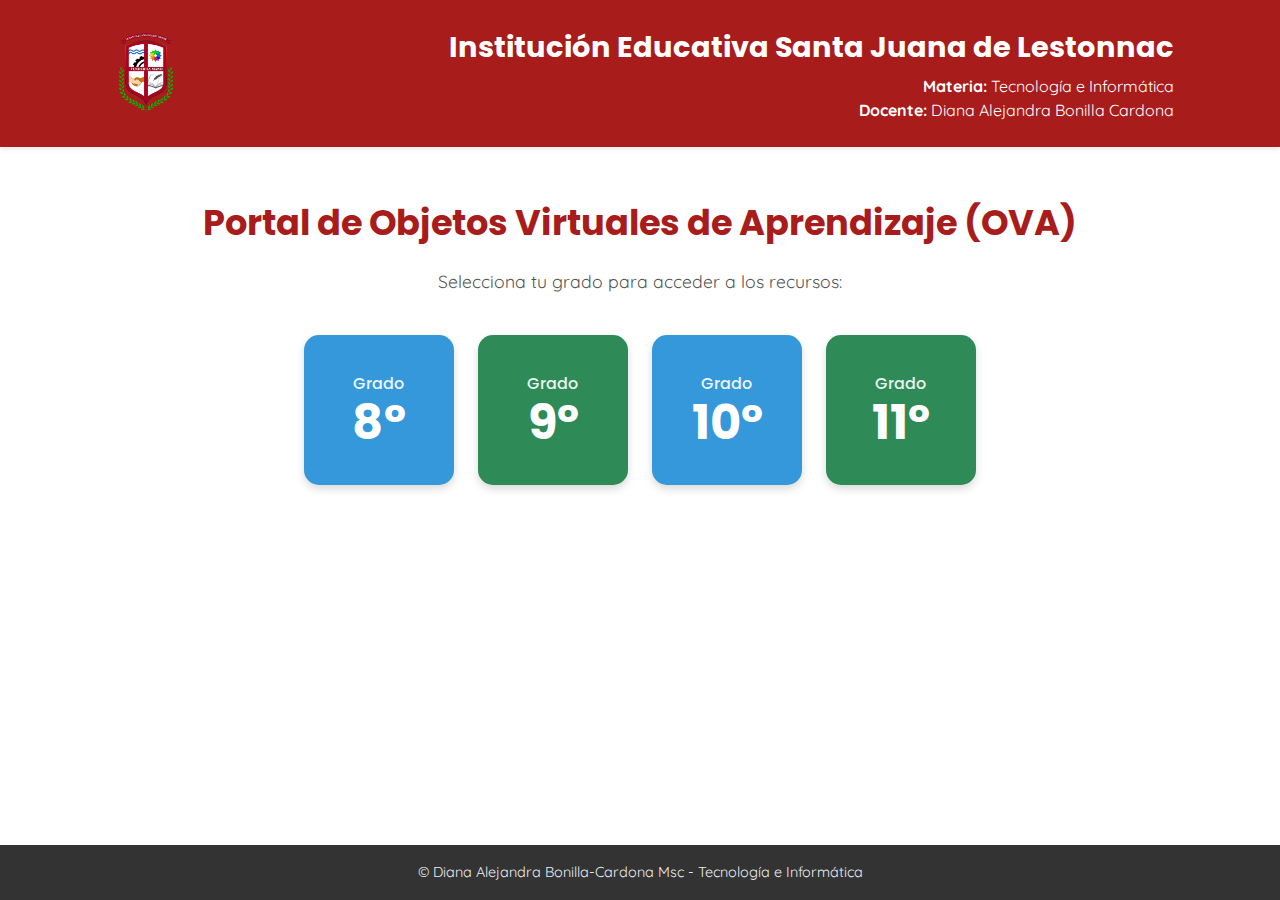
<file: index.html>
<!DOCTYPE html>
<html lang="es">
<head>
    <meta charset="UTF-8">
    <meta name="viewport" content="width=device-width, initial-scale=1.0">
    <title>Portal OVAs - Tecnología e Informátca</title>
    <link rel="stylesheet" href="estilos/portal_style.css">
    <link rel="preconnect" href="https://fonts.googleapis.com">
    <link rel="preconnect" href="https://fonts.gstatic.com" crossorigin>
    <link href="https://fonts.googleapis.com/css2?family=Poppins:wght@400;700&family=Quicksand:wght@500;700&display=swap" rel="stylesheet">
</head>
<body>

    <header class="portal-header">
        <div class="header-content container">
            <img src="imagenes\escudo-512x512-1-300x300.png" alt="Logo Institución Educativa Santa Juana de Lestonnac" class="school-logo">
            <div class="header-info">
                <h1>Institución Educativa Santa Juana de Lestonnac</h1>
                <p><strong>Materia:</strong> Tecnología e Informática</p>
                <p><strong>Docente:</strong> Diana Alejandra Bonilla Cardona</p>
            </div>
        </div>
    </header>

    <main class="container portal-main">
        <h2>Portal de Objetos Virtuales de Aprendizaje (OVA)</h2>
        <p class="portal-instructions">Selecciona tu grado para acceder a los recursos:</p>

        <div class="grade-buttons">
            <a href="ovas8.html" class="grade-btn grade-8">
                <span>Grado</span>
                <strong>8º</strong>
            </a>
            <a href="ovas9.html" class="grade-btn grade-9">
                <span>Grado</span>
                <strong>9º</strong>
            </a>
            <a href="ovas10.html" class="grade-btn grade-10">
                <span>Grado</span>
                <strong>10º</strong>
            </a>
            <a href="ovas11.html" class="grade-btn grade-11">
                <span>Grado</span>
                <strong>11º</strong>
            </a>
        </div>
    </main>

    <footer class="portal-footer">
        <p>&copy; Diana Alejandra Bonilla-Cardona Msc - Tecnología e Informática</p>
    </footer>

</body>
</html>
</file>
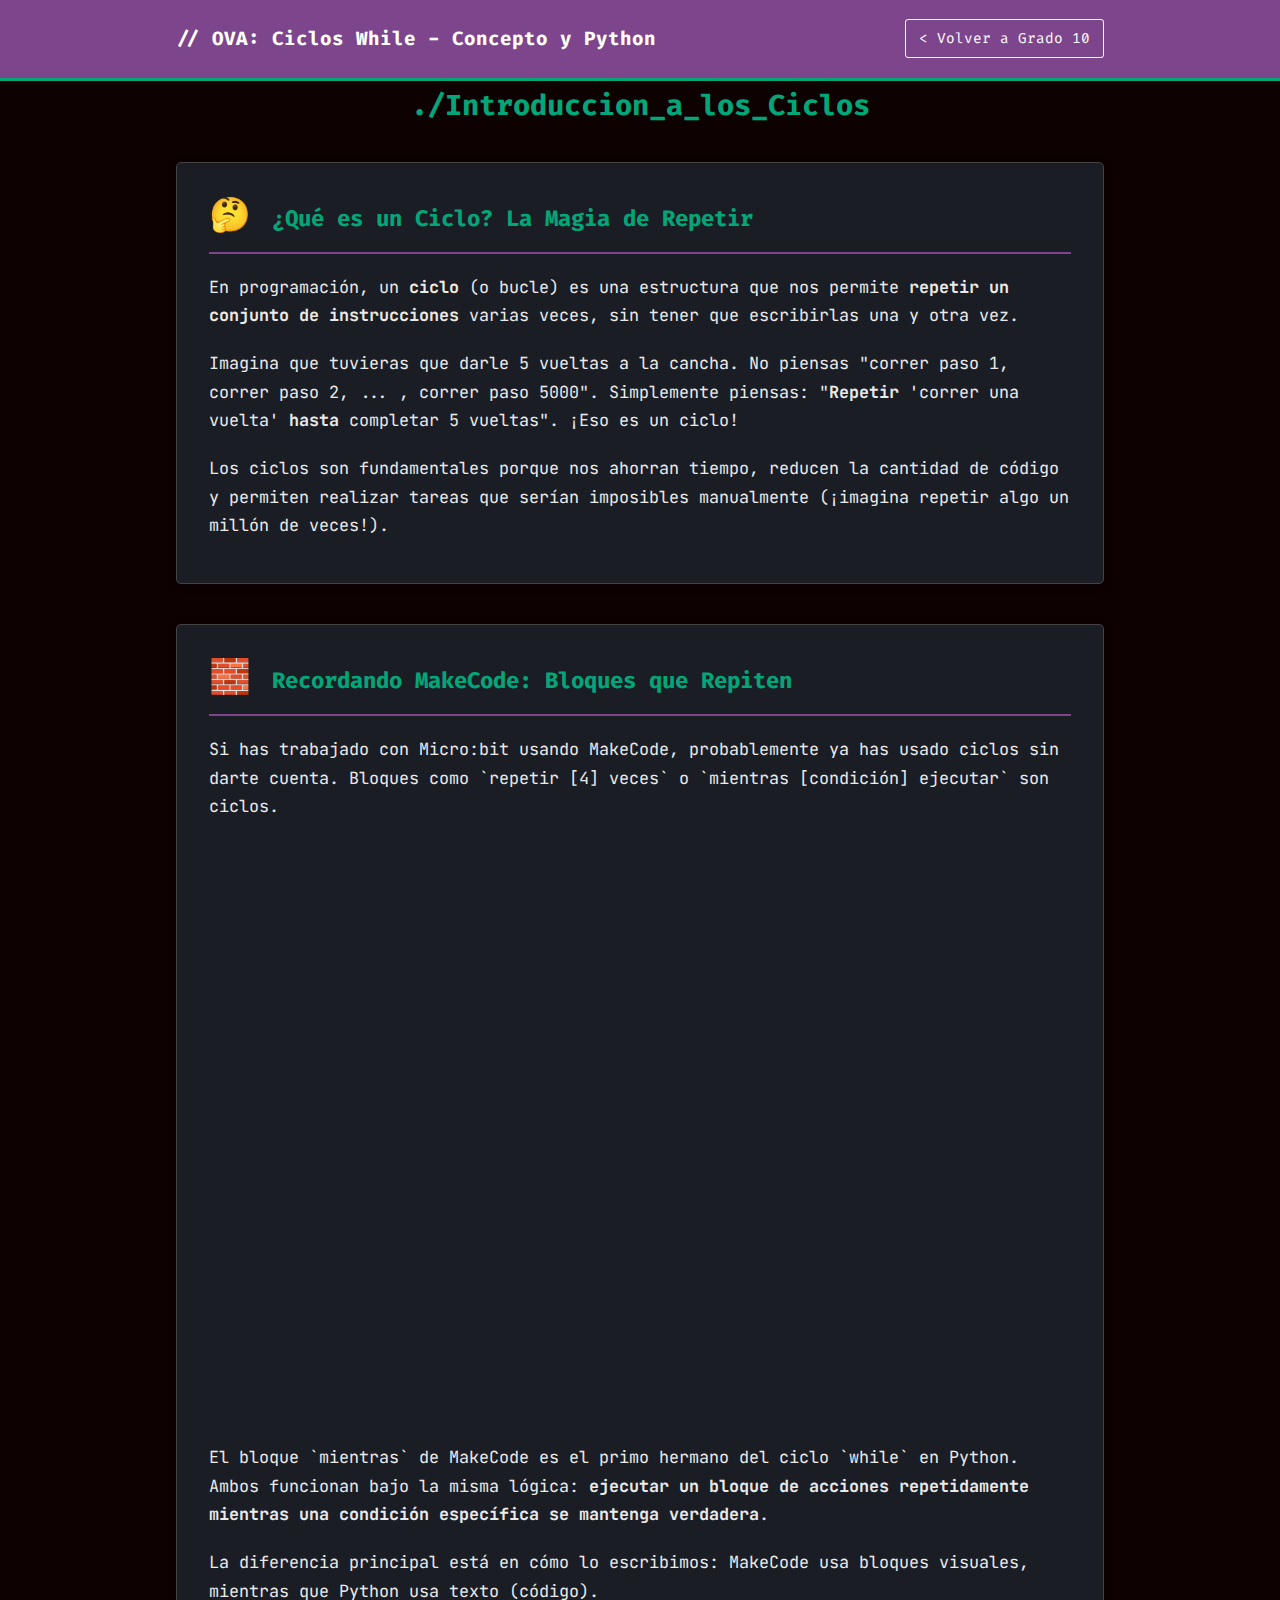
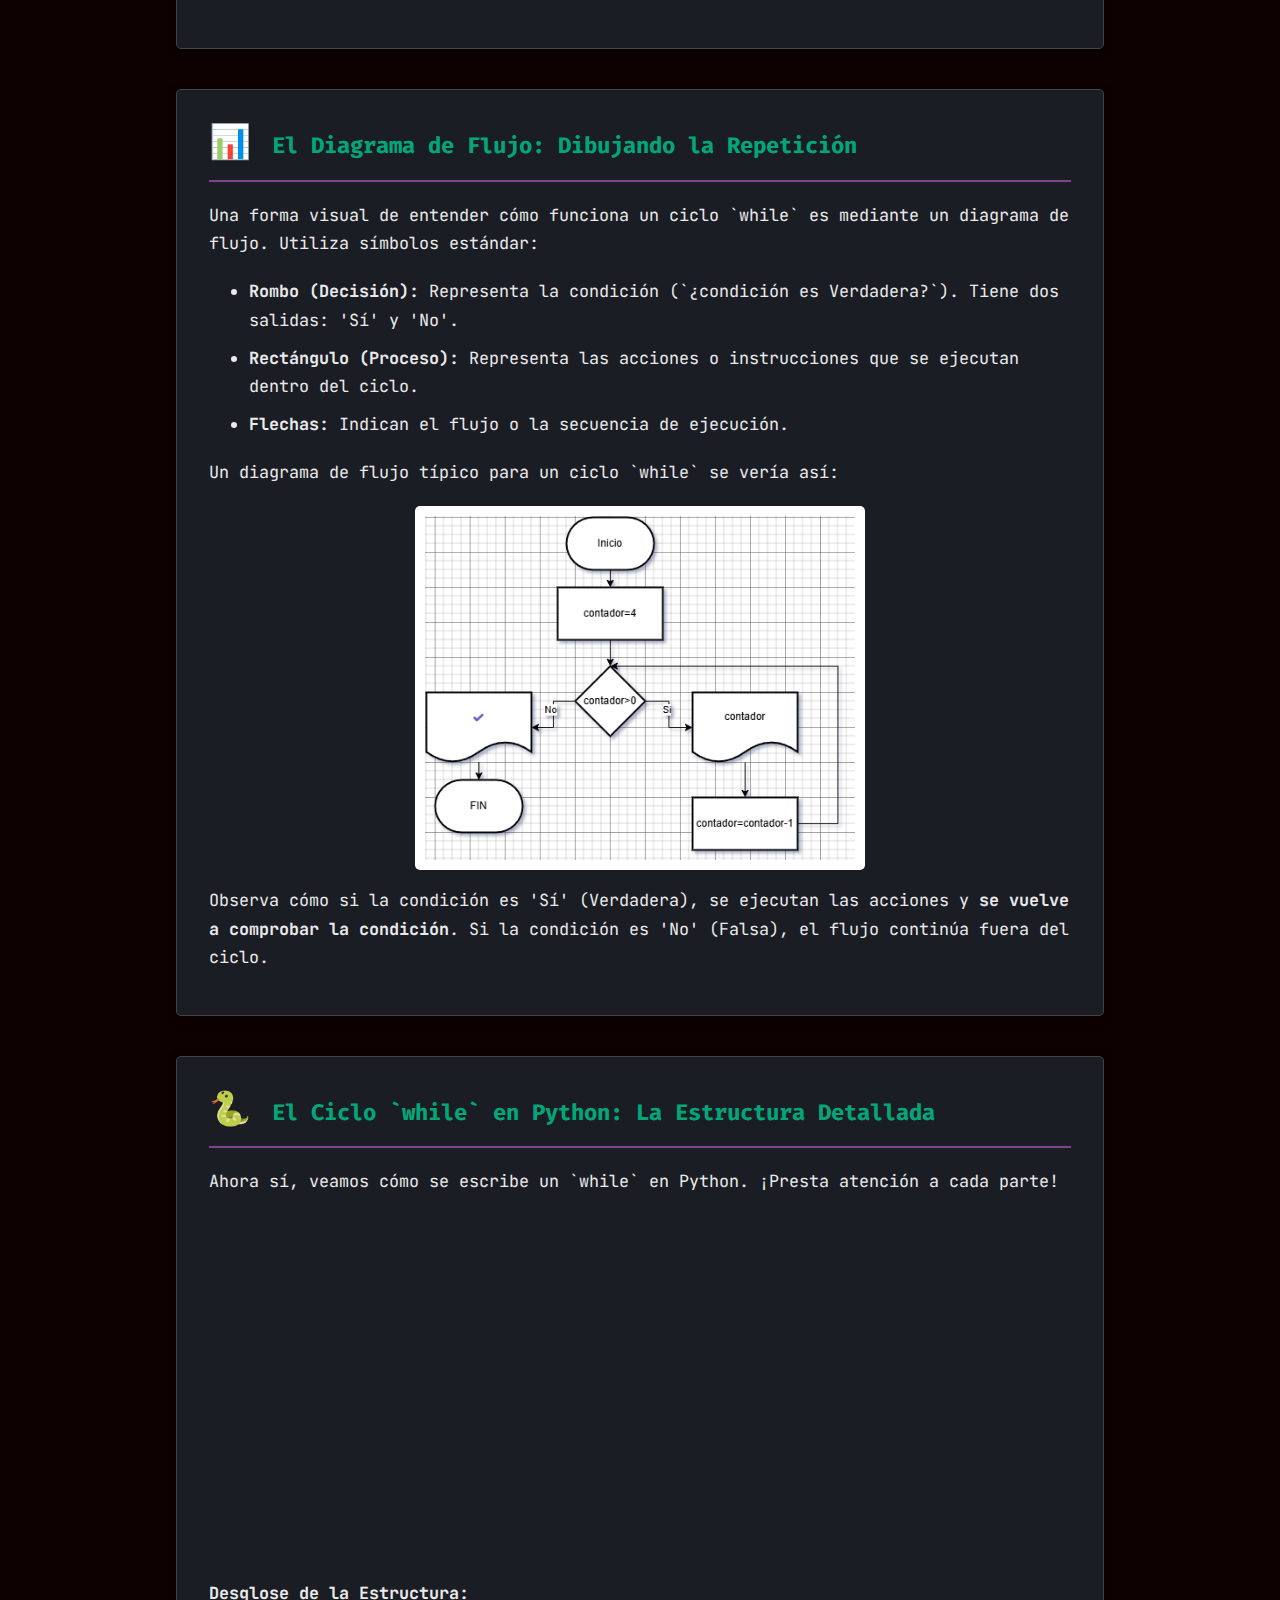
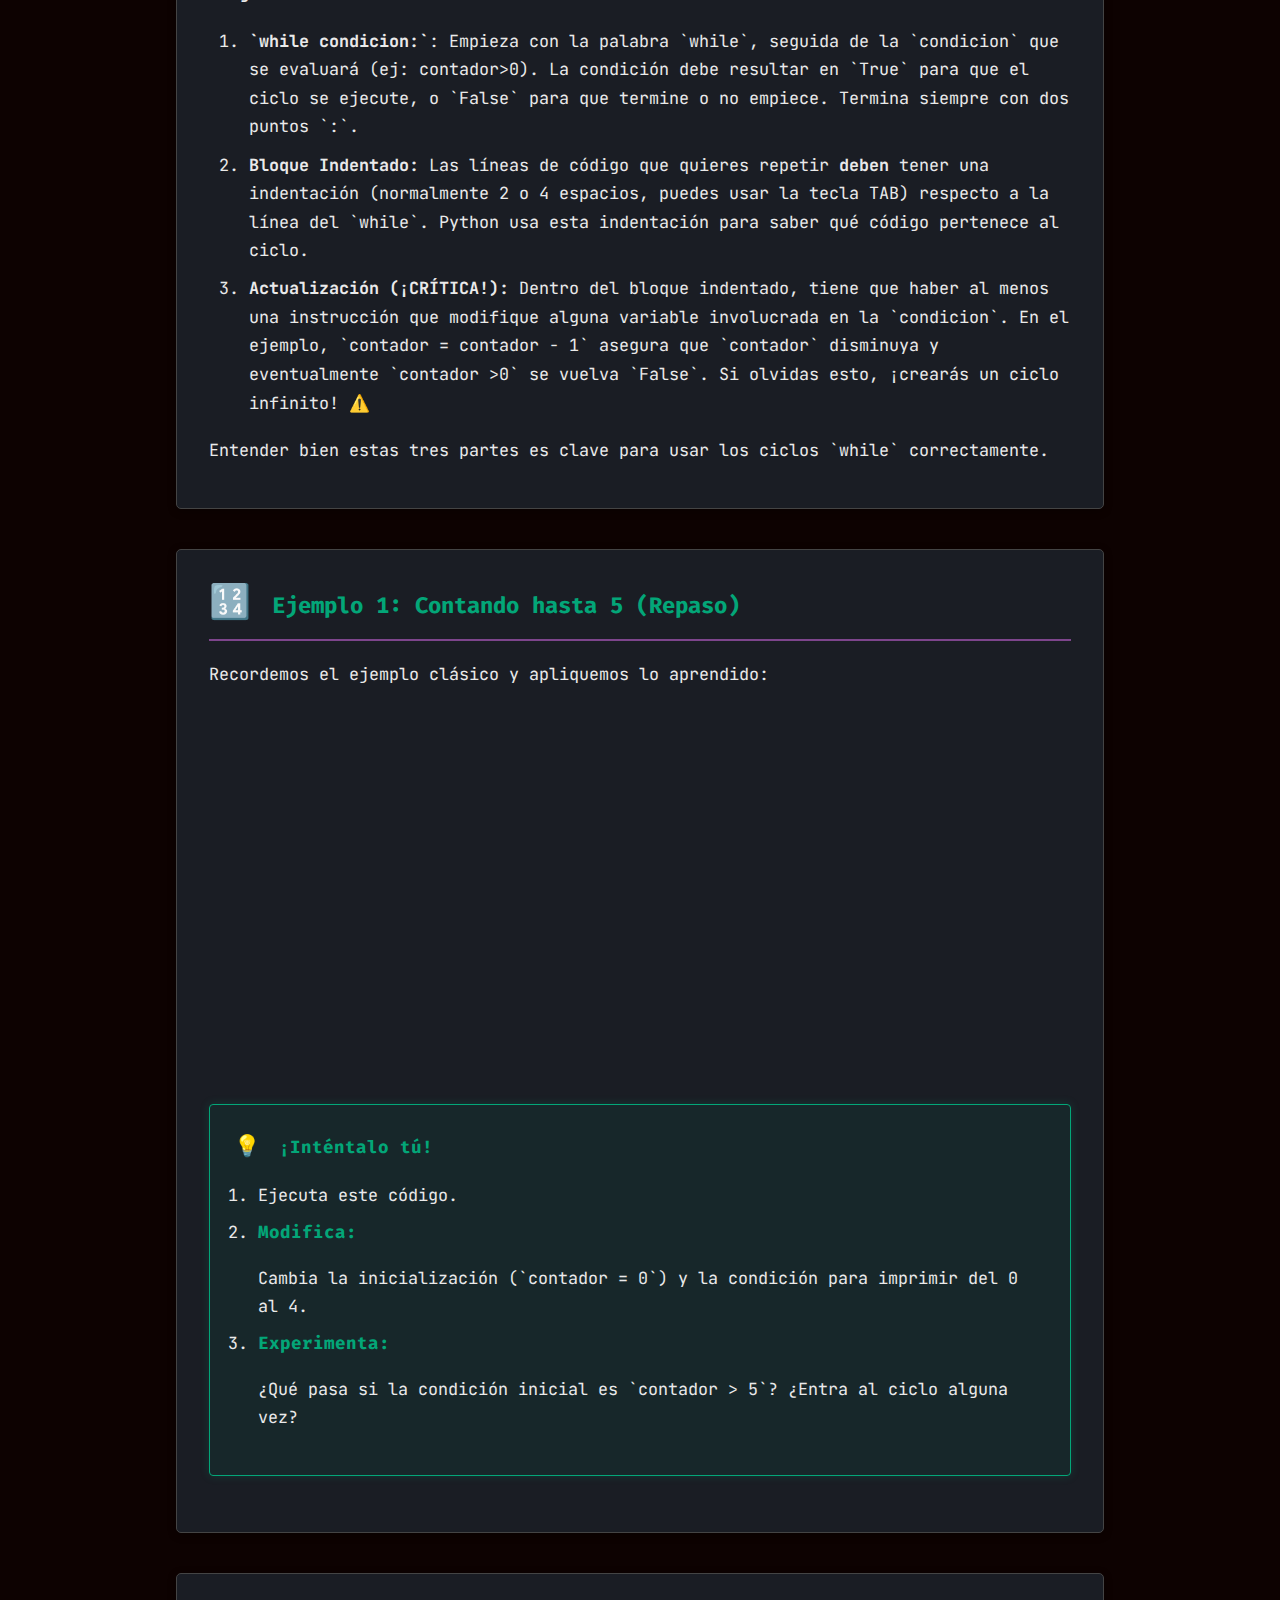
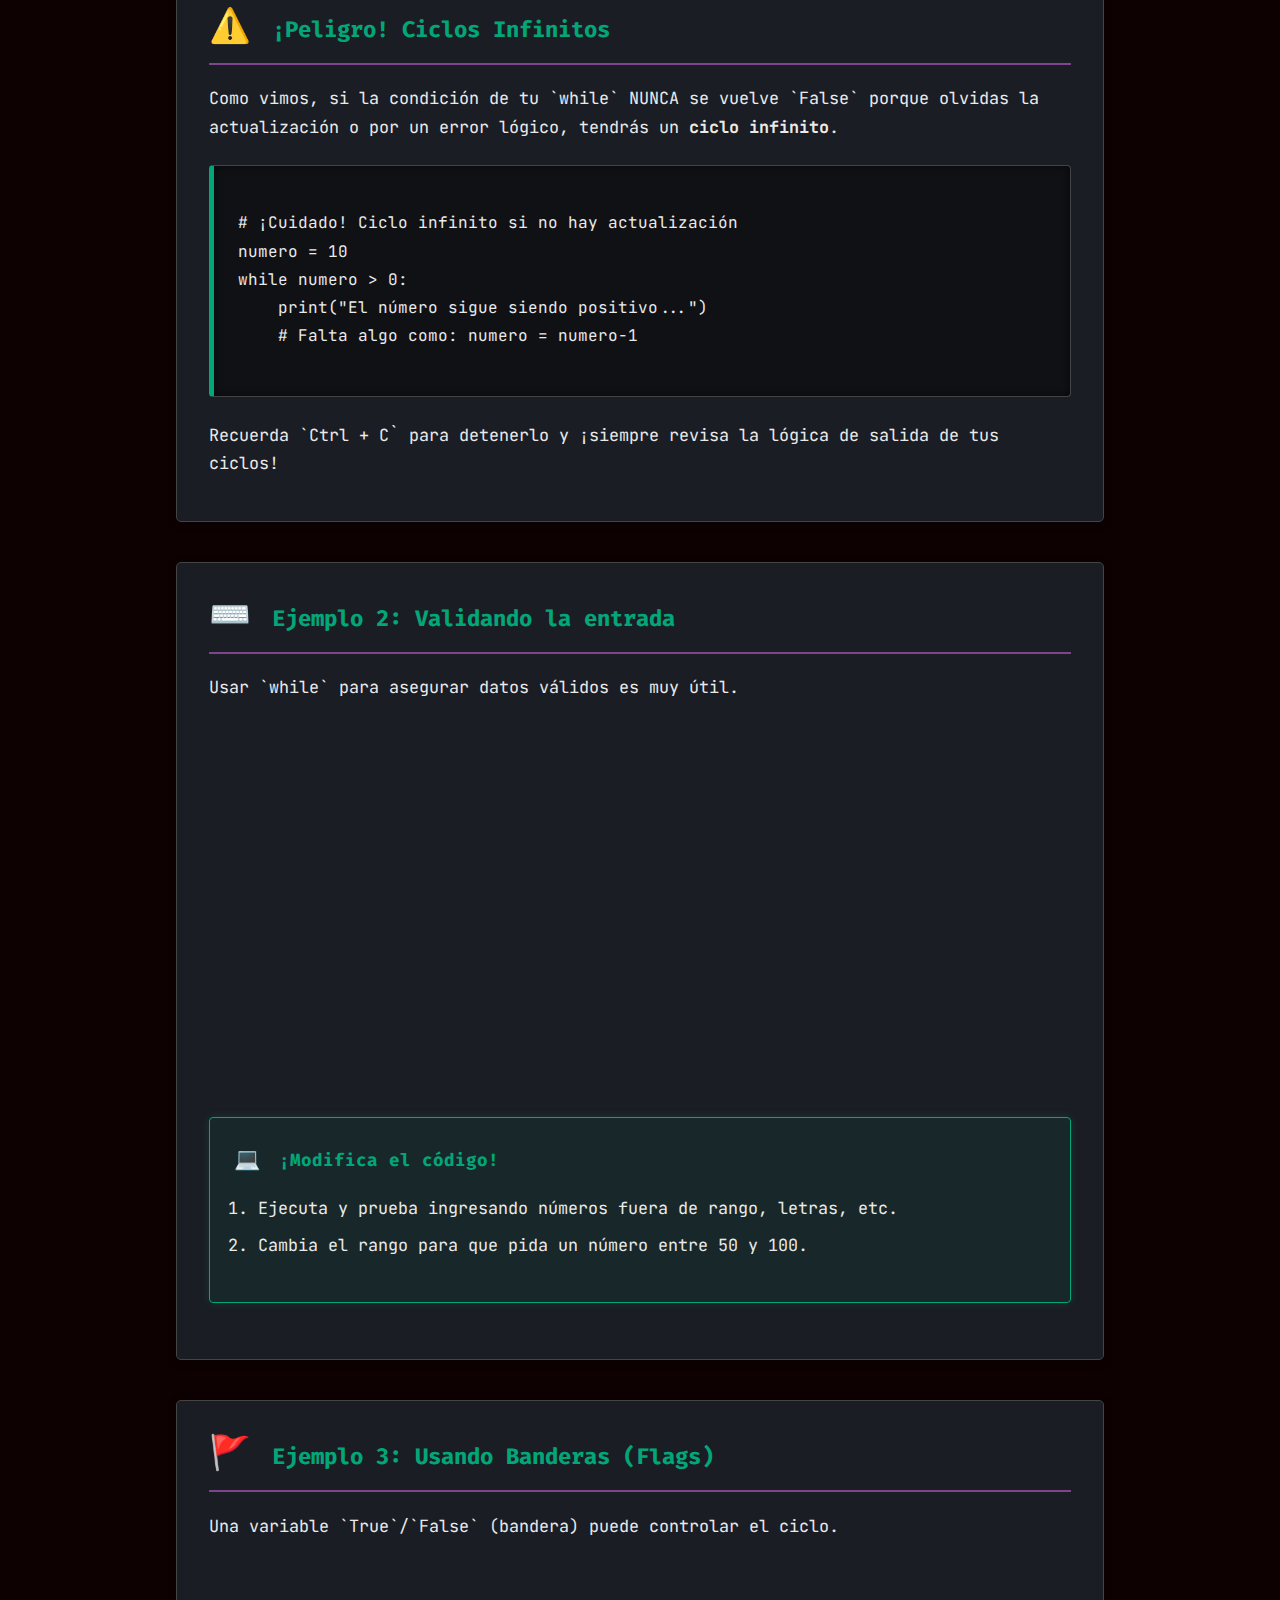
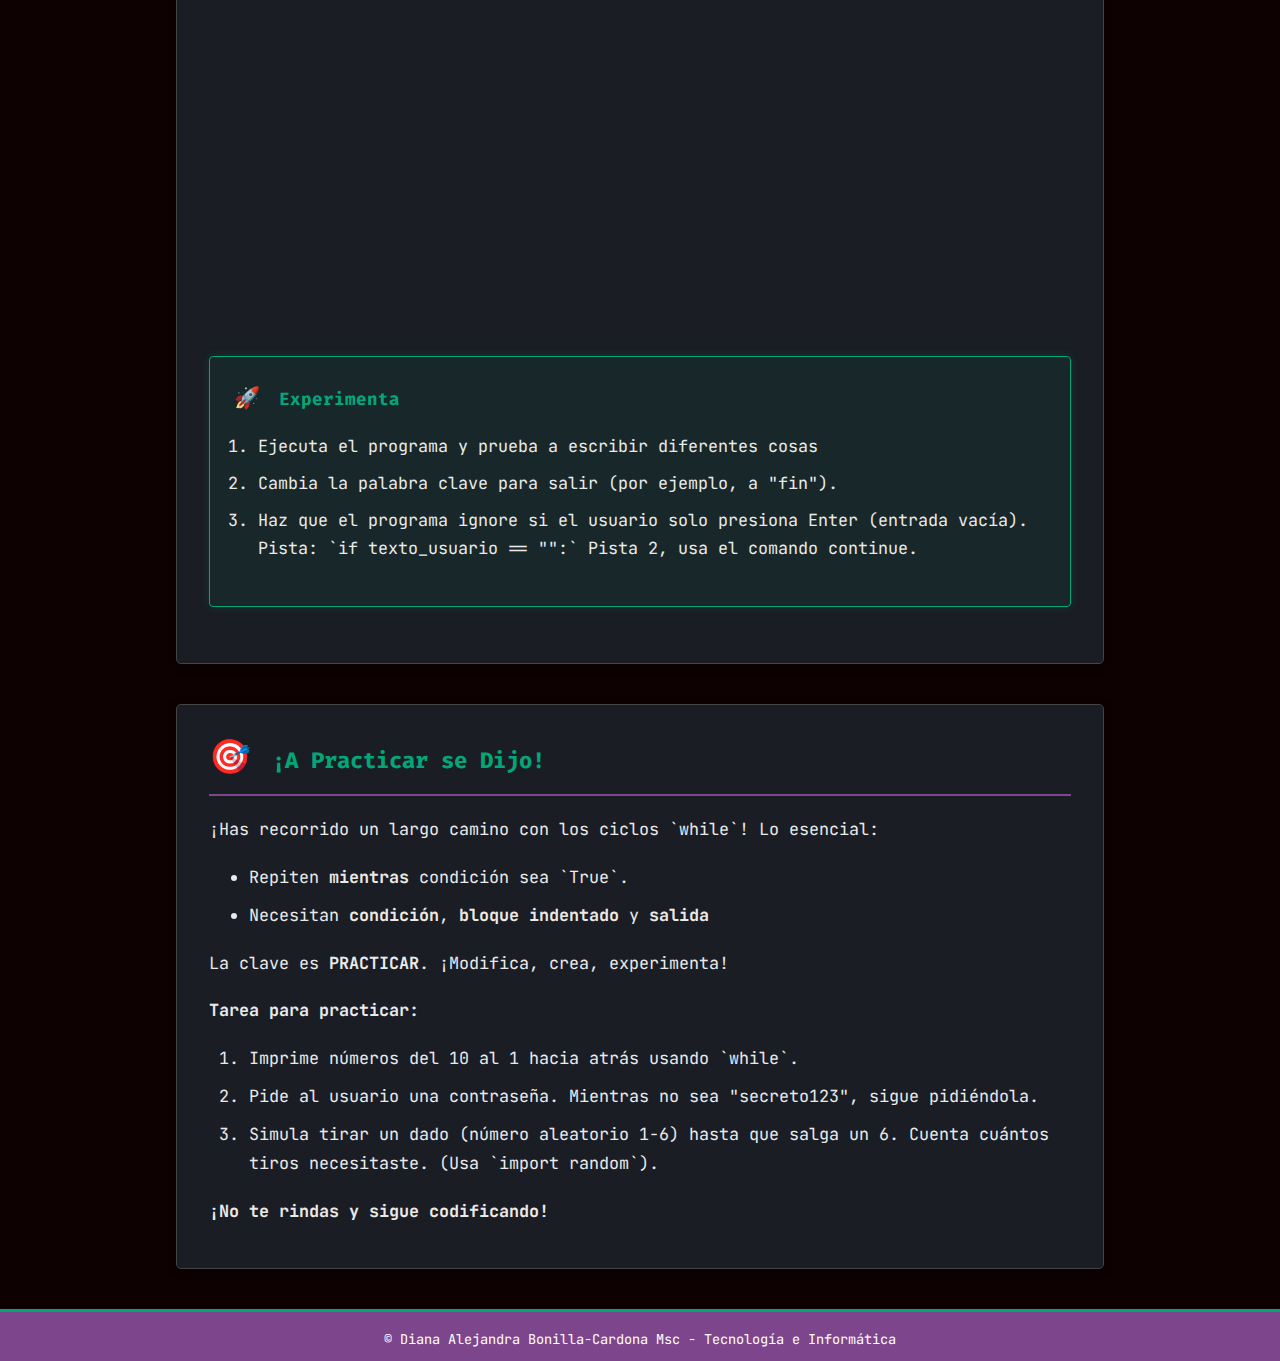
<file: ova101.html>
<!DOCTYPE html>
<html lang="es">
<head>
    <meta charset="UTF-8">
    <meta name="viewport" content="width=device-width, initial-scale=1.0">
    <title>OVA - Ciclos While: Concepto y Python</title>
    <link rel="stylesheet" href="estilos/grado10_style.css">
    <link rel="preconnect" href="https://fonts.googleapis.com">
    <link rel="preconnect" href="https://fonts.gstatic.com" crossorigin>
    <link href="https://fonts.googleapis.com/css2?family=Fira+Code:wght@400;700&family=JetBrains+Mono:wght@400;700&display=swap" rel="stylesheet">
</head>
<body>

    <header class="simple-header">
        <div class="container header-container">
            <h1>// OVA: Ciclos While - Concepto y Python</h1>
            <a href="ovas10.html" class="back-link">&lt; Volver a Grado 10</a>
        </div>
    </header>

    <main class="container">
        <h2>./Introduccion_a_los_Ciclos</h2>

        <section class="content-section">
            <h3><span style="font-size: 1.5em; margin-right: 0.5rem;">🤔</span> ¿Qué es un Ciclo? La Magia de Repetir</h3>
            <p>En programación, un <strong>ciclo</strong> (o bucle) es una estructura que nos permite <strong>repetir un conjunto de instrucciones</strong> varias veces, sin tener que escribirlas una y otra vez.</p>
            <p>Imagina que tuvieras que darle 5 vueltas a la cancha. No piensas "correr paso 1, correr paso 2, ... , correr paso 5000". Simplemente piensas: "<strong>Repetir</strong> 'correr una vuelta' <strong>hasta</strong> completar 5 vueltas". ¡Eso es un ciclo!</p>
            <p>Los ciclos son fundamentales porque nos ahorran tiempo, reducen la cantidad de código y permiten realizar tareas que serían imposibles manualmente (¡imagina repetir algo un millón de veces!).</p>
        </section>

        <section class="content-section">
            <h3><span style="font-size: 1.5em; margin-right: 0.5rem;">🧱</span> Recordando MakeCode: Bloques que Repiten</h3>
            <p>Si has trabajado con Micro:bit usando MakeCode, probablemente ya has usado ciclos sin darte cuenta. Bloques como `repetir [4] veces` o `mientras [condición] ejecutar` son ciclos.</p>
            <div style="position:relative;height:0;padding-bottom:70%;overflow:hidden;"><iframe style="position:absolute;top:0;left:0;width:100%;height:100%;" src="https://makecode.microbit.org/#pub:_fodFx8bVT509" frameborder="0" sandbox="allow-popups allow-forms allow-scripts allow-same-origin"></iframe></div>
            <p>El bloque `mientras` de MakeCode es el primo hermano del ciclo `while` en Python. Ambos funcionan bajo la misma lógica: <strong>ejecutar un bloque de acciones repetidamente mientras una condición específica se mantenga verdadera</strong>.</p>
            <p>La diferencia principal está en cómo lo escribimos: MakeCode usa bloques visuales, mientras que Python usa texto (código).</p>
        </section>

        <section class="content-section">
            <h3><span style="font-size: 1.5em; margin-right: 0.5rem;">📊</span> El Diagrama de Flujo: Dibujando la Repetición</h3>
            <p>Una forma visual de entender cómo funciona un ciclo `while` es mediante un diagrama de flujo. Utiliza símbolos estándar:</p>
            <ul>
                <li><strong>Rombo (Decisión):</strong> Representa la condición (`¿condición es Verdadera?`). Tiene dos salidas: 'Sí' y 'No'.</li>
                <li><strong>Rectángulo (Proceso):</strong> Representa las acciones o instrucciones que se ejecutan dentro del ciclo.</li>
                <li><strong>Flechas:</strong> Indican el flujo o la secuencia de ejecución.</li>
            </ul>
            <p>Un diagrama de flujo típico para un ciclo `while` se vería así:</p>
            <img src="imagenes/ciclos.png" alt="[Diagrama de flujo de un ciclo while: Flecha entra a Rombo (Condición?), si 'Sí' va a Rectángulo (Acciones) y vuelve al Rombo, si 'No' sale del ciclo]" style="max-width: 450px; margin: 1rem auto; display: block; background-color: #fff; padding: 10px; border-radius: 5px;">
            <p>Observa cómo si la condición es 'Sí' (Verdadera), se ejecutan las acciones y <strong>se vuelve a comprobar la condición</strong>. Si la condición es 'No' (Falsa), el flujo continúa fuera del ciclo.</p>
        </section>

        <section class="content-section">
            <h3><span style="font-size: 1.5em; margin-right: 0.5rem;">🐍</span> El Ciclo `while` en Python: La Estructura Detallada</h3>
            <p>Ahora sí, veamos cómo se escribe un `while` en Python. ¡Presta atención a cada parte!</p>
           <iframe src="https://trinket.io/embed/python3/c014781af55f" width="100%" height="356" frameborder="0" marginwidth="0" marginheight="0" allowfullscreen></iframe>
            <p><strong>Desglose de la Estructura:</strong></p>
            <ol>
                <li><strong>`while condicion:`</strong>: Empieza con la palabra `while`, seguida de la `condicion` que se evaluará (ej: contador>0). La condición debe resultar en `True` para que el ciclo se ejecute, o `False` para que termine o no empiece. Termina siempre con dos puntos `:`.</li>
                <li><strong>Bloque Indentado:</strong> Las líneas de código que quieres repetir <strong>deben</strong> tener una indentación (normalmente 2 o 4 espacios, puedes usar la tecla TAB) respecto a la línea del `while`. Python usa esta indentación para saber qué código pertenece al ciclo.</li>
                <li><strong>Actualización (¡CRÍTICA!):</strong> Dentro del bloque indentado, tiene que haber al menos una instrucción que modifique alguna variable involucrada en la `condicion`. En el ejemplo, `contador = contador - 1` asegura que `contador` disminuya y eventualmente `contador >0` se vuelva `False`. Si olvidas esto, ¡crearás un ciclo infinito! ⚠️</li>
            </ol>
            <p>Entender bien estas tres partes es clave para usar los ciclos `while` correctamente.</p>
        </section>

        <section class="content-section">
            <h3><span style="font-size: 1.5em; margin-right: 0.5rem;">🔢</span> Ejemplo 1: Contando hasta 5 (Repaso)</h3>
            <p>Recordemos el ejemplo clásico y apliquemos lo aprendido:</p>
           <iframe src="https://trinket.io/embed/python3/8caebad3cf57" width="100%" height="356" frameborder="0" marginwidth="0" marginheight="0" allowfullscreen></iframe>
            <div class="interactive-prompt">
                <strong><span style="font-size: 1.2em; margin-right: 0.5rem;">💡</span> ¡Inténtalo tú!</strong>
                <ol>
                    <li> Ejecuta este código.</li>
                    <li><strong>Modifica:</strong> Cambia la inicialización (`contador = 0`) y la condición para imprimir del 0 al 4.</li>
                    <li><strong>Experimenta:</strong> ¿Qué pasa si la condición inicial es `contador > 5`? ¿Entra al ciclo alguna vez?</li>
                </ol>
            </div>
        </section>

        <section class="content-section">
            <h3><span style="font-size: 1.5em; margin-right: 0.5rem;">⚠️</span> ¡Peligro! Ciclos Infinitos</h3>
             <p>Como vimos, si la condición de tu `while` NUNCA se vuelve `False` porque olvidas la actualización o por un error lógico, tendrás un <strong>ciclo infinito</strong>.</p>
            <pre><code class="language-python">
# ¡Cuidado! Ciclo infinito si no hay actualización
numero = 10
while numero > 0:
    print("El número sigue siendo positivo...")
    # Falta algo como: numero = numero-1
            </code></pre>
            <p>Recuerda `Ctrl + C` para detenerlo y ¡siempre revisa la lógica de salida de tus ciclos!</p>
        </section>

        <section class="content-section">
            <h3><span style="font-size: 1.5em; margin-right: 0.5rem;">⌨️</span> Ejemplo 2: Validando la entrada</h3>
            <p>Usar `while` para asegurar datos válidos es muy útil.</p>
       <iframe src="https://trinket.io/embed/python3/a392cb349671" width="100%" height="356" frameborder="0" marginwidth="0" marginheight="0" allowfullscreen></iframe>     
             <div class="interactive-prompt">
                <strong><span style="font-size: 1.2em; margin-right: 0.5rem;">💻</span> ¡Modifica el código!</strong>
                <ol>
                    <li>Ejecuta y prueba ingresando números fuera de rango, letras, etc.</li>
                    <li>Cambia el rango para que pida un número entre 50 y 100.</li>
                </ol>
            </div>
        </section>

        <section class="content-section">
            <h3><span style="font-size: 1.5em; margin-right: 0.5rem;">🚩</span> Ejemplo 3: Usando Banderas (Flags)</h3>
            <p>Una variable `True`/`False` (bandera) puede controlar el ciclo.</p>
            <iframe src="https://trinket.io/embed/python3/cf4fc78eddd0" width="100%" height="356" frameborder="0" marginwidth="0" marginheight="0" allowfullscreen></iframe>
             <div class="interactive-prompt">
                <strong><span style="font-size: 1.2em; margin-right: 0.5rem;">🚀</span> Experimenta</strong>
                <ol>
                  <li>Ejecuta el programa y prueba a escribir diferentes cosas</li>
                    <li>Cambia la palabra clave para salir (por ejemplo, a "fin").</li>
                    <li>Haz que el programa ignore si el usuario solo presiona Enter (entrada vacía). Pista: `if texto_usuario == "":` Pista 2, usa el comando continue.</li>
                </ol>
            </div>
        </section>

       

        <section class="content-section">
            <h3><span style="font-size: 1.5em; margin-right: 0.5rem;">🎯</span> ¡A Practicar se Dijo!</h3>
            <p>¡Has recorrido un largo camino con los ciclos `while`! Lo esencial:</p>
            <ul>
                <li>Repiten <strong>mientras</strong> condición sea `True`.</li>
                <li>Necesitan <strong>condición</strong>, <strong>bloque indentado</strong> y <strong>salida</strong> </li>
            </ul>
            <p>La clave es <strong>PRACTICAR</strong>. ¡Modifica, crea, experimenta!</p>
            <p><strong>Tarea para practicar:</strong></p>
            <ol>
                <li>Imprime números del 10 al 1 hacia atrás usando `while`.</li>
                <li>Pide al usuario una contraseña. Mientras no sea "secreto123", sigue pidiéndola.</li>
                <li>Simula tirar un dado (número aleatorio 1-6) hasta que salga un 6. Cuenta cuántos tiros necesitaste. (Usa `import random`).</li>
            </ol>
            <p><strong>¡No te rindas y sigue codificando!</strong></p>
        </section>

    </main>

    <footer class="portal-footer">
       &copy; Diana Alejandra Bonilla-Cardona Msc - Tecnología e Informática
    </footer>

</body>
</html>
</file>
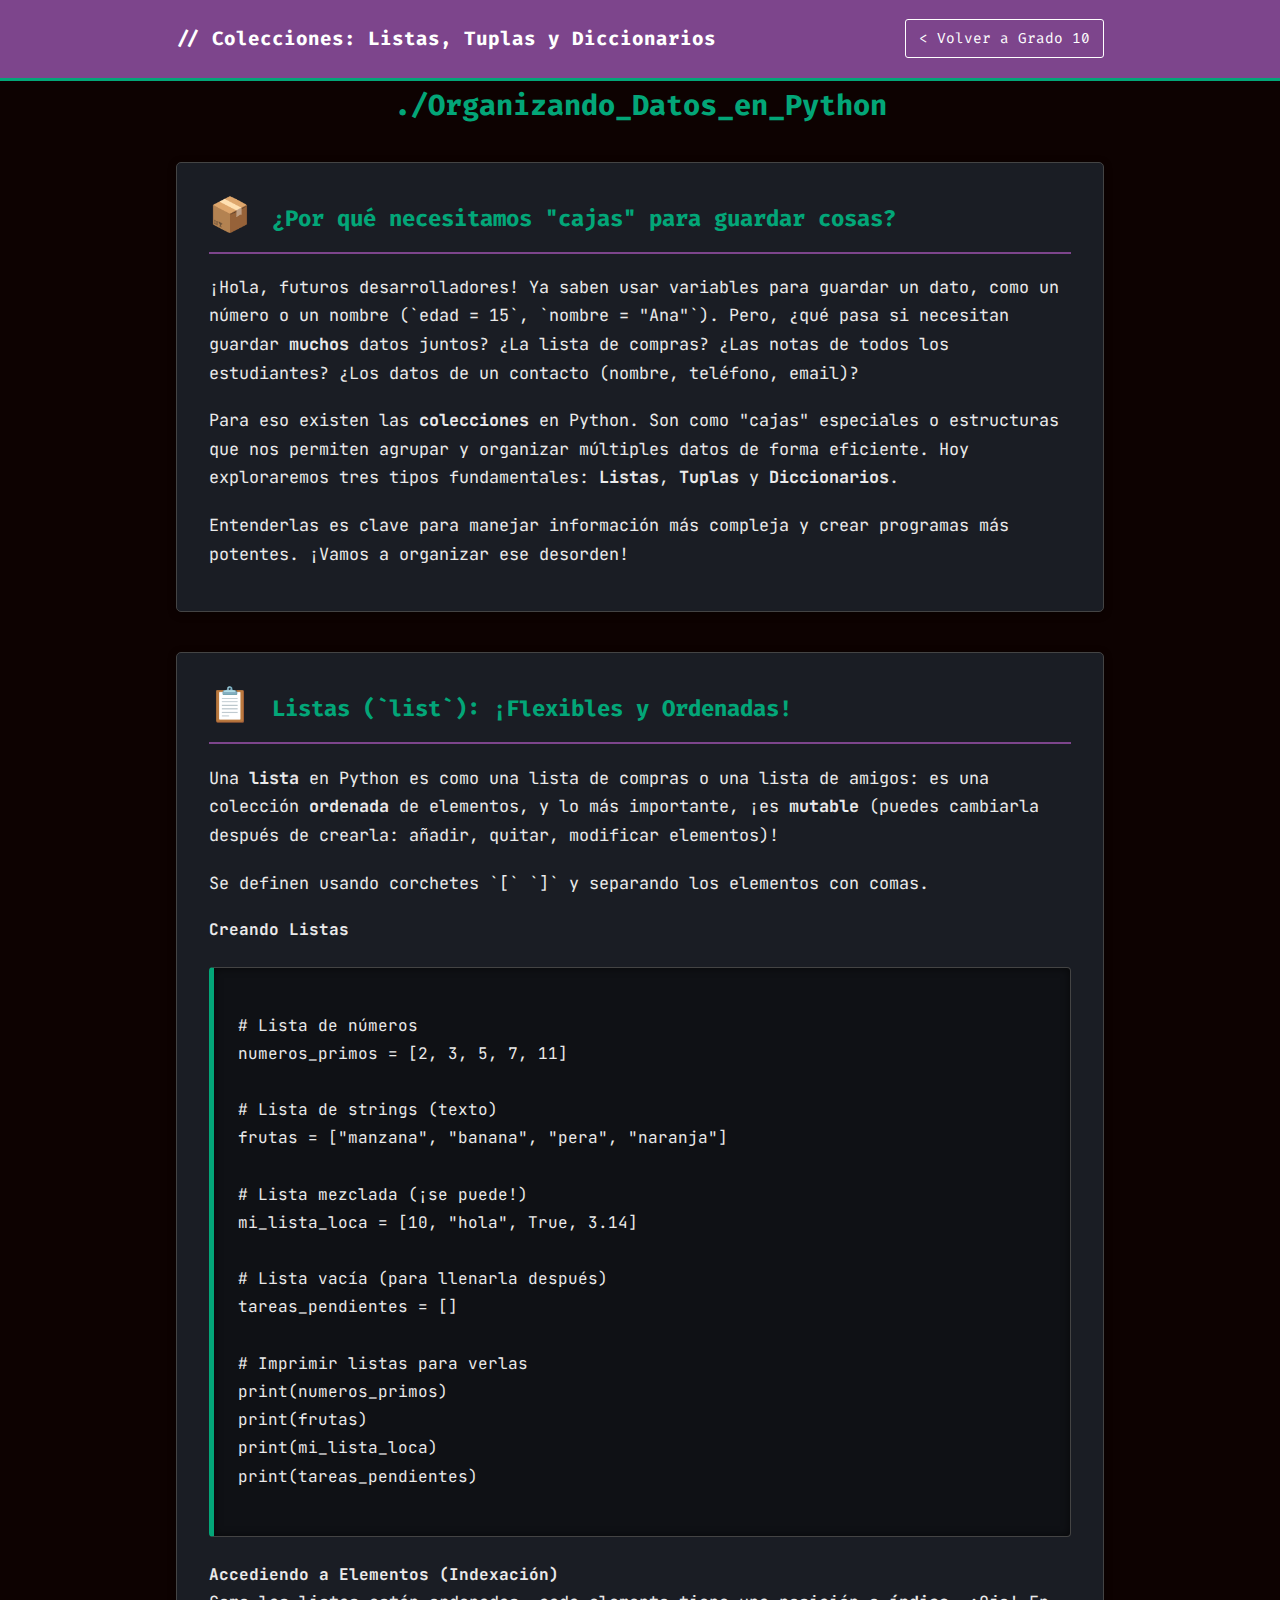
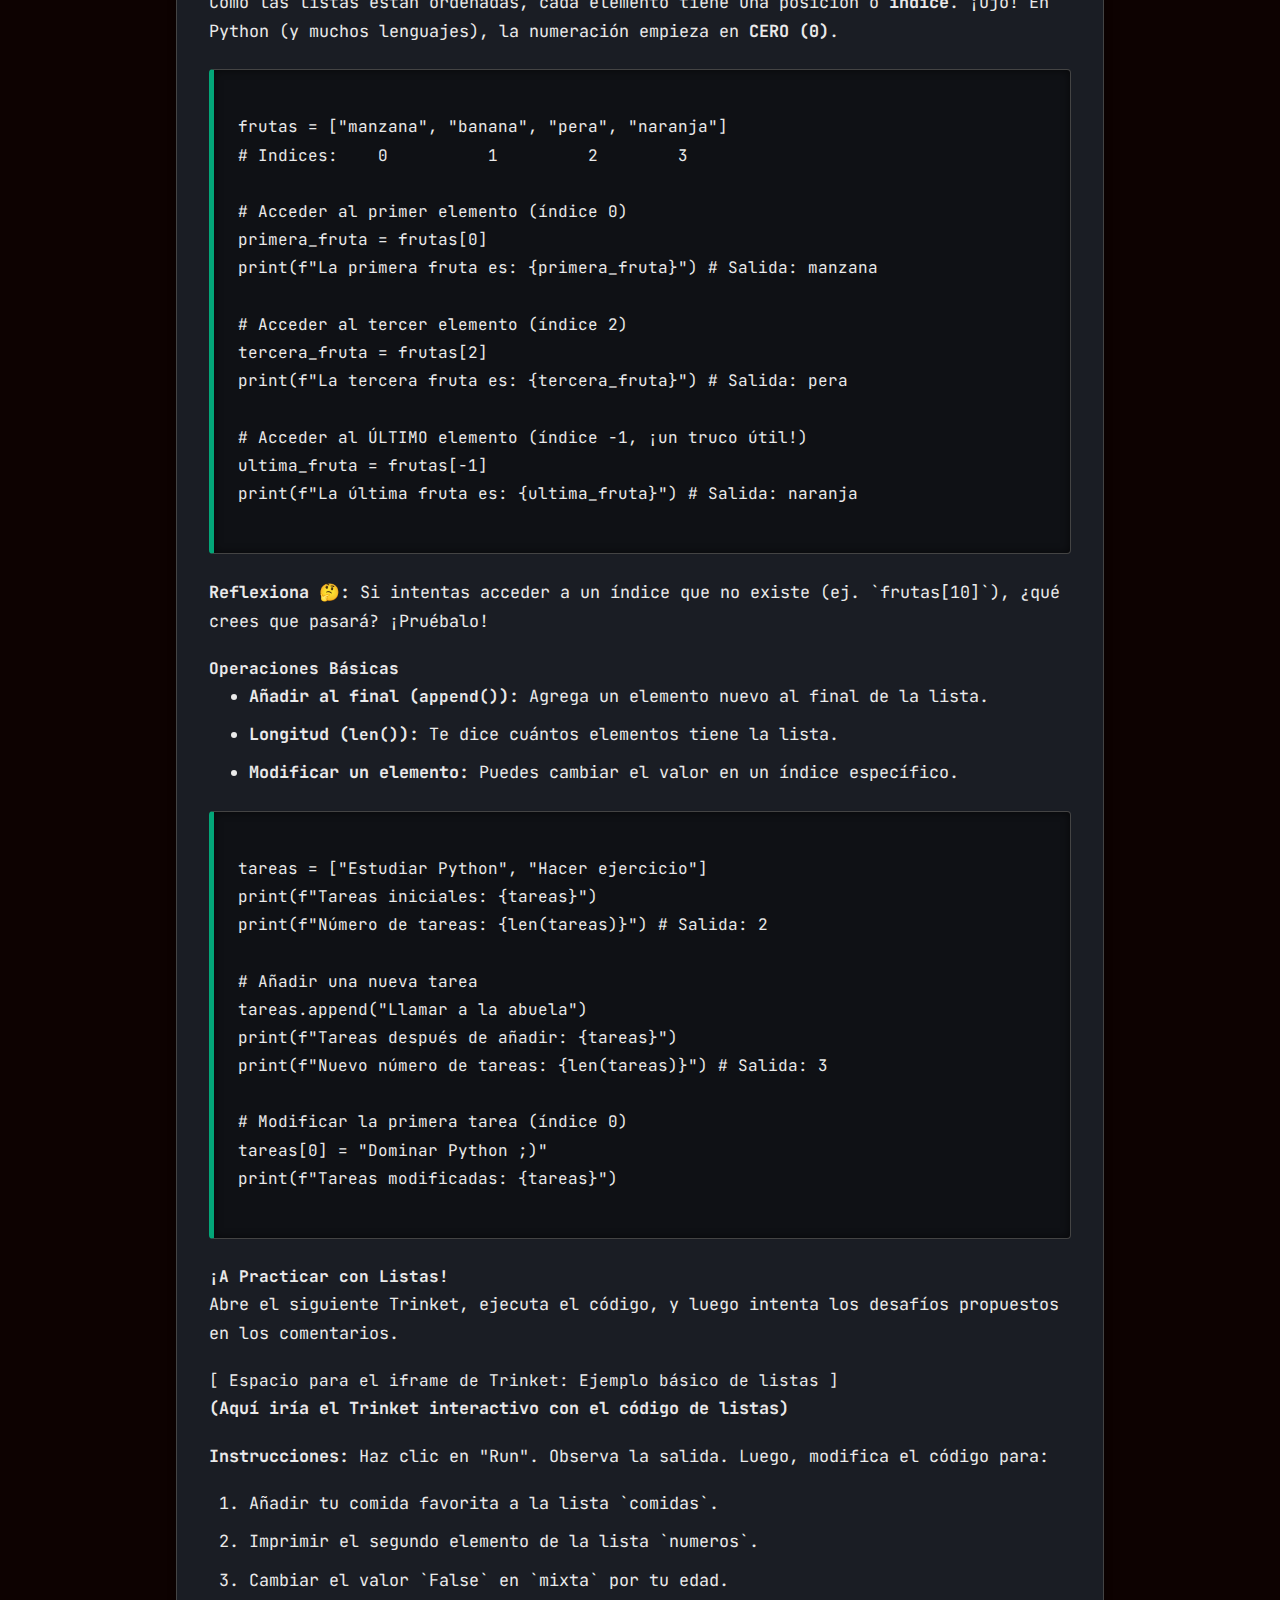
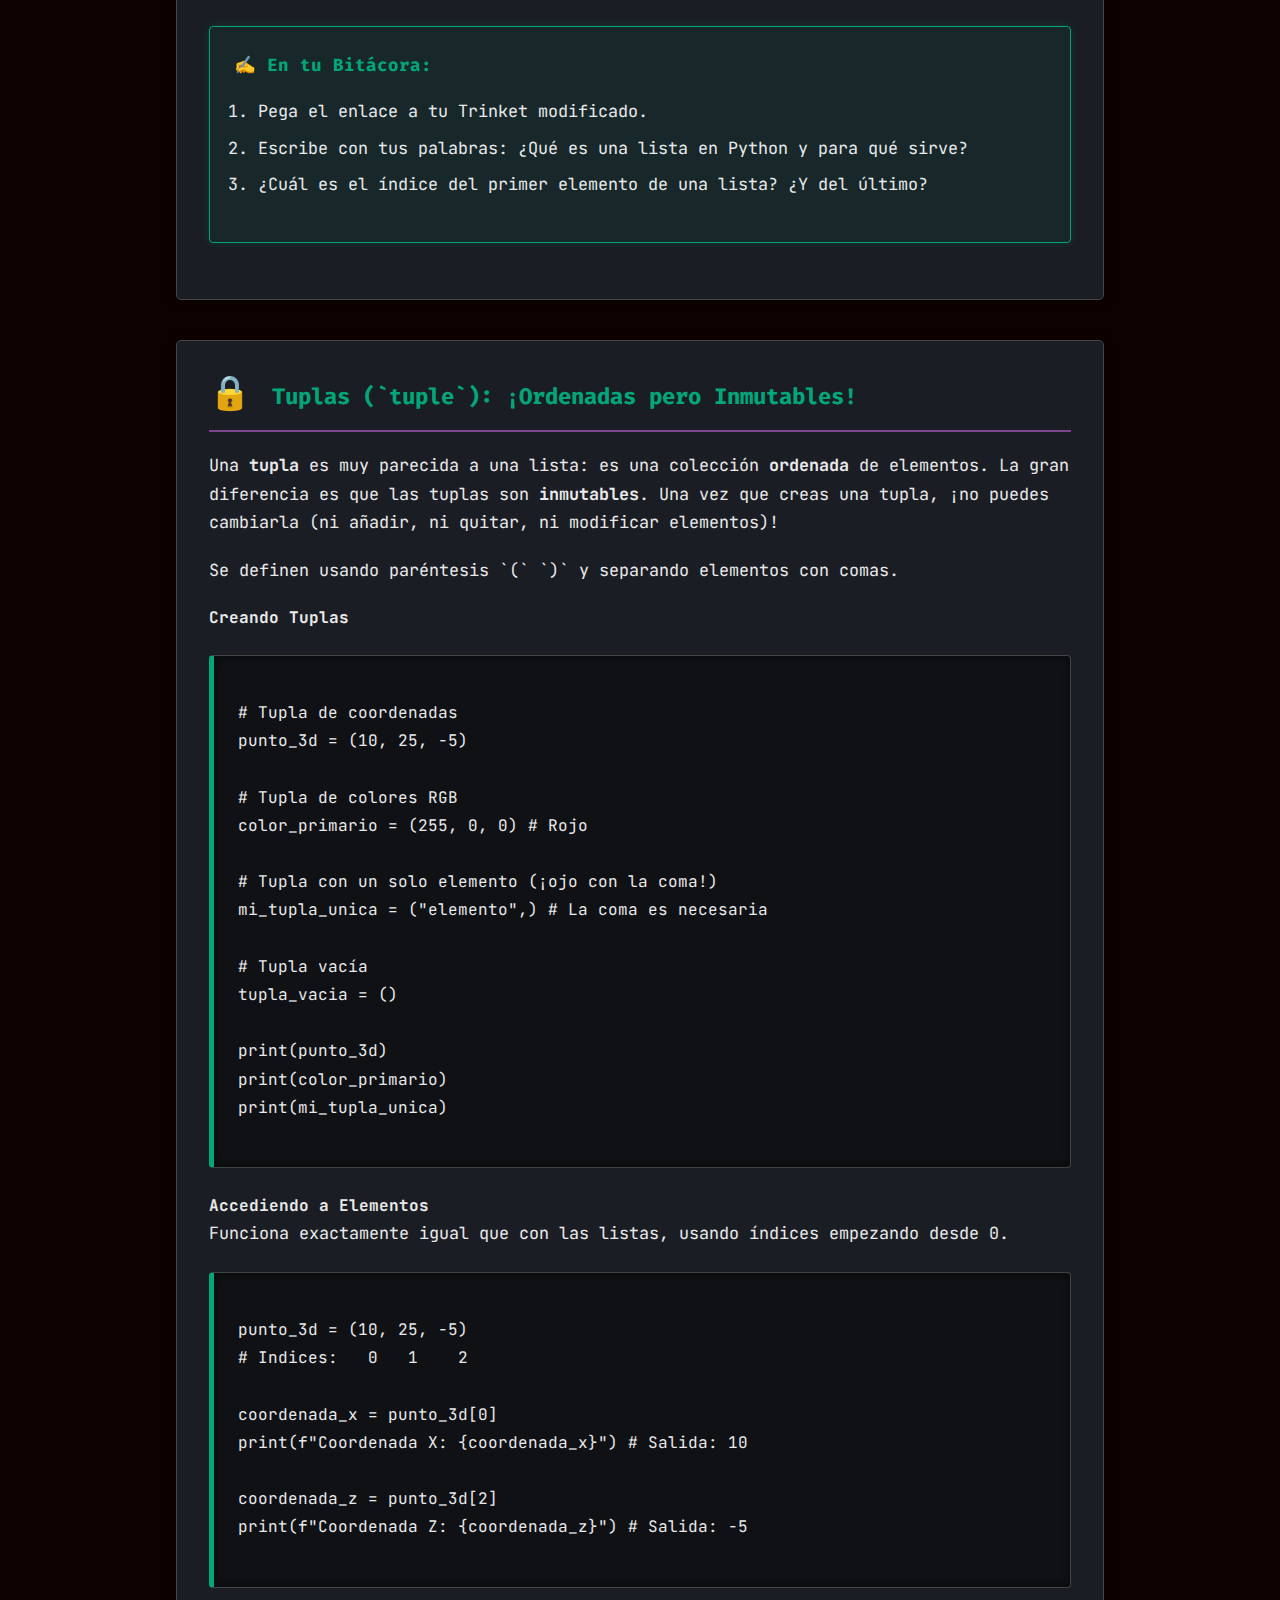
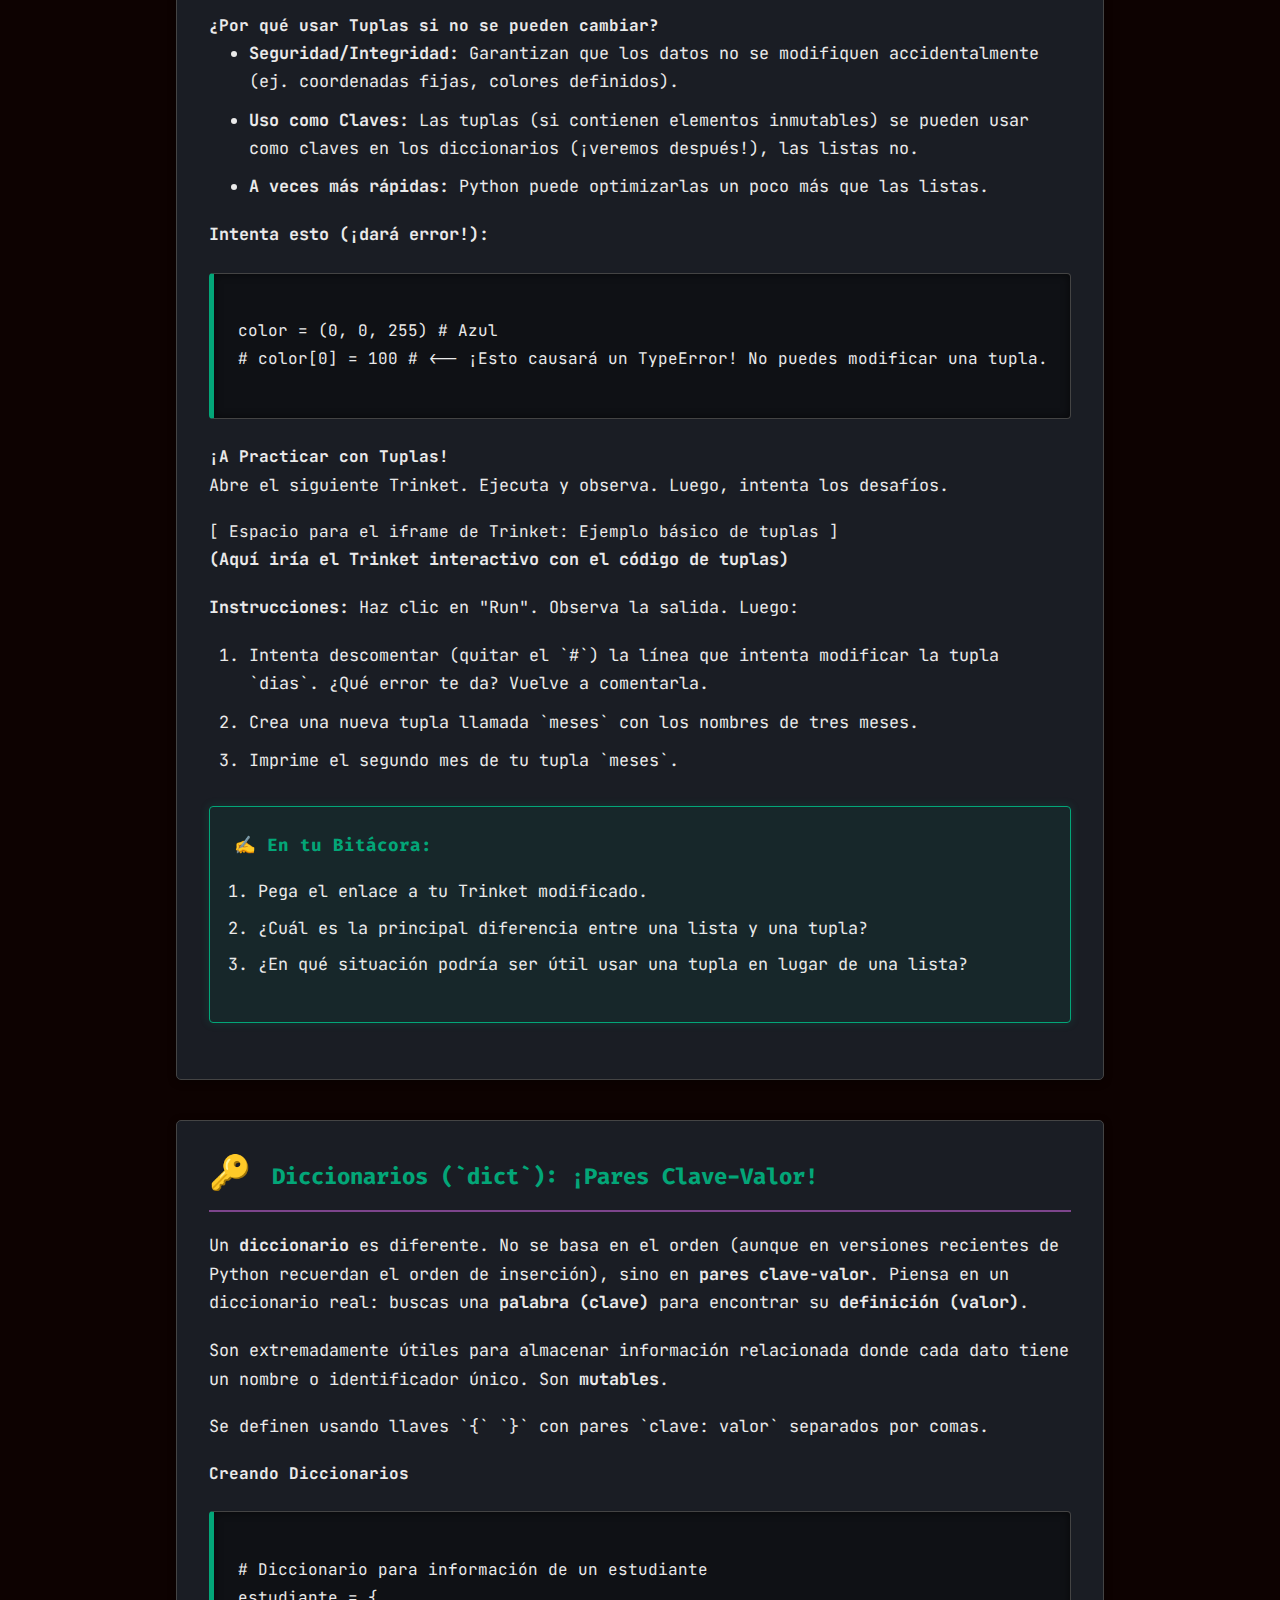
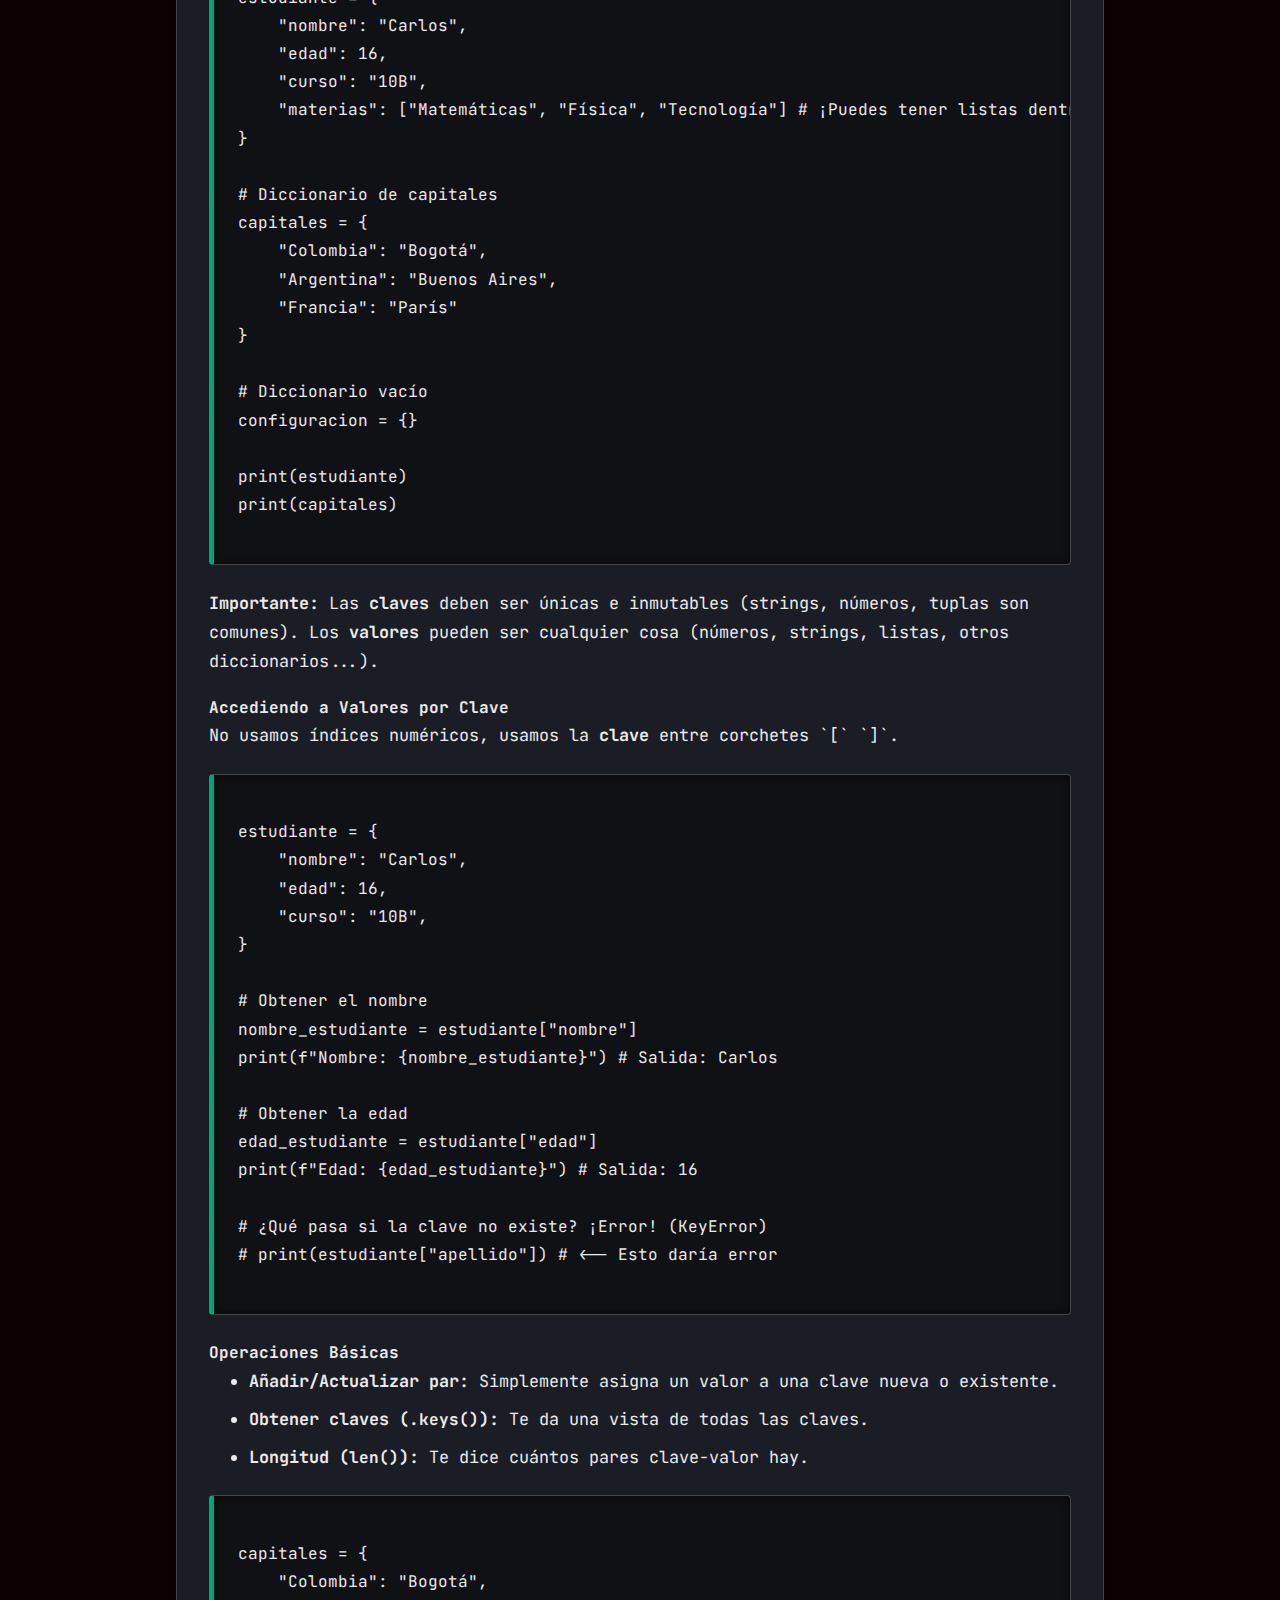
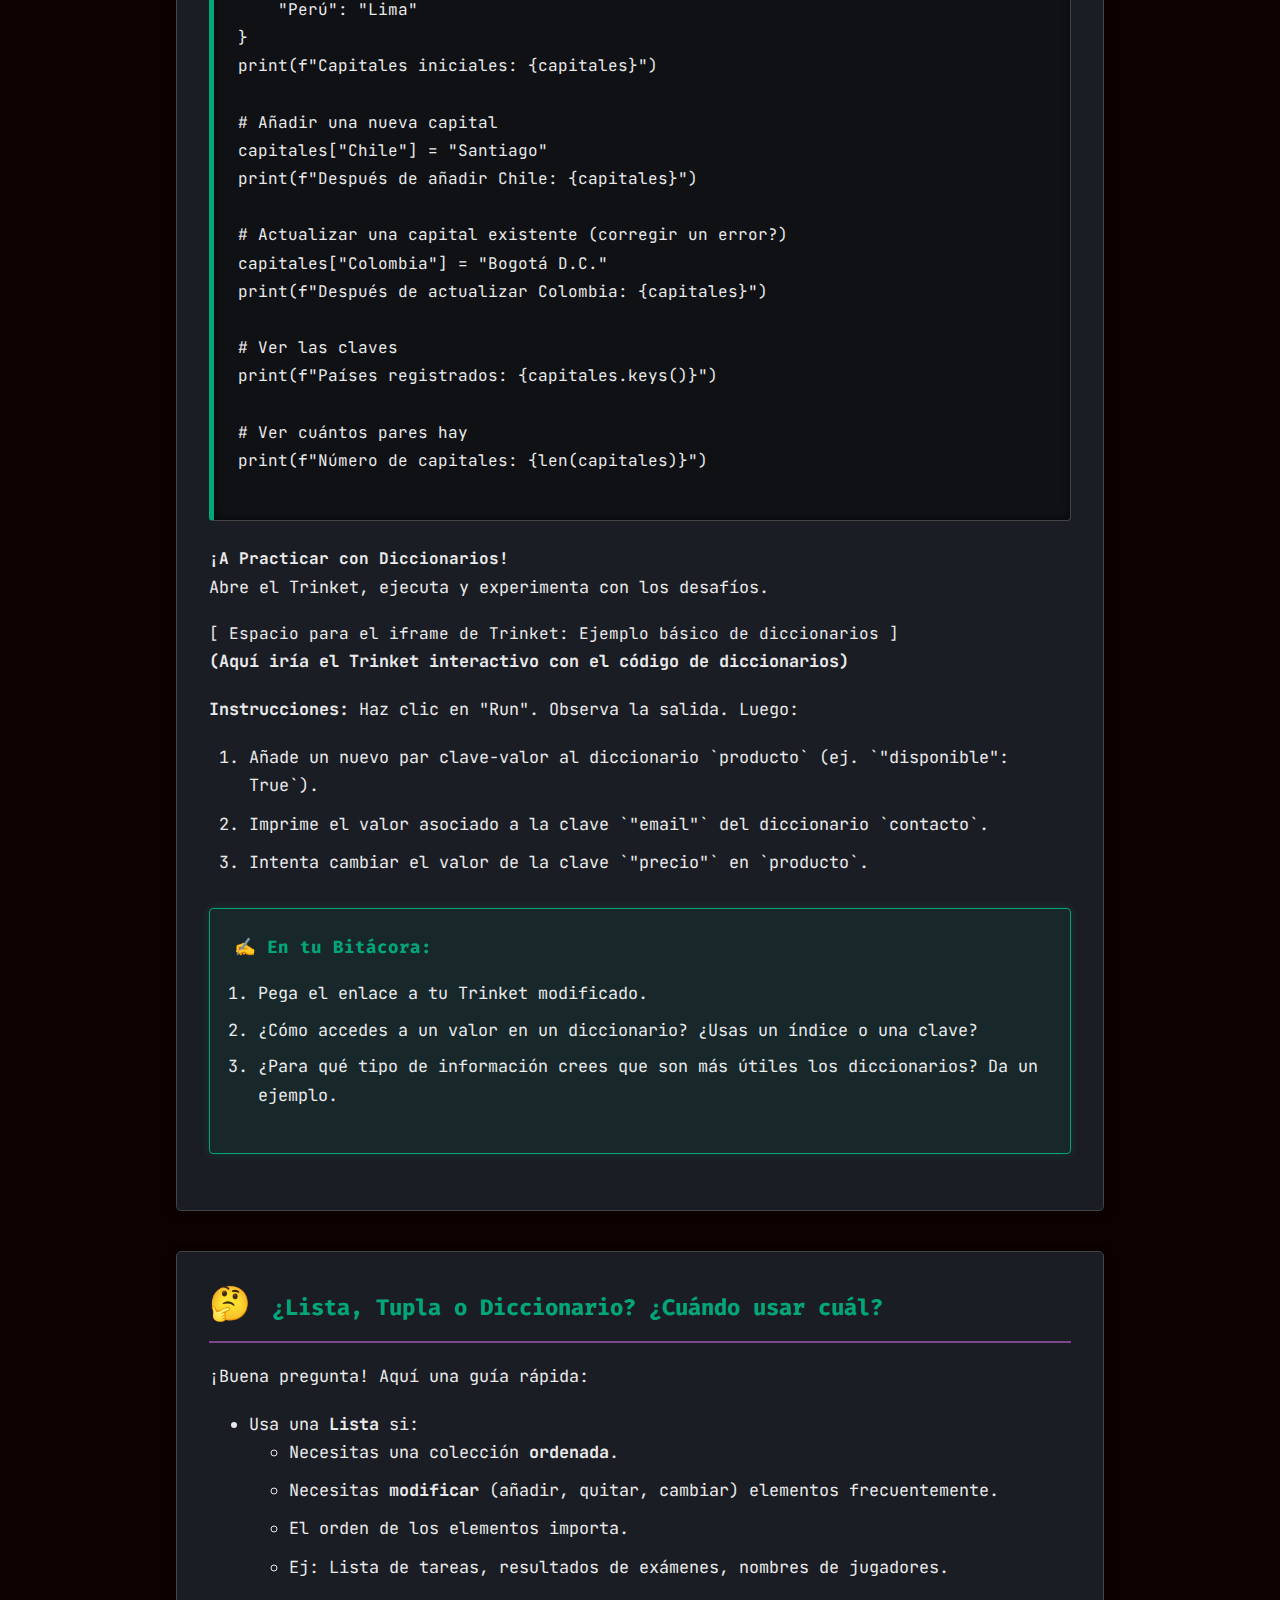
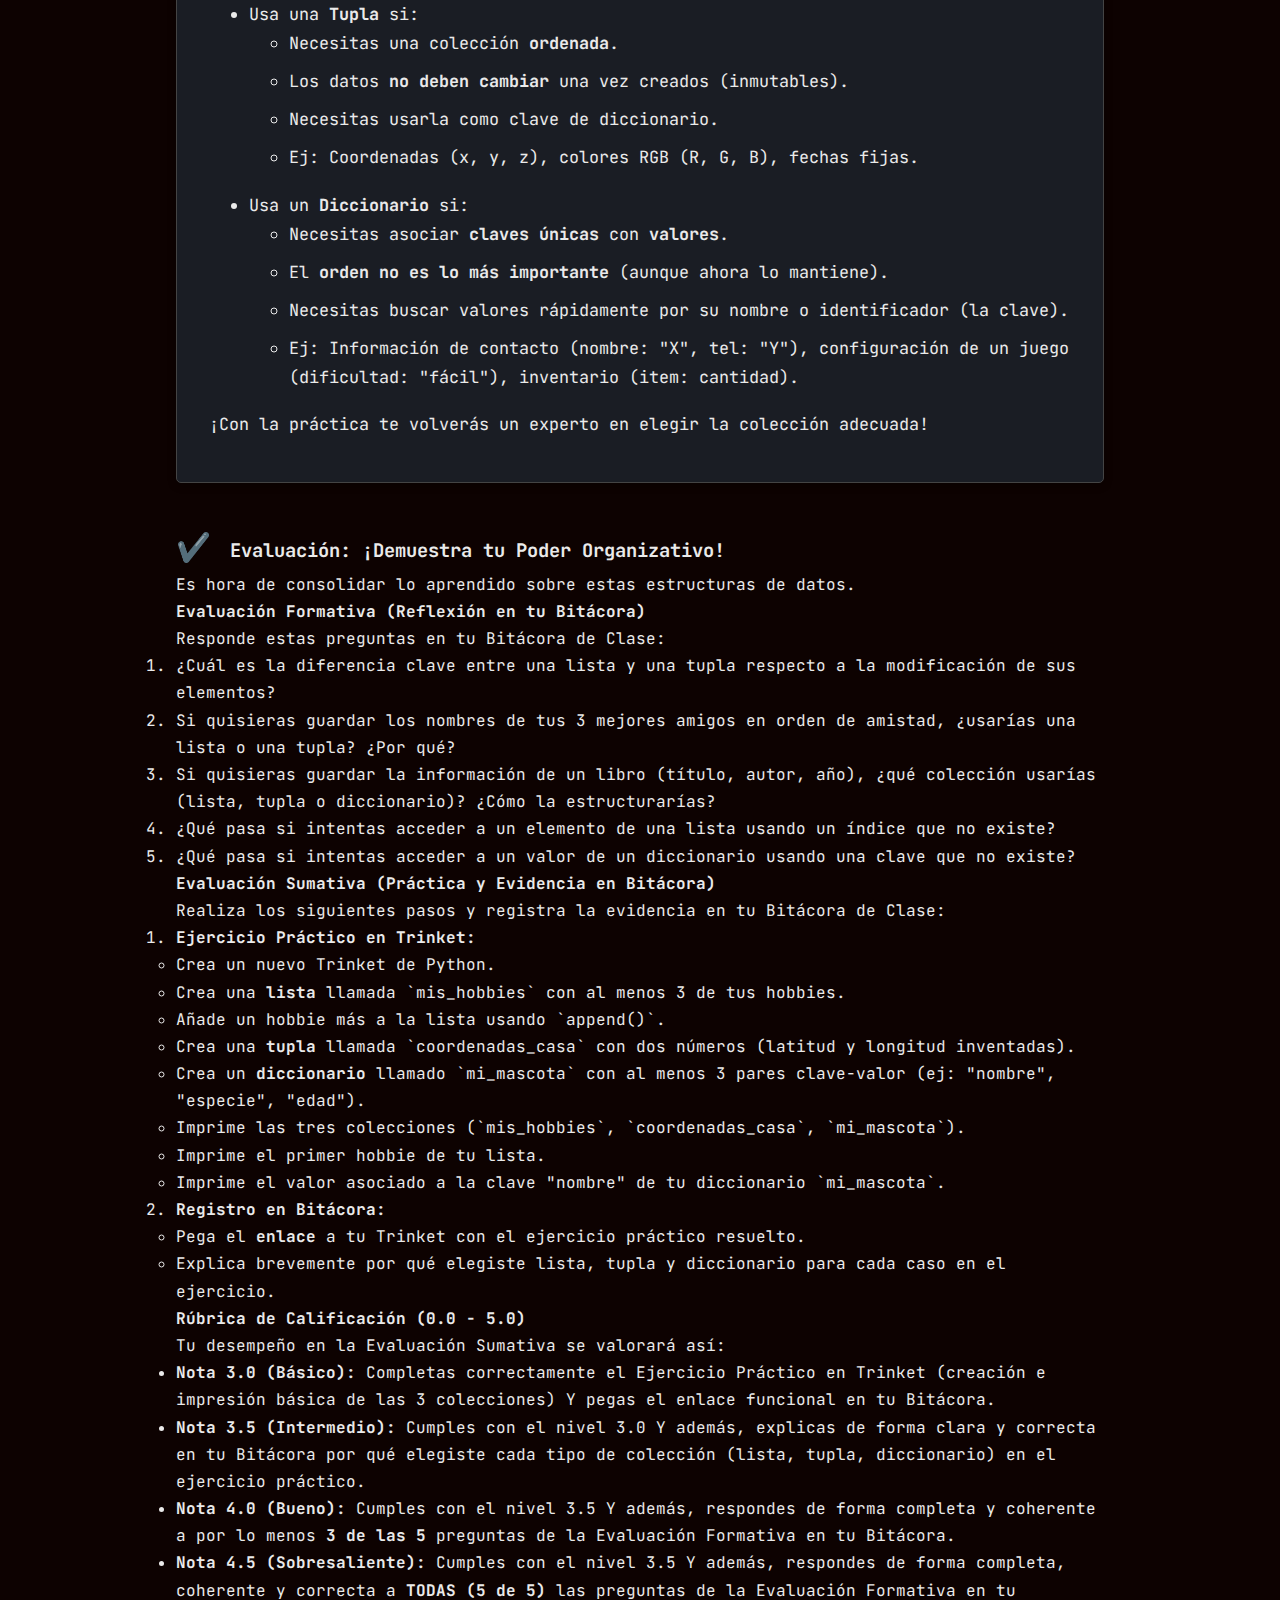
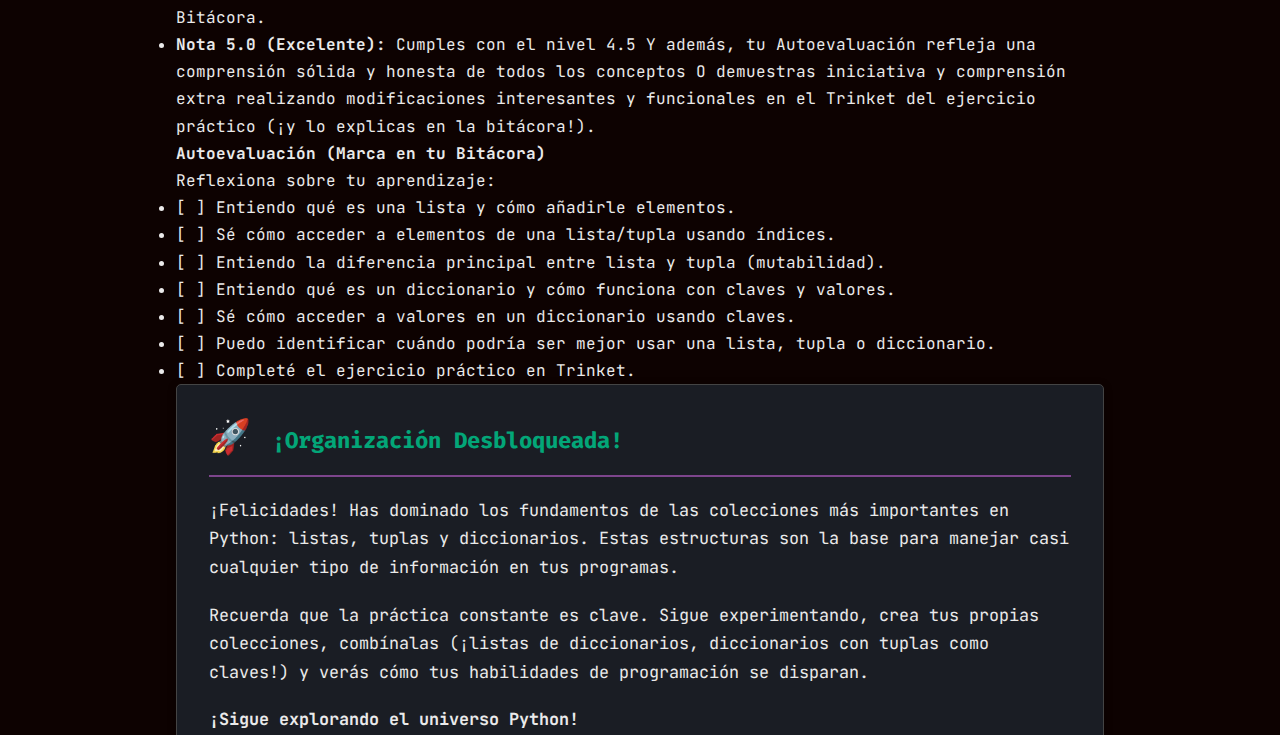
<file: ova102.html>
<!DOCTYPE html>
<html lang="es">
<head>
    <meta charset="UTF-8">
    <meta name="viewport" content="width=device-width, initial-scale=1.0">
    <title>OVA - Colecciones en Python</title>
    <link rel="stylesheet" href="estilos/grado10_style.css">
    <link rel="preconnect" href="https://fonts.googleapis.com">
    <link rel="preconnect" href="https://fonts.gstatic.com" crossorigin>
    <link href="https://fonts.googleapis.com/css2?family=Fira+Code:wght@400;700&family=JetBrains+Mono:wght@400;700&display=swap" rel="stylesheet">
</head>
<body>

    <header class="simple-header">
        <div class="container header-container">
            <h1>// Colecciones: Listas, Tuplas y Diccionarios</h1>
            <a href="ovas10.html" class="back-link">&lt; Volver a Grado 10</a>
        </div>
    </header>

    <main class="container">
        <h2>./Organizando_Datos_en_Python</h2>

        <section class="content-section">
            <h3><span style="font-size: 1.5em; margin-right: 0.5rem;">📦</span> ¿Por qué necesitamos "cajas" para guardar cosas?</h3>
            <p>¡Hola, futuros desarrolladores! Ya saben usar variables para guardar un dato, como un número o un nombre (`edad = 15`, `nombre = "Ana"`). Pero, ¿qué pasa si necesitan guardar <strong>muchos</strong> datos juntos? ¿La lista de compras? ¿Las notas de todos los estudiantes? ¿Los datos de un contacto (nombre, teléfono, email)?</p>
            <p>Para eso existen las <strong>colecciones</strong> en Python. Son como "cajas" especiales o estructuras que nos permiten agrupar y organizar múltiples datos de forma eficiente. Hoy exploraremos tres tipos fundamentales: <strong>Listas</strong>, <strong>Tuplas</strong> y <strong>Diccionarios</strong>.</p>
            <p>Entenderlas es clave para manejar información más compleja y crear programas más potentes. ¡Vamos a organizar ese desorden!</p>
        </section>

        <section class="content-section">
            <h3><span style="font-size: 1.5em; margin-right: 0.5rem;">📋</span> Listas (`list`): ¡Flexibles y Ordenadas!</h3>
            <p>Una <strong>lista</strong> en Python es como una lista de compras o una lista de amigos: es una colección <strong>ordenada</strong> de elementos, y lo más importante, ¡es <strong>mutable</strong> (puedes cambiarla después de crearla: añadir, quitar, modificar elementos)!</p>
            <p>Se definen usando corchetes `[` `]` y separando los elementos con comas.</p>

            <h4>Creando Listas</h4>
            <pre><code class="language-python">
# Lista de números
numeros_primos = [2, 3, 5, 7, 11]

# Lista de strings (texto)
frutas = ["manzana", "banana", "pera", "naranja"]

# Lista mezclada (¡se puede!)
mi_lista_loca = [10, "hola", True, 3.14]

# Lista vacía (para llenarla después)
tareas_pendientes = []

# Imprimir listas para verlas
print(numeros_primos)
print(frutas)
print(mi_lista_loca)
print(tareas_pendientes)
            </code></pre>

            <h4>Accediendo a Elementos (Indexación)</h4>
            <p>Como las listas están ordenadas, cada elemento tiene una posición o <strong>índice</strong>. ¡Ojo! En Python (y muchos lenguajes), la numeración empieza en <strong>CERO (0)</strong>.</p>
            <pre><code class="language-python">
frutas = ["manzana", "banana", "pera", "naranja"]
# Indices:    0          1         2        3

# Acceder al primer elemento (índice 0)
primera_fruta = frutas[0]
print(f"La primera fruta es: {primera_fruta}") # Salida: manzana

# Acceder al tercer elemento (índice 2)
tercera_fruta = frutas[2]
print(f"La tercera fruta es: {tercera_fruta}") # Salida: pera

# Acceder al ÚLTIMO elemento (índice -1, ¡un truco útil!)
ultima_fruta = frutas[-1]
print(f"La última fruta es: {ultima_fruta}") # Salida: naranja
            </code></pre>
            <p><strong>Reflexiona 🤔:</strong> Si intentas acceder a un índice que no existe (ej. `frutas[10]`), ¿qué crees que pasará? ¡Pruébalo!</p>

            <h4>Operaciones Básicas</h4>
            <ul>
                <li><strong>Añadir al final (<code class="makecode-block">append()</code>):</strong> Agrega un elemento nuevo al final de la lista.</li>
                <li><strong>Longitud (<code class="makecode-block">len()</code>):</strong> Te dice cuántos elementos tiene la lista.</li>
                <li><strong>Modificar un elemento:</strong> Puedes cambiar el valor en un índice específico.</li>
            </ul>
            <pre><code class="language-python">
tareas = ["Estudiar Python", "Hacer ejercicio"]
print(f"Tareas iniciales: {tareas}")
print(f"Número de tareas: {len(tareas)}") # Salida: 2

# Añadir una nueva tarea
tareas.append("Llamar a la abuela")
print(f"Tareas después de añadir: {tareas}")
print(f"Nuevo número de tareas: {len(tareas)}") # Salida: 3

# Modificar la primera tarea (índice 0)
tareas[0] = "Dominar Python ;)"
print(f"Tareas modificadas: {tareas}")
            </code></pre>

            <h4>¡A Practicar con Listas!</h4>
            <p>Abre el siguiente Trinket, ejecuta el código, y luego intenta los desafíos propuestos en los comentarios.</p>
            <div class="makecode-placeholder">
                [ Espacio para el iframe de Trinket: Ejemplo básico de listas ]
                <p><strong>(Aquí iría el Trinket interactivo con el código de listas)</strong></p>
                <p><strong>Instrucciones:</strong> Haz clic en "Run". Observa la salida. Luego, modifica el código para:</p>
                <ol>
                    <li>Añadir tu comida favorita a la lista `comidas`.</li>
                    <li>Imprimir el segundo elemento de la lista `numeros`.</li>
                    <li>Cambiar el valor `False` en `mixta` por tu edad.</li>
                </ol>
            </div>
            <div class="interactive-prompt">
                <strong>✍️ En tu Bitácora:</strong>
                <ol>
                    <li>Pega el enlace a tu Trinket modificado.</li>
                    <li>Escribe con tus palabras: ¿Qué es una lista en Python y para qué sirve?</li>
                    <li>¿Cuál es el índice del primer elemento de una lista? ¿Y del último?</li>
                </ol>
            </div>
        </section>

        <section class="content-section">
            <h3><span style="font-size: 1.5em; margin-right: 0.5rem;">🔒</span> Tuplas (`tuple`): ¡Ordenadas pero Inmutables!</h3>
            <p>Una <strong>tupla</strong> es muy parecida a una lista: es una colección <strong>ordenada</strong> de elementos. La gran diferencia es que las tuplas son <strong>inmutables</strong>. Una vez que creas una tupla, ¡no puedes cambiarla (ni añadir, ni quitar, ni modificar elementos)!</p>
            <p>Se definen usando paréntesis `(` `)` y separando elementos con comas.</p>

            <h4>Creando Tuplas</h4>
            <pre><code class="language-python">
# Tupla de coordenadas
punto_3d = (10, 25, -5)

# Tupla de colores RGB
color_primario = (255, 0, 0) # Rojo

# Tupla con un solo elemento (¡ojo con la coma!)
mi_tupla_unica = ("elemento",) # La coma es necesaria

# Tupla vacía
tupla_vacia = ()

print(punto_3d)
print(color_primario)
print(mi_tupla_unica)
            </code></pre>

            <h4>Accediendo a Elementos</h4>
            <p>Funciona exactamente igual que con las listas, usando índices empezando desde 0.</p>
            <pre><code class="language-python">
punto_3d = (10, 25, -5)
# Indices:   0   1    2

coordenada_x = punto_3d[0]
print(f"Coordenada X: {coordenada_x}") # Salida: 10

coordenada_z = punto_3d[2]
print(f"Coordenada Z: {coordenada_z}") # Salida: -5
            </code></pre>

            <h4>¿Por qué usar Tuplas si no se pueden cambiar?</h4>
            <ul>
                <li><strong>Seguridad/Integridad:</strong> Garantizan que los datos no se modifiquen accidentalmente (ej. coordenadas fijas, colores definidos).</li>
                <li><strong>Uso como Claves:</strong> Las tuplas (si contienen elementos inmutables) se pueden usar como claves en los diccionarios (¡veremos después!), las listas no.</li>
                <li><strong>A veces más rápidas:</strong> Python puede optimizarlas un poco más que las listas.</li>
            </ul>
            <p><strong>Intenta esto (¡dará error!):</strong></p>
            <pre><code class="language-python">
color = (0, 0, 255) # Azul
# color[0] = 100 # <-- ¡Esto causará un TypeError! No puedes modificar una tupla.
            </code></pre>

            <h4>¡A Practicar con Tuplas!</h4>
            <p>Abre el siguiente Trinket. Ejecuta y observa. Luego, intenta los desafíos.</p>
             <div class="makecode-placeholder">
                [ Espacio para el iframe de Trinket: Ejemplo básico de tuplas ]
                <p><strong>(Aquí iría el Trinket interactivo con el código de tuplas)</strong></p>
                <p><strong>Instrucciones:</strong> Haz clic en "Run". Observa la salida. Luego:</p>
                <ol>
                    <li>Intenta descomentar (quitar el `#`) la línea que intenta modificar la tupla `dias`. ¿Qué error te da? Vuelve a comentarla.</li>
                    <li>Crea una nueva tupla llamada `meses` con los nombres de tres meses.</li>
                    <li>Imprime el segundo mes de tu tupla `meses`.</li>
                </ol>
            </div>
            <div class="interactive-prompt">
                <strong>✍️ En tu Bitácora:</strong>
                <ol>
                    <li>Pega el enlace a tu Trinket modificado.</li>
                    <li>¿Cuál es la principal diferencia entre una lista y una tupla?</li>
                    <li>¿En qué situación podría ser útil usar una tupla en lugar de una lista?</li>
                </ol>
            </div>
        </section>

        <section class="content-section">
            <h3><span style="font-size: 1.5em; margin-right: 0.5rem;">🔑</span> Diccionarios (`dict`): ¡Pares Clave-Valor!</h3>
            <p>Un <strong>diccionario</strong> es diferente. No se basa en el orden (aunque en versiones recientes de Python recuerdan el orden de inserción), sino en <strong>pares clave-valor</strong>. Piensa en un diccionario real: buscas una <strong>palabra (clave)</strong> para encontrar su <strong>definición (valor)</strong>.</p>
            <p>Son extremadamente útiles para almacenar información relacionada donde cada dato tiene un nombre o identificador único. Son <strong>mutables</strong>.</p>
            <p>Se definen usando llaves `{` `}` con pares `clave: valor` separados por comas.</p>

            <h4>Creando Diccionarios</h4>
            <pre><code class="language-python">
# Diccionario para información de un estudiante
estudiante = {
    "nombre": "Carlos",
    "edad": 16,
    "curso": "10B",
    "materias": ["Matemáticas", "Física", "Tecnología"] # ¡Puedes tener listas dentro!
}

# Diccionario de capitales
capitales = {
    "Colombia": "Bogotá",
    "Argentina": "Buenos Aires",
    "Francia": "París"
}

# Diccionario vacío
configuracion = {}

print(estudiante)
print(capitales)
            </code></pre>
            <p><strong>Importante:</strong> Las <strong>claves</strong> deben ser únicas e inmutables (strings, números, tuplas son comunes). Los <strong>valores</strong> pueden ser cualquier cosa (números, strings, listas, otros diccionarios...).</p>

            <h4>Accediendo a Valores por Clave</h4>
            <p>No usamos índices numéricos, usamos la <strong>clave</strong> entre corchetes `[` `]`.</p>
            <pre><code class="language-python">
estudiante = {
    "nombre": "Carlos",
    "edad": 16,
    "curso": "10B",
}

# Obtener el nombre
nombre_estudiante = estudiante["nombre"]
print(f"Nombre: {nombre_estudiante}") # Salida: Carlos

# Obtener la edad
edad_estudiante = estudiante["edad"]
print(f"Edad: {edad_estudiante}") # Salida: 16

# ¿Qué pasa si la clave no existe? ¡Error! (KeyError)
# print(estudiante["apellido"]) # <-- Esto daría error
            </code></pre>

            <h4>Operaciones Básicas</h4>
            <ul>
                <li><strong>Añadir/Actualizar par:</strong> Simplemente asigna un valor a una clave nueva o existente.</li>
                <li><strong>Obtener claves (<code class="makecode-block">.keys()</code>):</strong> Te da una vista de todas las claves.</li>
                <li><strong>Longitud (<code class="makecode-block">len()</code>):</strong> Te dice cuántos pares clave-valor hay.</li>
            </ul>
             <pre><code class="language-python">
capitales = {
    "Colombia": "Bogotá",
    "Perú": "Lima"
}
print(f"Capitales iniciales: {capitales}")

# Añadir una nueva capital
capitales["Chile"] = "Santiago"
print(f"Después de añadir Chile: {capitales}")

# Actualizar una capital existente (corregir un error?)
capitales["Colombia"] = "Bogotá D.C."
print(f"Después de actualizar Colombia: {capitales}")

# Ver las claves
print(f"Países registrados: {capitales.keys()}")

# Ver cuántos pares hay
print(f"Número de capitales: {len(capitales)}")
            </code></pre>

             <h4>¡A Practicar con Diccionarios!</h4>
             <p>Abre el Trinket, ejecuta y experimenta con los desafíos.</p>
             <div class="makecode-placeholder">
                 [ Espacio para el iframe de Trinket: Ejemplo básico de diccionarios ]
                 <p><strong>(Aquí iría el Trinket interactivo con el código de diccionarios)</strong></p>
                 <p><strong>Instrucciones:</strong> Haz clic en "Run". Observa la salida. Luego:</p>
                 <ol>
                     <li>Añade un nuevo par clave-valor al diccionario `producto` (ej. `"disponible": True`).</li>
                     <li>Imprime el valor asociado a la clave `"email"` del diccionario `contacto`.</li>
                     <li>Intenta cambiar el valor de la clave `"precio"` en `producto`.</li>
                 </ol>
             </div>
             <div class="interactive-prompt">
                 <strong>✍️ En tu Bitácora:</strong>
                 <ol>
                     <li>Pega el enlace a tu Trinket modificado.</li>
                     <li>¿Cómo accedes a un valor en un diccionario? ¿Usas un índice o una clave?</li>
                     <li>¿Para qué tipo de información crees que son más útiles los diccionarios? Da un ejemplo.</li>
                 </ol>
             </div>
        </section>

        <section class="content-section">
            <h3><span style="font-size: 1.5em; margin-right: 0.5rem;">🤔</span> ¿Lista, Tupla o Diccionario? ¿Cuándo usar cuál?</h3>
            <p>¡Buena pregunta! Aquí una guía rápida:</p>
            <ul>
                <li>Usa una <strong>Lista</strong> si:
                    <ul>
                        <li>Necesitas una colección <strong>ordenada</strong>.</li>
                        <li>Necesitas <strong>modificar</strong> (añadir, quitar, cambiar) elementos frecuentemente.</li>
                        <li>El orden de los elementos importa.</li>
                        <li>Ej: Lista de tareas, resultados de exámenes, nombres de jugadores.</li>
                    </ul>
                </li>
                <li>Usa una <strong>Tupla</strong> si:
                    <ul>
                        <li>Necesitas una colección <strong>ordenada</strong>.</li>
                        <li>Los datos <strong>no deben cambiar</strong> una vez creados (inmutables).</li>
                        <li>Necesitas usarla como clave de diccionario.</li>
                        <li>Ej: Coordenadas (x, y, z), colores RGB (R, G, B), fechas fijas.</li>
                    </ul>
                </li>
                <li>Usa un <strong>Diccionario</strong> si:
                    <ul>
                        <li>Necesitas asociar <strong>claves únicas</strong> con <strong>valores</strong>.</li>
                        <li>El <strong>orden no es lo más importante</strong> (aunque ahora lo mantiene).</li>
                        <li>Necesitas buscar valores rápidamente por su nombre o identificador (la clave).</li>
                        <li>Ej: Información de contacto (nombre: "X", tel: "Y"), configuración de un juego (dificultad: "fácil"), inventario (item: cantidad).</li>
                    </ul>
                </li>
            </ul>
            <p>¡Con la práctica te volverás un experto en elegir la colección adecuada!</p>
        </section>

        <section class="evaluation-section">
            <h3><span style="font-size: 1.5em; margin-right: 0.5rem;">✔️</span> Evaluación: ¡Demuestra tu Poder Organizativo!</h3>
            <p>Es hora de consolidar lo aprendido sobre estas estructuras de datos.</p>

            <h4>Evaluación Formativa (Reflexión en tu Bitácora)</h4>
            <p>Responde estas preguntas en tu <span class="tool-mention">Bitácora de Clase</span>:</p>
            <ol>
                <li>¿Cuál es la diferencia clave entre una lista y una tupla respecto a la modificación de sus elementos?</li>
                <li>Si quisieras guardar los nombres de tus 3 mejores amigos en orden de amistad, ¿usarías una lista o una tupla? ¿Por qué?</li>
                <li>Si quisieras guardar la información de un libro (título, autor, año), ¿qué colección usarías (lista, tupla o diccionario)? ¿Cómo la estructurarías?</li>
                <li>¿Qué pasa si intentas acceder a un elemento de una lista usando un índice que no existe?</li>
                <li>¿Qué pasa si intentas acceder a un valor de un diccionario usando una clave que no existe?</li>
            </ol>

            <h4>Evaluación Sumativa (Práctica y Evidencia en Bitácora)</h4>
            <p>Realiza los siguientes pasos y registra la evidencia en tu <span class="tool-mention">Bitácora de Clase</span>:</p>
            <ol>
                <li><strong>Ejercicio Práctico en Trinket:</strong>
                    <ul>
                        <li>Crea un nuevo Trinket de Python.</li>
                        <li>Crea una <strong>lista</strong> llamada `mis_hobbies` con al menos 3 de tus hobbies.</li>
                        <li>Añade un hobbie más a la lista usando `append()`.</li>
                        <li>Crea una <strong>tupla</strong> llamada `coordenadas_casa` con dos números (latitud y longitud inventadas).</li>
                        <li>Crea un <strong>diccionario</strong> llamado `mi_mascota` con al menos 3 pares clave-valor (ej: "nombre", "especie", "edad").</li>
                        <li>Imprime las tres colecciones (`mis_hobbies`, `coordenadas_casa`, `mi_mascota`).</li>
                        <li>Imprime el primer hobbie de tu lista.</li>
                        <li>Imprime el valor asociado a la clave "nombre" de tu diccionario `mi_mascota`.</li>
                    </ul>
                </li>
                <li><strong>Registro en Bitácora:</strong>
                    <ul>
                        <li>Pega el <strong>enlace</strong> a tu Trinket con el ejercicio práctico resuelto.</li>
                        <li>Explica brevemente por qué elegiste lista, tupla y diccionario para cada caso en el ejercicio.</li>
                    </ul>
                </li>
            </ol>

            <h4>Rúbrica de Calificación (0.0 - 5.0)</h4>
            <p>Tu desempeño en la Evaluación Sumativa se valorará así:</p>
            <ul>
                <li><strong>Nota 3.0 (Básico):</strong> Completas correctamente el Ejercicio Práctico en Trinket (creación e impresión básica de las 3 colecciones) Y pegas el enlace funcional en tu Bitácora.</li>
                <li><strong>Nota 3.5 (Intermedio):</strong> Cumples con el nivel 3.0 Y además, explicas de forma clara y correcta en tu Bitácora por qué elegiste cada tipo de colección (lista, tupla, diccionario) en el ejercicio práctico.</li>
                <li><strong>Nota 4.0 (Bueno):</strong> Cumples con el nivel 3.5 Y además, respondes de forma completa y coherente a por lo menos <strong>3 de las 5</strong> preguntas de la Evaluación Formativa en tu Bitácora.</li>
                <li><strong>Nota 4.5 (Sobresaliente):</strong> Cumples con el nivel 3.5 Y además, respondes de forma completa, coherente y correcta a <strong>TODAS (5 de 5)</strong> las preguntas de la Evaluación Formativa en tu Bitácora.</li>
                <li><strong>Nota 5.0 (Excelente):</strong> Cumples con el nivel 4.5 Y además, tu Autoevaluación refleja una comprensión sólida y honesta de todos los conceptos O demuestras iniciativa y comprensión extra realizando modificaciones interesantes y funcionales en el Trinket del ejercicio práctico (¡y lo explicas en la bitácora!).</li>
            </ul>
            <h4>Autoevaluación (Marca en tu Bitácora)</h4>
            <p>Reflexiona sobre tu aprendizaje:</p>
            <ul>
                <li>[ ] Entiendo qué es una lista y cómo añadirle elementos.</li>
                <li>[ ] Sé cómo acceder a elementos de una lista/tupla usando índices.</li>
                <li>[ ] Entiendo la diferencia principal entre lista y tupla (mutabilidad).</li>
                <li>[ ] Entiendo qué es un diccionario y cómo funciona con claves y valores.</li>
                <li>[ ] Sé cómo acceder a valores en un diccionario usando claves.</li>
                <li>[ ] Puedo identificar cuándo podría ser mejor usar una lista, tupla o diccionario.</li>
                <li>[ ] Completé el ejercicio práctico en Trinket.</li>
            </ul>
        </section>

        <section class="content-section">
            <h3><span style="font-size: 1.5em; margin-right: 0.5rem;">🚀</span> ¡Organización Desbloqueada!</h3>
            <p>¡Felicidades! Has dominado los fundamentos de las colecciones más importantes en Python: listas, tuplas y diccionarios. Estas estructuras son la base para manejar casi cualquier tipo de información en tus programas.</p>
            <p>Recuerda que la práctica constante es clave. Sigue experimentando, crea tus propias colecciones, combínalas (¡listas de diccionarios, diccionarios con tuplas como claves!) y verás cómo tus habilidades de programación se disparan.</p>
            <p><strong>¡Sigue explorando el universo Python!</strong></p>
        </section>

    </main>

    <footer class="portal-footer">
        <p>Diana Alejandra Bonilla Cardona | Tecnología e Informática </p>
    </footer>

</body>
</html>
</file>
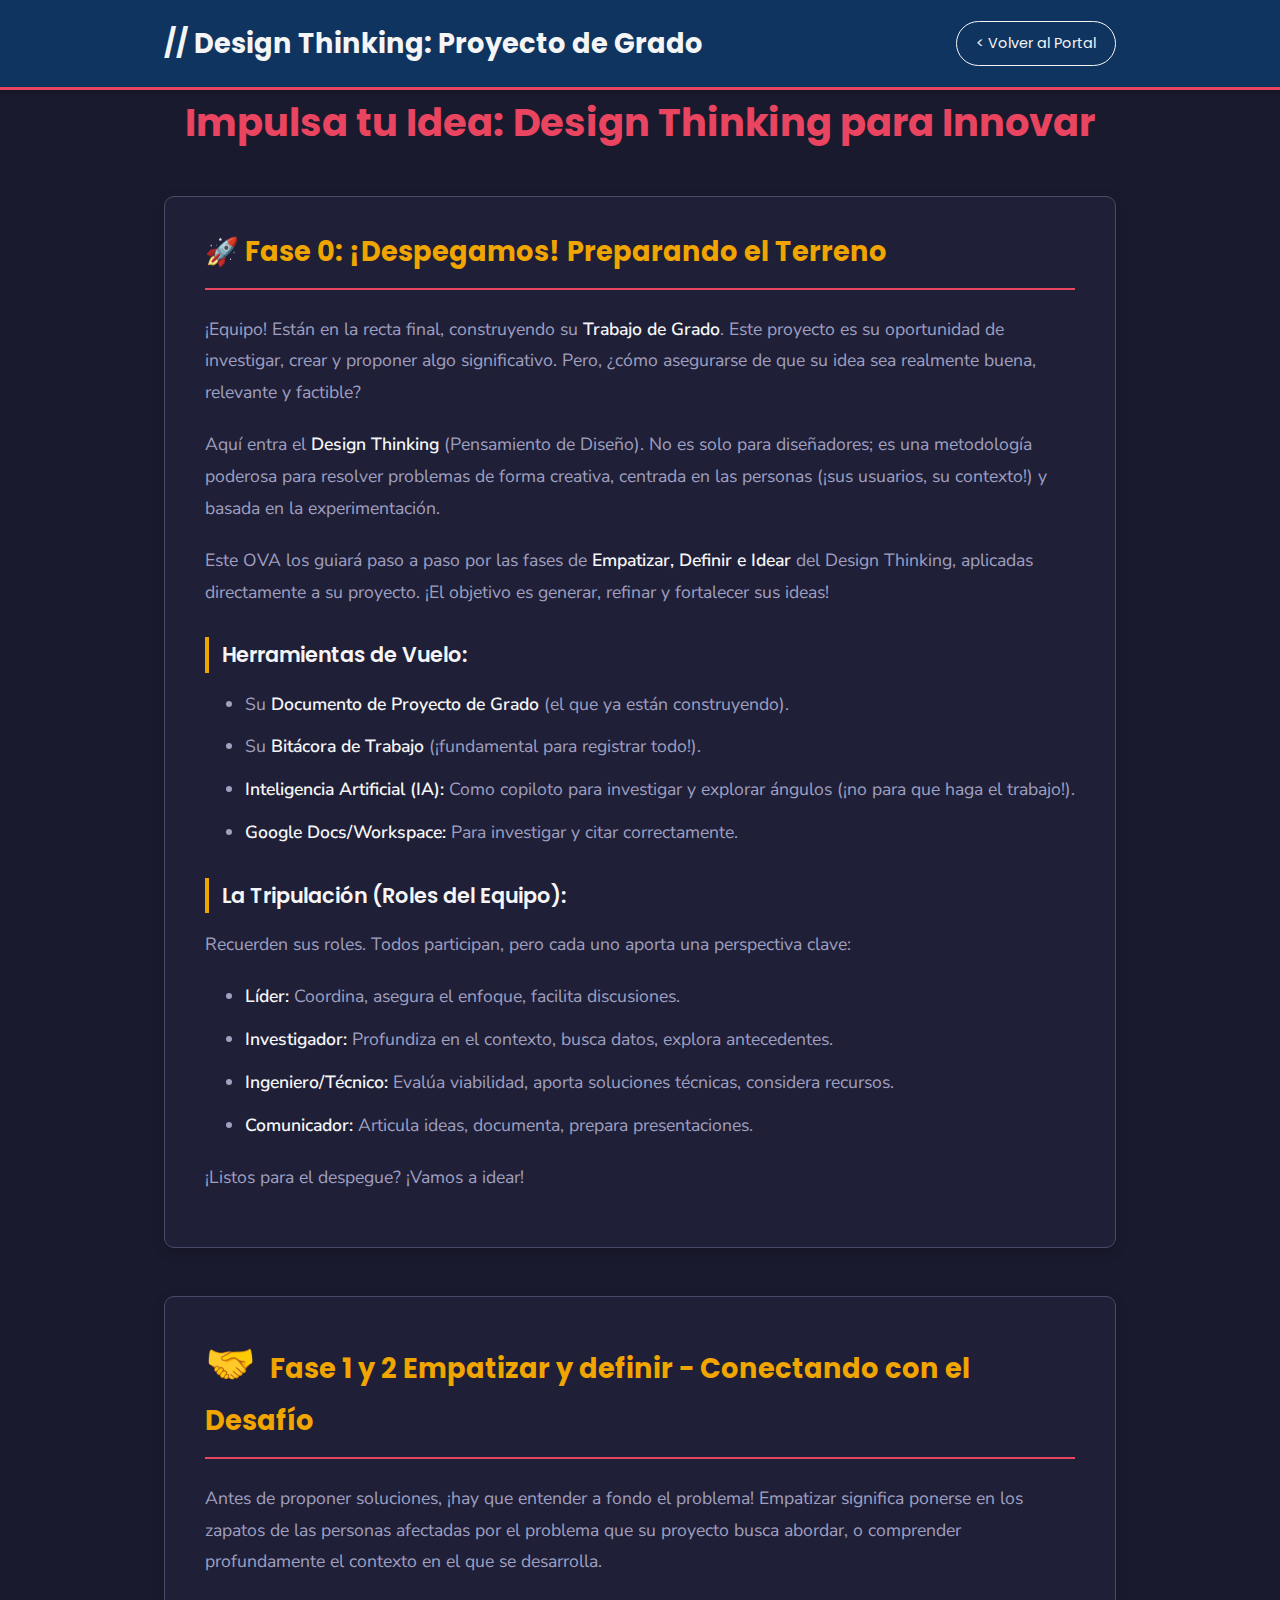
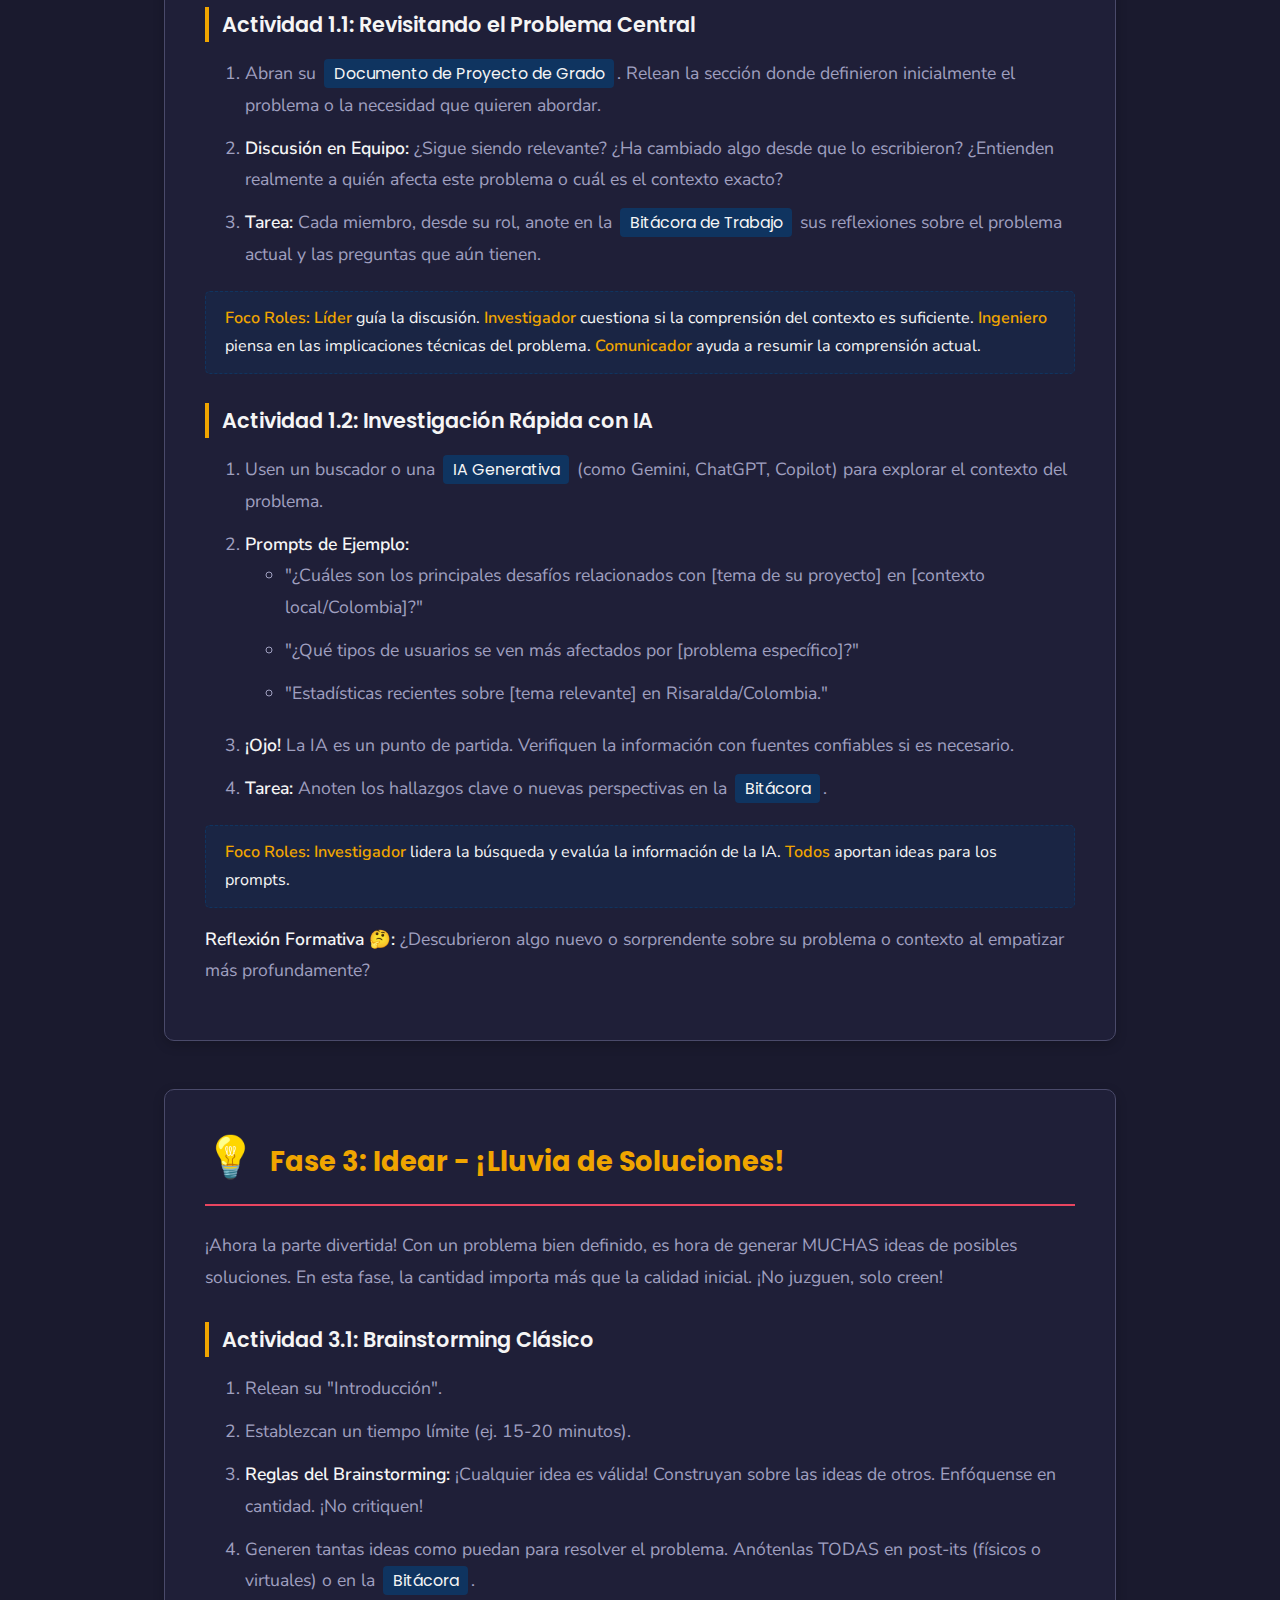
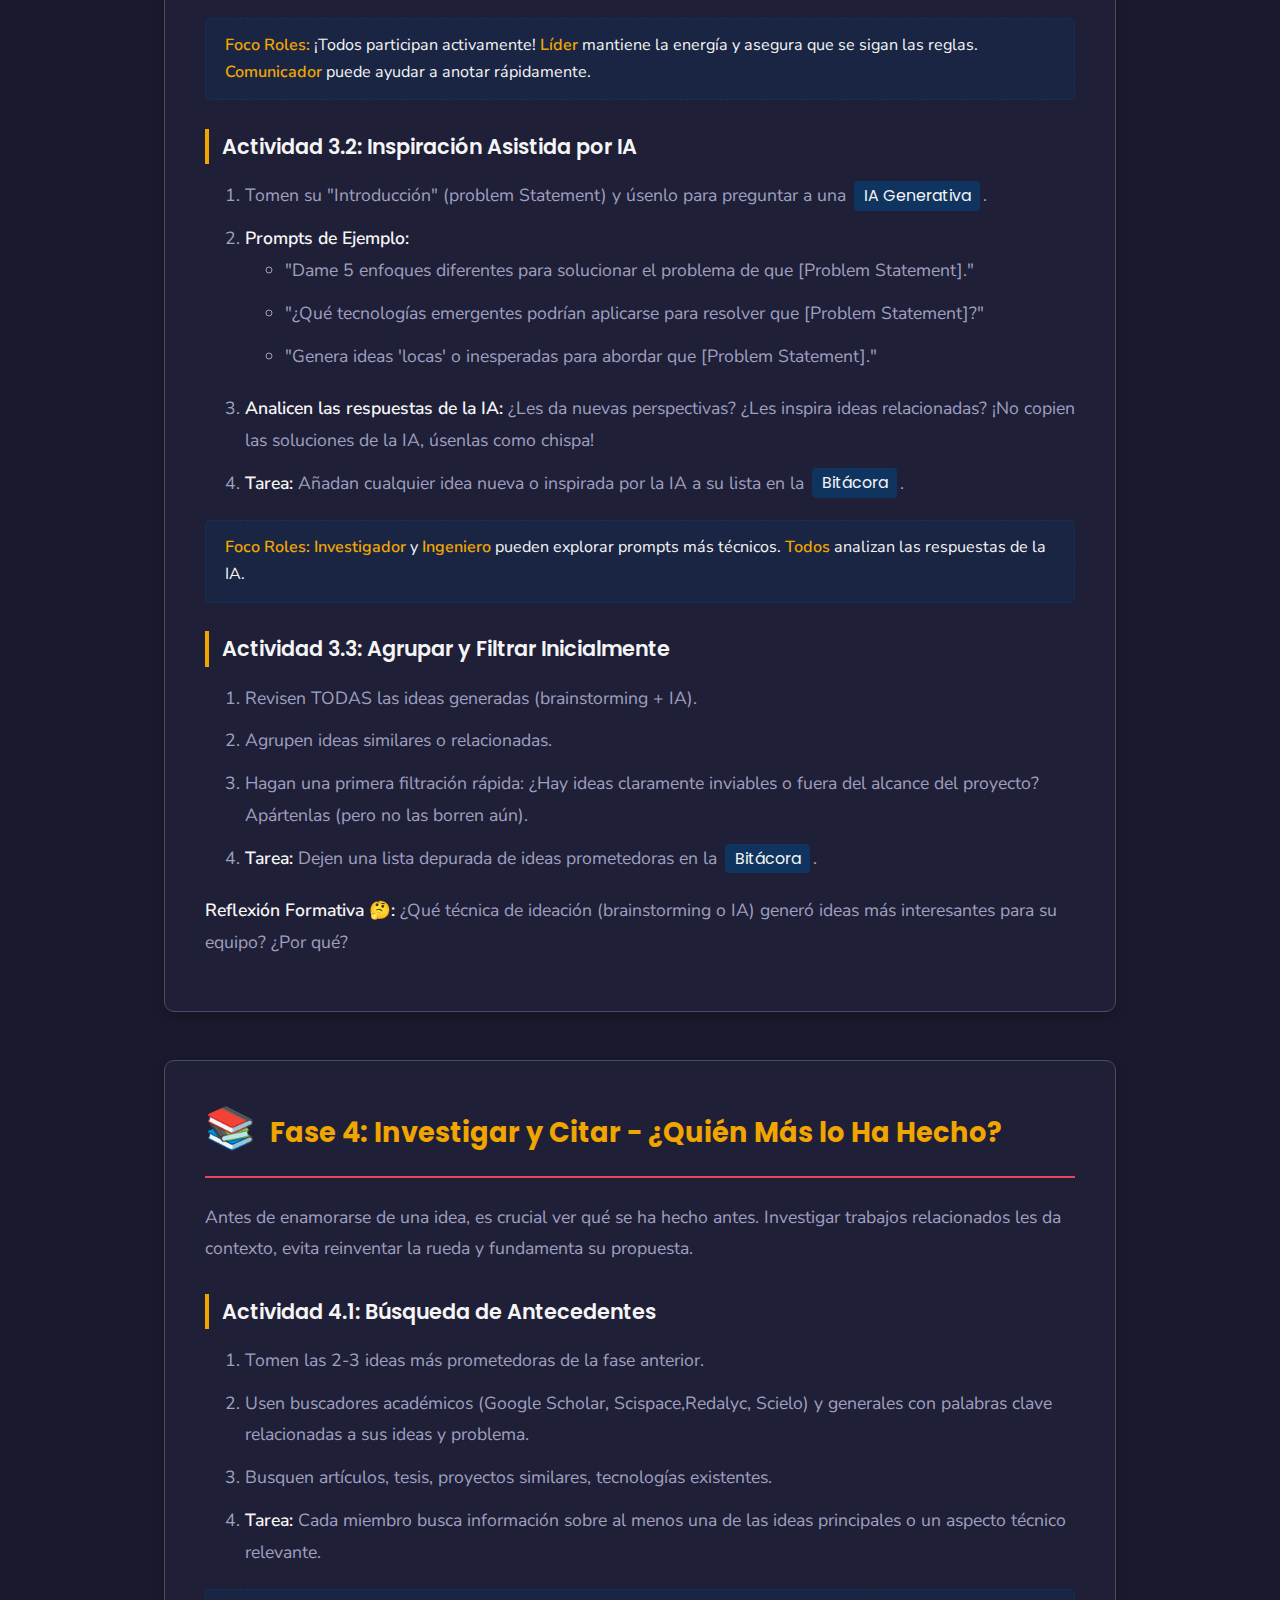
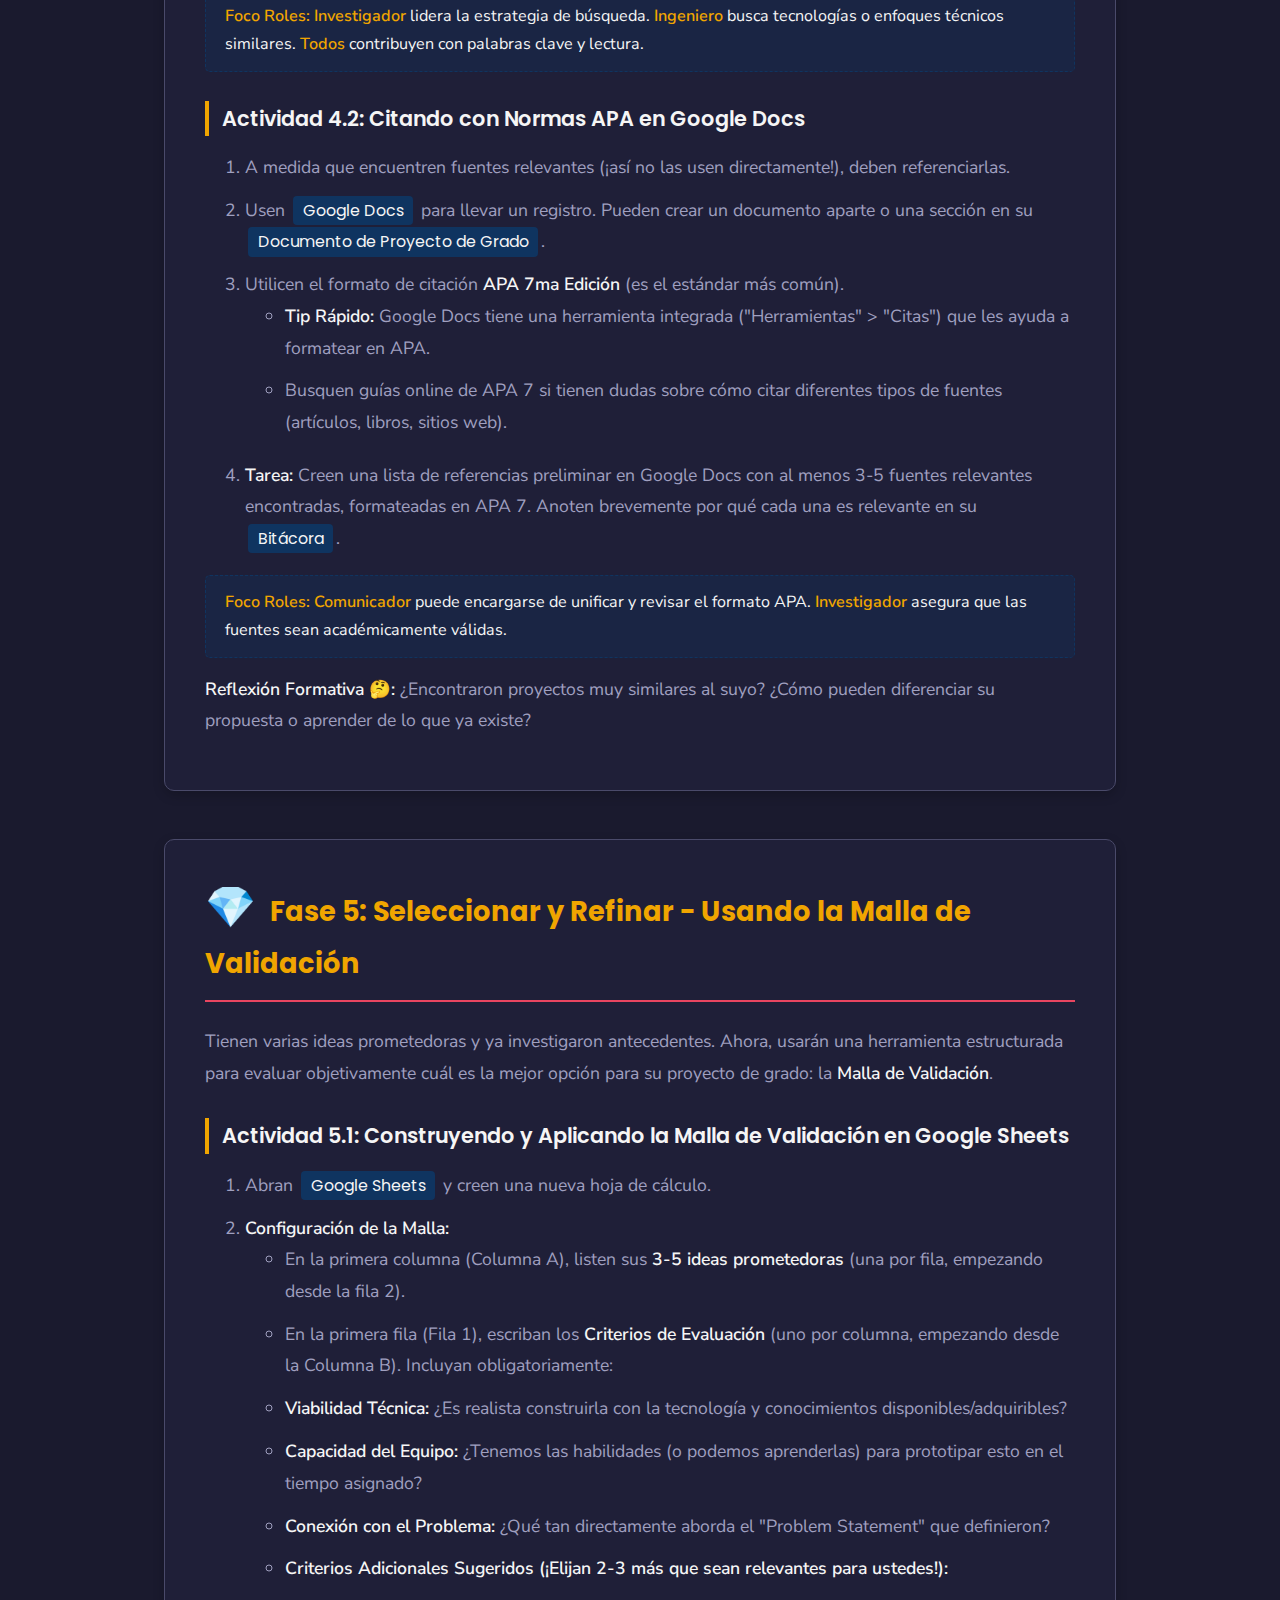
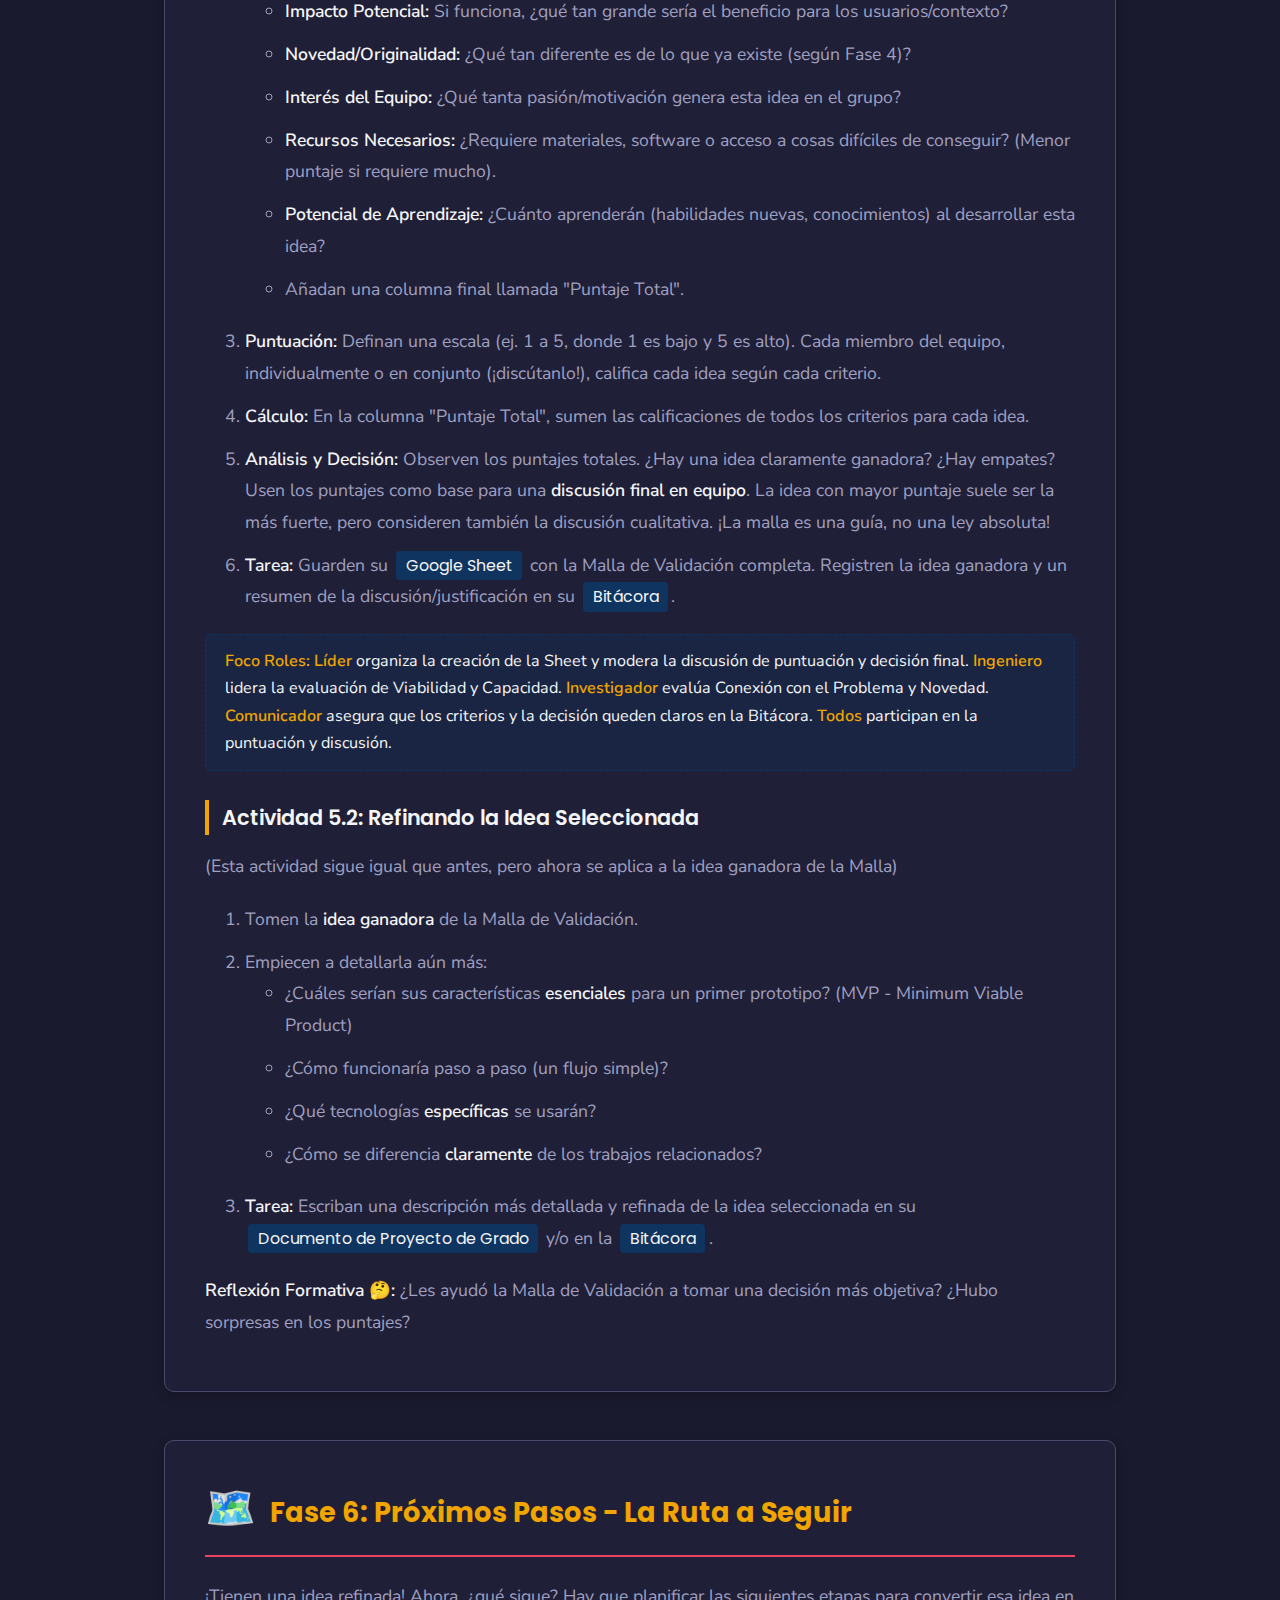
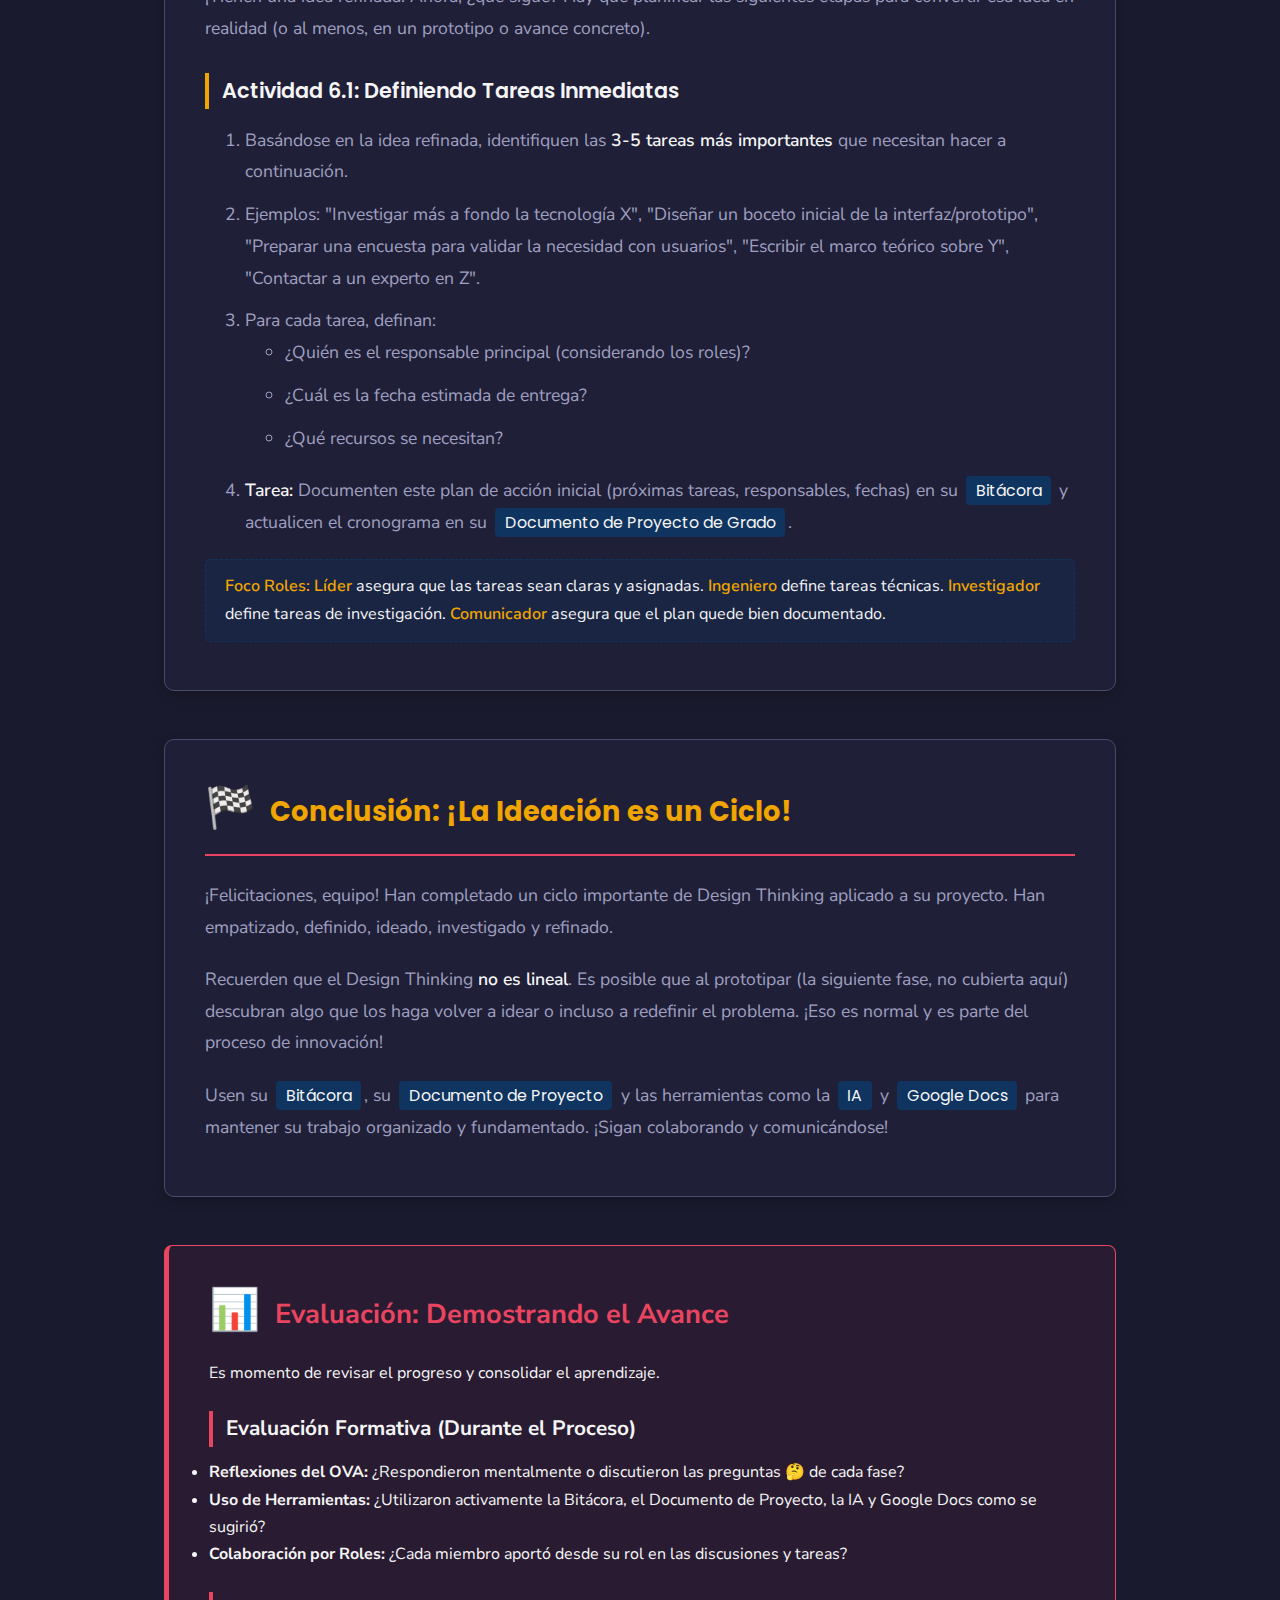
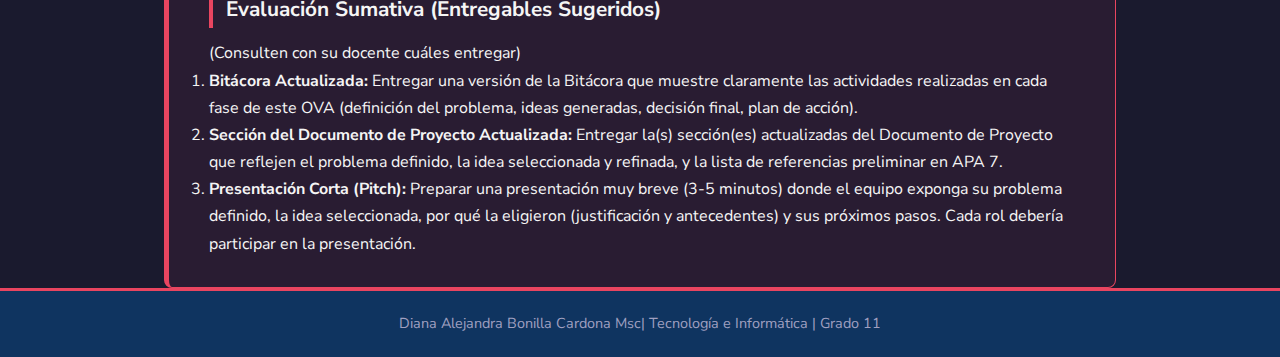
<file: ova111.html>
<!DOCTYPE html>
<html lang="es">
<head>
    <meta charset="UTF-8">
    <meta name="viewport" content="width=device-width, initial-scale=1.0">
    <title>OVA - Design Thinking: Ideación Proyecto de Grado</title>
    <link rel="stylesheet" href="estilos/grado11_style.css">
    <link rel="preconnect" href="https://fonts.googleapis.com">
    <link rel="preconnect" href="https://fonts.gstatic.com" crossorigin>
    <link href="https://fonts.googleapis.com/css2?family=Poppins:wght@400;600;700&family=Nunito+Sans:wght@400;600&display=swap" rel="stylesheet">
</head>
<body>

    <header class="simple-header">
        <div class="container header-container">
            <h1>// Design Thinking: Proyecto de Grado</h1>
            <a href="index.html" class="back-link">&lt; Volver al Portal</a>
        </div>
    </header>

    <main class="container">
        <h2>Impulsa tu Idea: Design Thinking para Innovar</h2>

        <section class="phase-section">
            <h3>🚀 Fase 0: ¡Despegamos! Preparando el Terreno</h3>
            <p>¡Equipo! Están en la recta final, construyendo su <strong>Trabajo de Grado</strong>. Este proyecto es su oportunidad de investigar, crear y proponer algo significativo. Pero, ¿cómo asegurarse de que su idea sea realmente buena, relevante y factible?</p>
            <p>Aquí entra el <strong>Design Thinking</strong> (Pensamiento de Diseño). No es solo para diseñadores; es una metodología poderosa para resolver problemas de forma creativa, centrada en las personas (¡sus usuarios, su contexto!) y basada en la experimentación.</p>
            <p>Este OVA los guiará paso a paso por las fases de <strong>Empatizar, Definir e Idear</strong> del Design Thinking, aplicadas directamente a su proyecto. ¡El objetivo es generar, refinar y fortalecer sus ideas!</p>

            <h4>Herramientas de Vuelo:</h4>
            <ul>
                <li>Su <strong>Documento de Proyecto de Grado</strong> (el que ya están construyendo).</li>
                <li>Su <strong>Bitácora de Trabajo</strong> (¡fundamental para registrar todo!).</li>
                <li><strong>Inteligencia Artificial (IA):</strong> Como copiloto para investigar y explorar ángulos (¡no para que haga el trabajo!).</li>
                <li><strong>Google Docs/Workspace:</strong> Para investigar y citar correctamente.</li>
            </ul>

            <h4>La Tripulación (Roles del Equipo):</h4>
            <p>Recuerden sus roles. Todos participan, pero cada uno aporta una perspectiva clave:</p>
            <ul>
                <li><strong>Líder:</strong> Coordina, asegura el enfoque, facilita discusiones.</li>
                <li><strong>Investigador:</strong> Profundiza en el contexto, busca datos, explora antecedentes.</li>
                <li><strong>Ingeniero/Técnico:</strong> Evalúa viabilidad, aporta soluciones técnicas, considera recursos.</li>
                <li><strong>Comunicador:</strong> Articula ideas, documenta, prepara presentaciones.</li>
            </ul>
            <p>¡Listos para el despegue? ¡Vamos a idear!</p>
        </section>

        <section class="phase-section">
            <h3><span style="font-size: 1.5em; margin-right: 0.5rem;">🤝</span> Fase 1 y 2 Empatizar y definir - Conectando con el Desafío</h3>
            <p>Antes de proponer soluciones, ¡hay que entender a fondo el problema! Empatizar significa ponerse en los zapatos de las personas afectadas por el problema que su proyecto busca abordar, o comprender profundamente el contexto en el que se desarrolla.</p>

            <h4>Actividad 1.1: Revisitando el Problema Central</h4>
            <ol>
                <li>Abran su <span class="tool-mention">Documento de Proyecto de Grado</span>. Relean la sección donde definieron inicialmente el problema o la necesidad que quieren abordar.</li>
                <li><strong>Discusión en Equipo:</strong> ¿Sigue siendo relevante? ¿Ha cambiado algo desde que lo escribieron? ¿Entienden realmente a quién afecta este problema o cuál es el contexto exacto?</li>
                <li><strong>Tarea:</strong> Cada miembro, desde su rol, anote en la <span class="tool-mention">Bitácora de Trabajo</span> sus reflexiones sobre el problema actual y las preguntas que aún tienen.</li>
            </ol>
            <div class="role-focus">
                <strong>Foco Roles:</strong> <strong>Líder</strong> guía la discusión. <strong>Investigador</strong> cuestiona si la comprensión del contexto es suficiente. <strong>Ingeniero</strong> piensa en las implicaciones técnicas del problema. <strong>Comunicador</strong> ayuda a resumir la comprensión actual.
            </div>

            <h4>Actividad 1.2: Investigación Rápida con IA</h4>
            <ol>
                <li>Usen un buscador o una <span class="tool-mention">IA Generativa</span> (como Gemini, ChatGPT, Copilot) para explorar el contexto del problema.</li>
                <li><strong>Prompts de Ejemplo:</strong>
                    <ul>
                        <li>"¿Cuáles son los principales desafíos relacionados con [tema de su proyecto] en [contexto local/Colombia]?"</li>
                        <li>"¿Qué tipos de usuarios se ven más afectados por [problema específico]?"</li>
                        <li>"Estadísticas recientes sobre [tema relevante] en Risaralda/Colombia."</li>
                    </ul>
                </li>
                <li><strong>¡Ojo!</strong> La IA es un punto de partida. Verifiquen la información con fuentes confiables si es necesario.</li>
                <li><strong>Tarea:</strong> Anoten los hallazgos clave o nuevas perspectivas en la <span class="tool-mention">Bitácora</span>.</li>
            </ol>
             <div class="role-focus">
                <strong>Foco Roles:</strong> <strong>Investigador</strong> lidera la búsqueda y evalúa la información de la IA. <strong>Todos</strong> aportan ideas para los prompts.
            </div>
            <p><strong>Reflexión Formativa 🤔:</strong> ¿Descubrieron algo nuevo o sorprendente sobre su problema o contexto al empatizar más profundamente?</p>
        </section>
        <section class="phase-section">
            <h3><span style="font-size: 1.5em; margin-right: 0.5rem;">💡</span> Fase 3: Idear - ¡Lluvia de Soluciones!</h3>
            <p>¡Ahora la parte divertida! Con un problema bien definido, es hora de generar MUCHAS ideas de posibles soluciones. En esta fase, la cantidad importa más que la calidad inicial. ¡No juzguen, solo creen!</p>

            <h4>Actividad 3.1: Brainstorming Clásico</h4>
            <ol>
                <li>Relean su "Introducción".</li>
                <li>Establezcan un tiempo límite (ej. 15-20 minutos).</li>
                <li><strong>Reglas del Brainstorming:</strong> ¡Cualquier idea es válida! Construyan sobre las ideas de otros. Enfóquense en cantidad. ¡No critiquen!</li>
                <li>Generen tantas ideas como puedan para resolver el problema. Anótenlas TODAS en post-its (físicos o virtuales) o en la <span class="tool-mention">Bitácora</span>.</li>
            </ol>
            <div class="role-focus">
                <strong>Foco Roles:</strong> ¡Todos participan activamente! <strong>Líder</strong> mantiene la energía y asegura que se sigan las reglas. <strong>Comunicador</strong> puede ayudar a anotar rápidamente.
            </div>

            <h4>Actividad 3.2: Inspiración Asistida por IA</h4>
            <ol>
                <li>Tomen su "Introducción" (problem Statement) y úsenlo para preguntar a una <span class="tool-mention">IA Generativa</span>.</li>
                <li><strong>Prompts de Ejemplo:</strong>
                    <ul>
                        <li>"Dame 5 enfoques diferentes para solucionar el problema de que [Problem Statement]."</li>
                        <li>"¿Qué tecnologías emergentes podrían aplicarse para resolver que [Problem Statement]?"</li>
                        <li>"Genera ideas 'locas' o inesperadas para abordar que [Problem Statement]."</li>
                    </ul>
                </li>
                <li><strong>Analicen las respuestas de la IA:</strong> ¿Les da nuevas perspectivas? ¿Les inspira ideas relacionadas? ¡No copien las soluciones de la IA, úsenlas como chispa!</li>
                <li><strong>Tarea:</strong> Añadan cualquier idea nueva o inspirada por la IA a su lista en la <span class="tool-mention">Bitácora</span>.</li>
            </ol>
             <div class="role-focus">
                <strong>Foco Roles:</strong> <strong>Investigador</strong> y <strong>Ingeniero</strong> pueden explorar prompts más técnicos. <strong>Todos</strong> analizan las respuestas de la IA.
            </div>

            <h4>Actividad 3.3: Agrupar y Filtrar Inicialmente</h4>
            <ol>
                <li>Revisen TODAS las ideas generadas (brainstorming + IA).</li>
                <li>Agrupen ideas similares o relacionadas.</li>
                <li>Hagan una primera filtración rápida: ¿Hay ideas claramente inviables o fuera del alcance del proyecto? Apártenlas (pero no las borren aún).</li>
                <li><strong>Tarea:</strong> Dejen una lista depurada de ideas prometedoras en la <span class="tool-mention">Bitácora</span>.</li>
            </ol>
             <p><strong>Reflexión Formativa 🤔:</strong> ¿Qué técnica de ideación (brainstorming o IA) generó ideas más interesantes para su equipo? ¿Por qué?</p>
        </section>

        <section class="phase-section">
            <h3><span style="font-size: 1.5em; margin-right: 0.5rem;">📚</span> Fase 4: Investigar y Citar - ¿Quién Más lo Ha Hecho?</h3>
            <p>Antes de enamorarse de una idea, es crucial ver qué se ha hecho antes. Investigar trabajos relacionados les da contexto, evita reinventar la rueda y fundamenta su propuesta.</p>

            <h4>Actividad 4.1: Búsqueda de Antecedentes</h4>
            <ol>
                <li>Tomen las 2-3 ideas más prometedoras de la fase anterior.</li>
                <li>Usen buscadores académicos (Google Scholar, Scispace,Redalyc, Scielo) y generales con palabras clave relacionadas a sus ideas y problema.</li>
                <li>Busquen artículos, tesis, proyectos similares, tecnologías existentes.</li>
                <li><strong>Tarea:</strong> Cada miembro busca información sobre al menos una de las ideas principales o un aspecto técnico relevante.</li>
            </ol>
             <div class="role-focus">
                <strong>Foco Roles:</strong> <strong>Investigador</strong> lidera la estrategia de búsqueda. <strong>Ingeniero</strong> busca tecnologías o enfoques técnicos similares. <strong>Todos</strong> contribuyen con palabras clave y lectura.
            </div>

            <h4>Actividad 4.2: Citando con Normas APA en Google Docs</h4>
            <ol>
                <li>A medida que encuentren fuentes relevantes (¡así no las usen directamente!), deben referenciarlas.</li>
                <li>Usen <span class="tool-mention">Google Docs</span> para llevar un registro. Pueden crear un documento aparte o una sección en su <span class="tool-mention">Documento de Proyecto de Grado</span>.</li>
                <li>Utilicen el formato de citación <strong>APA 7ma Edición</strong> (es el estándar más común).
                    <ul>
                        <li><strong>Tip Rápido:</strong> Google Docs tiene una herramienta integrada ("Herramientas" > "Citas") que les ayuda a formatear en APA.</li>
                        <li>Busquen guías online de APA 7 si tienen dudas sobre cómo citar diferentes tipos de fuentes (artículos, libros, sitios web).</li>
                    </ul>
                </li>
                <li><strong>Tarea:</strong> Creen una lista de referencias preliminar en Google Docs con al menos 3-5 fuentes relevantes encontradas, formateadas en APA 7. Anoten brevemente por qué cada una es relevante en su <span class="tool-mention">Bitácora</span>.</li>
            </ol>
             <div class="role-focus">
                <strong>Foco Roles:</strong> <strong>Comunicador</strong> puede encargarse de unificar y revisar el formato APA. <strong>Investigador</strong> asegura que las fuentes sean académicamente válidas.
            </div>
             <p><strong>Reflexión Formativa 🤔:</strong> ¿Encontraron proyectos muy similares al suyo? ¿Cómo pueden diferenciar su propuesta o aprender de lo que ya existe?</p>
        </section>

        <section class="phase-section">
            <h3><span style="font-size: 1.5em; margin-right: 0.5rem;">💎</span> Fase 5: Seleccionar y Refinar - Usando la Malla de Validación</h3>
            <p>Tienen varias ideas prometedoras y ya investigaron antecedentes. Ahora, usarán una herramienta estructurada para evaluar objetivamente cuál es la mejor opción para su proyecto de grado: la <strong>Malla de Validación</strong>.</p>

            <h4>Actividad 5.1: Construyendo y Aplicando la Malla de Validación en Google Sheets</h4>
            <ol>
                <li>Abran <span class="tool-mention">Google Sheets</span> y creen una nueva hoja de cálculo.</li>
                <li><strong>Configuración de la Malla:</strong>
                    <ul>
                        <li>En la primera columna (Columna A), listen sus <strong>3-5 ideas prometedoras</strong> (una por fila, empezando desde la fila 2).</li>
                        <li>En la primera fila (Fila 1), escriban los <strong>Criterios de Evaluación</strong> (uno por columna, empezando desde la Columna B). Incluyan obligatoriamente:
                            <li><strong>Viabilidad Técnica:</strong> ¿Es realista construirla con la tecnología y conocimientos disponibles/adquiribles?</li>
                            <li><strong>Capacidad del Equipo:</strong> ¿Tenemos las habilidades (o podemos aprenderlas) para prototipar esto en el tiempo asignado?</li>
                            <li><strong>Conexión con el Problema:</strong> ¿Qué tan directamente aborda el "Problem Statement" que definieron?</li>
                        </li>
                        <li><strong>Criterios Adicionales Sugeridos (¡Elijan 2-3 más que sean relevantes para ustedes!):</strong>
                            <li><strong>Impacto Potencial:</strong> Si funciona, ¿qué tan grande sería el beneficio para los usuarios/contexto?</li>
                            <li><strong>Novedad/Originalidad:</strong> ¿Qué tan diferente es de lo que ya existe (según Fase 4)?</li>
                            <li><strong>Interés del Equipo:</strong> ¿Qué tanta pasión/motivación genera esta idea en el grupo?</li>
                            <li><strong>Recursos Necesarios:</strong> ¿Requiere materiales, software o acceso a cosas difíciles de conseguir? (Menor puntaje si requiere mucho).</li>
                            <li><strong>Potencial de Aprendizaje:</strong> ¿Cuánto aprenderán (habilidades nuevas, conocimientos) al desarrollar esta idea?</li>
                        </li>
                        <li>Añadan una columna final llamada "Puntaje Total".</li>
                    </ul>
                </li>
                <li><strong>Puntuación:</strong> Definan una escala (ej. 1 a 5, donde 1 es bajo y 5 es alto). Cada miembro del equipo, individualmente o en conjunto (¡discútanlo!), califica cada idea según cada criterio.</li>
                <li><strong>Cálculo:</strong> En la columna "Puntaje Total", sumen las calificaciones de todos los criterios para cada idea.</li>
                <li><strong>Análisis y Decisión:</strong> Observen los puntajes totales. ¿Hay una idea claramente ganadora? ¿Hay empates? Usen los puntajes como base para una <strong>discusión final en equipo</strong>. La idea con mayor puntaje suele ser la más fuerte, pero consideren también la discusión cualitativa. ¡La malla es una guía, no una ley absoluta!</li>
                <li><strong>Tarea:</strong> Guarden su <span class="tool-mention">Google Sheet</span> con la Malla de Validación completa. Registren la idea ganadora y un resumen de la discusión/justificación en su <span class="tool-mention">Bitácora</span>.</li>
            </ol>
             <div class="role-focus">
                <strong>Foco Roles:</strong> <strong>Líder</strong> organiza la creación de la Sheet y modera la discusión de puntuación y decisión final. <strong>Ingeniero</strong> lidera la evaluación de Viabilidad y Capacidad. <strong>Investigador</strong> evalúa Conexión con el Problema y Novedad. <strong>Comunicador</strong> asegura que los criterios y la decisión queden claros en la Bitácora. <strong>Todos</strong> participan en la puntuación y discusión.
            </div>

            <h4>Actividad 5.2: Refinando la Idea Seleccionada</h4>
            <p>(Esta actividad sigue igual que antes, pero ahora se aplica a la idea ganadora de la Malla)</p>
            <ol>
                <li>Tomen la <strong>idea ganadora</strong> de la Malla de Validación.</li>
                <li>Empiecen a detallarla aún más:
                    <ul>
                        <li>¿Cuáles serían sus características <strong>esenciales</strong> para un primer prototipo? (MVP - Minimum Viable Product)</li>
                        <li>¿Cómo funcionaría paso a paso (un flujo simple)?</li>
                        <li>¿Qué tecnologías <strong>específicas</strong> se usarán?</li>
                        <li>¿Cómo se diferencia <strong>claramente</strong> de los trabajos relacionados?</li>
                    </ul>
                </li>
                <li><strong>Tarea:</strong> Escriban una descripción más detallada y refinada de la idea seleccionada en su <span class="tool-mention">Documento de Proyecto de Grado</span> y/o en la <span class="tool-mention">Bitácora</span>.</li>
            </ol>
             <p><strong>Reflexión Formativa 🤔:</strong> ¿Les ayudó la Malla de Validación a tomar una decisión más objetiva? ¿Hubo sorpresas en los puntajes?</p>
        </section>


        <section class="phase-section">
            <h3><span style="font-size: 1.5em; margin-right: 0.5rem;">🗺️</span> Fase 6: Próximos Pasos - La Ruta a Seguir</h3>
            <p>¡Tienen una idea refinada! Ahora, ¿qué sigue? Hay que planificar las siguientes etapas para convertir esa idea en realidad (o al menos, en un prototipo o avance concreto).</p>

            <h4>Actividad 6.1: Definiendo Tareas Inmediatas</h4>
            <ol>
                <li>Basándose en la idea refinada, identifiquen las <strong>3-5 tareas más importantes</strong> que necesitan hacer a continuación.</li>
                <li>Ejemplos: "Investigar más a fondo la tecnología X", "Diseñar un boceto inicial de la interfaz/prototipo", "Preparar una encuesta para validar la necesidad con usuarios", "Escribir el marco teórico sobre Y", "Contactar a un experto en Z".</li>
                <li>Para cada tarea, definan:
                    <ul>
                        <li>¿Quién es el responsable principal (considerando los roles)?</li>
                        <li>¿Cuál es la fecha estimada de entrega?</li>
                        <li>¿Qué recursos se necesitan?</li>
                    </ul>
                </li>
                <li><strong>Tarea:</strong> Documenten este plan de acción inicial (próximas tareas, responsables, fechas) en su <span class="tool-mention">Bitácora</span> y actualicen el cronograma en su <span class="tool-mention">Documento de Proyecto de Grado</span>.</li>
            </ol>
            <div class="role-focus">
                <strong>Foco Roles:</strong> <strong>Líder</strong> asegura que las tareas sean claras y asignadas. <strong>Ingeniero</strong> define tareas técnicas. <strong>Investigador</strong> define tareas de investigación. <strong>Comunicador</strong> asegura que el plan quede bien documentado.
            </div>
        </section>

        <section class="phase-section">
            <h3><span style="font-size: 1.5em; margin-right: 0.5rem;">🏁</span> Conclusión: ¡La Ideación es un Ciclo!</h3>
            <p>¡Felicitaciones, equipo! Han completado un ciclo importante de Design Thinking aplicado a su proyecto. Han empatizado, definido, ideado, investigado y refinado.</p>
            <p>Recuerden que el Design Thinking <strong>no es lineal</strong>. Es posible que al prototipar (la siguiente fase, no cubierta aquí) descubran algo que los haga volver a idear o incluso a redefinir el problema. ¡Eso es normal y es parte del proceso de innovación!</p>
            <p>Usen su <span class="tool-mention">Bitácora</span>, su <span class="tool-mention">Documento de Proyecto</span> y las herramientas como la <span class="tool-mention">IA</span> y <span class="tool-mention">Google Docs</span> para mantener su trabajo organizado y fundamentado. ¡Sigan colaborando y comunicándose!</p>
        </section>

        <section class="evaluation-section">
            <h3><span style="font-size: 1.5em; margin-right: 0.5rem;">📊</span> Evaluación: Demostrando el Avance</h3>
            <p>Es momento de revisar el progreso y consolidar el aprendizaje.</p>

            <h4>Evaluación Formativa (Durante el Proceso)</h4>
            <ul>
                <li><strong>Reflexiones del OVA:</strong> ¿Respondieron mentalmente o discutieron las preguntas 🤔 de cada fase?</li>
                <li><strong>Uso de Herramientas:</strong> ¿Utilizaron activamente la Bitácora, el Documento de Proyecto, la IA y Google Docs como se sugirió?</li>
                <li><strong>Colaboración por Roles:</strong> ¿Cada miembro aportó desde su rol en las discusiones y tareas?</li>
            </ul>

            <h4>Evaluación Sumativa (Entregables Sugeridos)</h4>
            <p>(Consulten con su docente cuáles entregar)</p>
            <ol>
                <li><strong>Bitácora Actualizada:</strong> Entregar una versión de la Bitácora que muestre claramente las actividades realizadas en cada fase de este OVA (definición del problema, ideas generadas, decisión final, plan de acción).</li>
                <li><strong>Sección del Documento de Proyecto Actualizada:</strong> Entregar la(s) sección(es) actualizadas del Documento de Proyecto que reflejen el problema definido, la idea seleccionada y refinada, y la lista de referencias preliminar en APA 7.</li>
                <li><strong>Presentación Corta (Pitch):</strong> Preparar una presentación muy breve (3-5 minutos) donde el equipo exponga su problema definido, la idea seleccionada, por qué la eligieron (justificación y antecedentes) y sus próximos pasos. Cada rol debería participar en la presentación.</li>
            </ol>
        </section>

    </main>

    <footer class="portal-footer">
        <p>Diana Alejandra Bonilla Cardona Msc| Tecnología e Informática | Grado 11 </p>
    </footer>

</body>
</html>
</file>
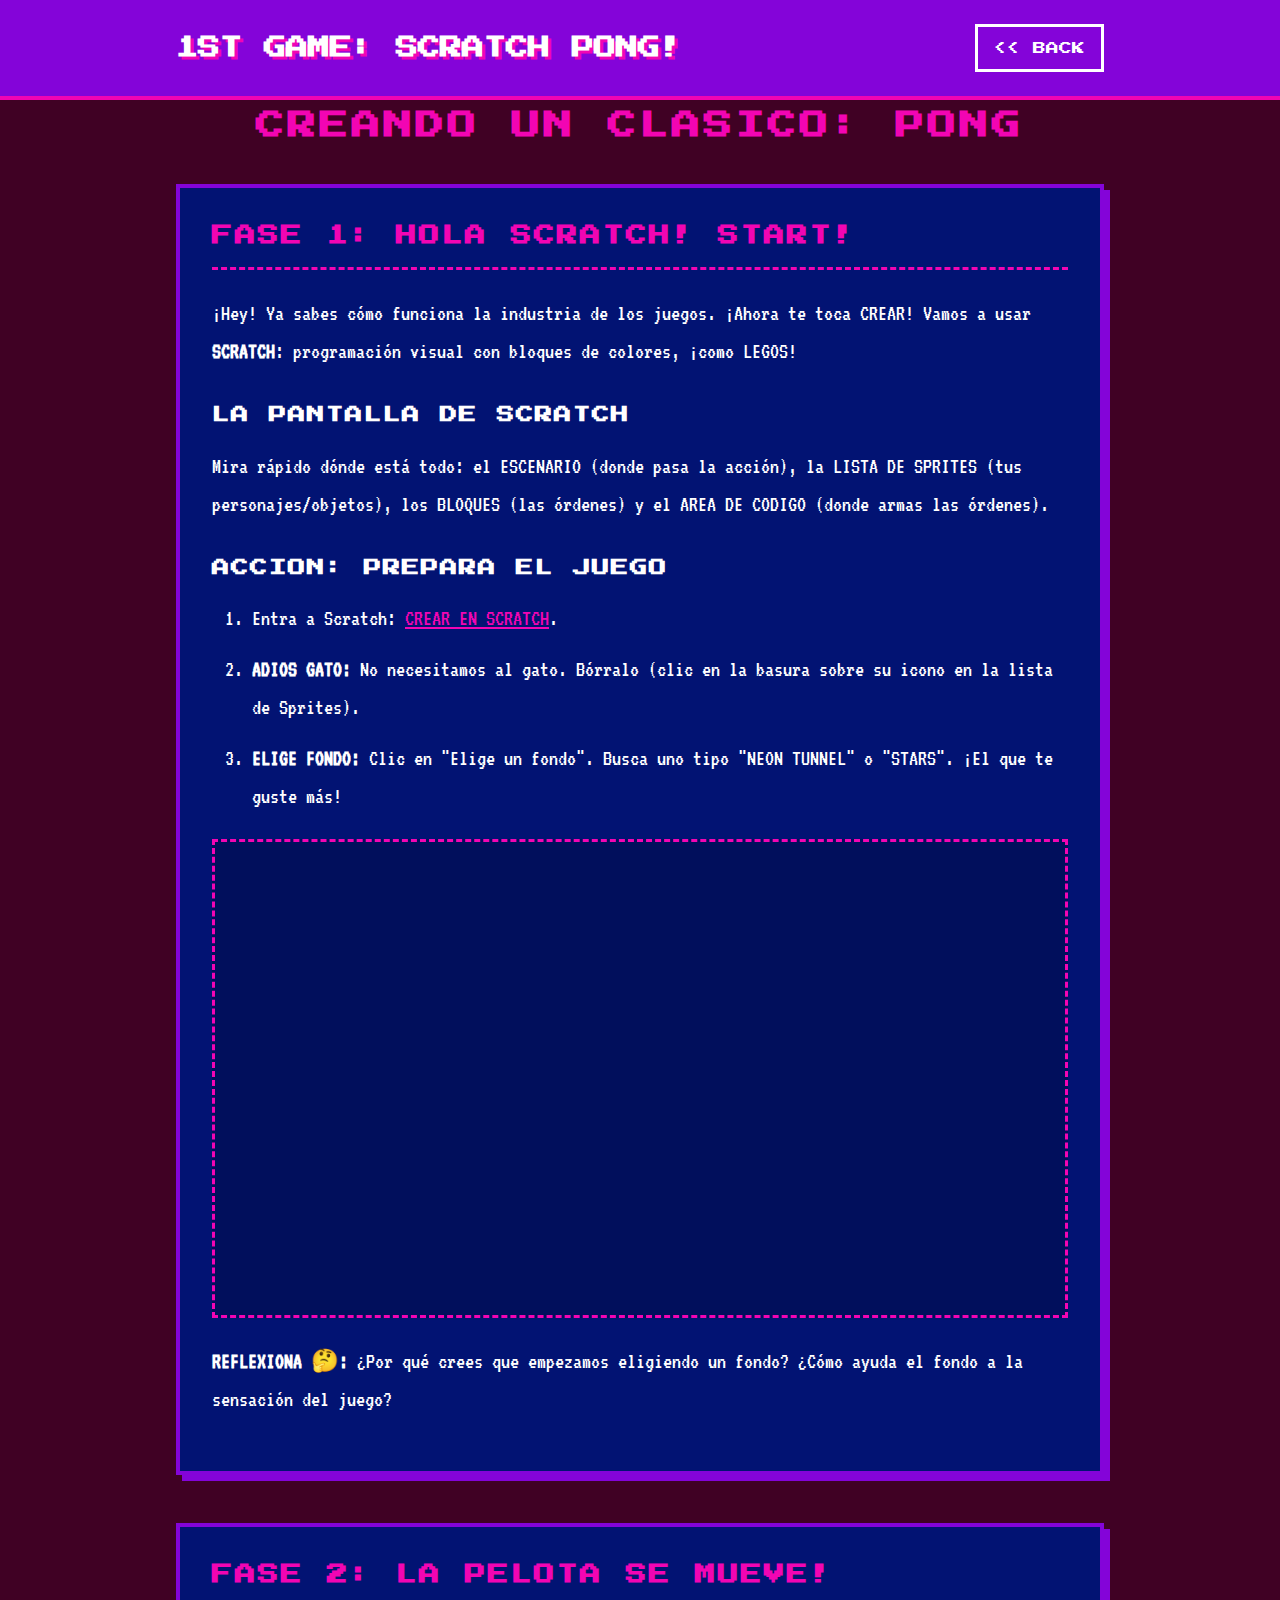
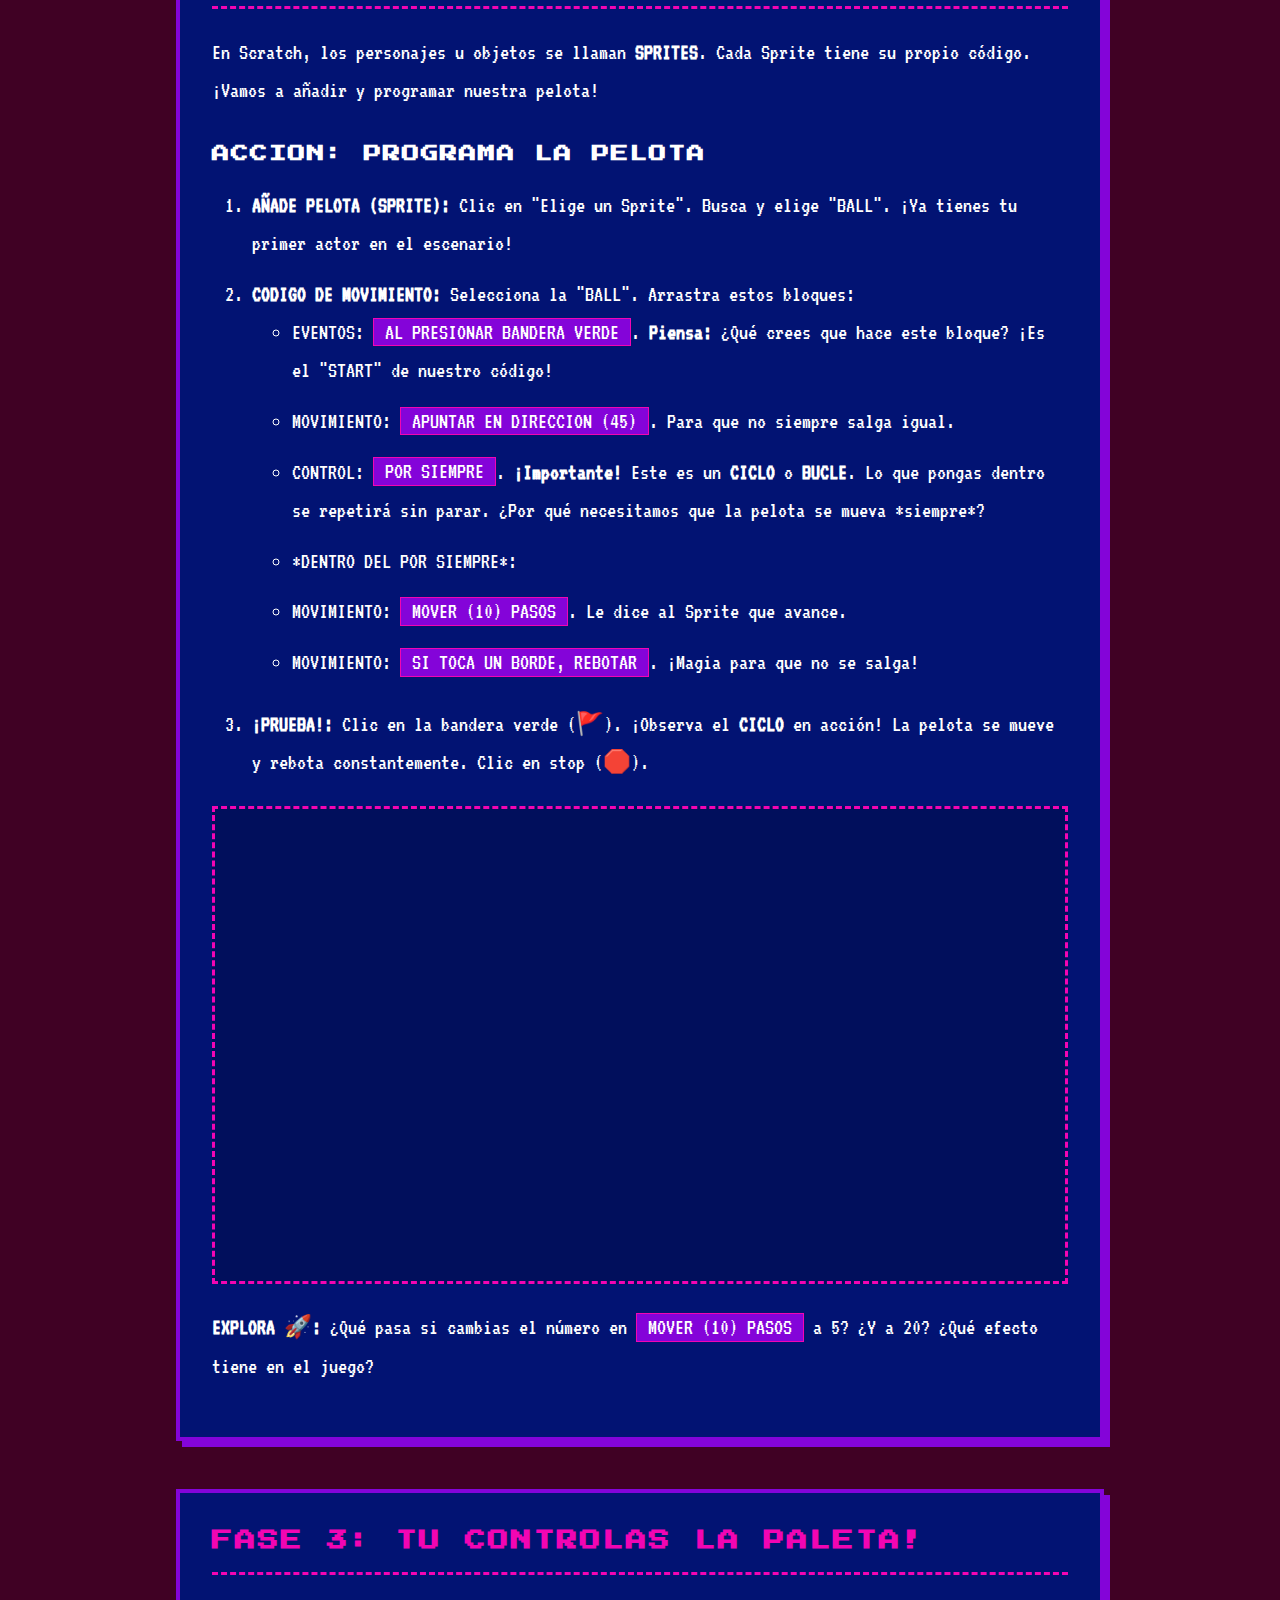
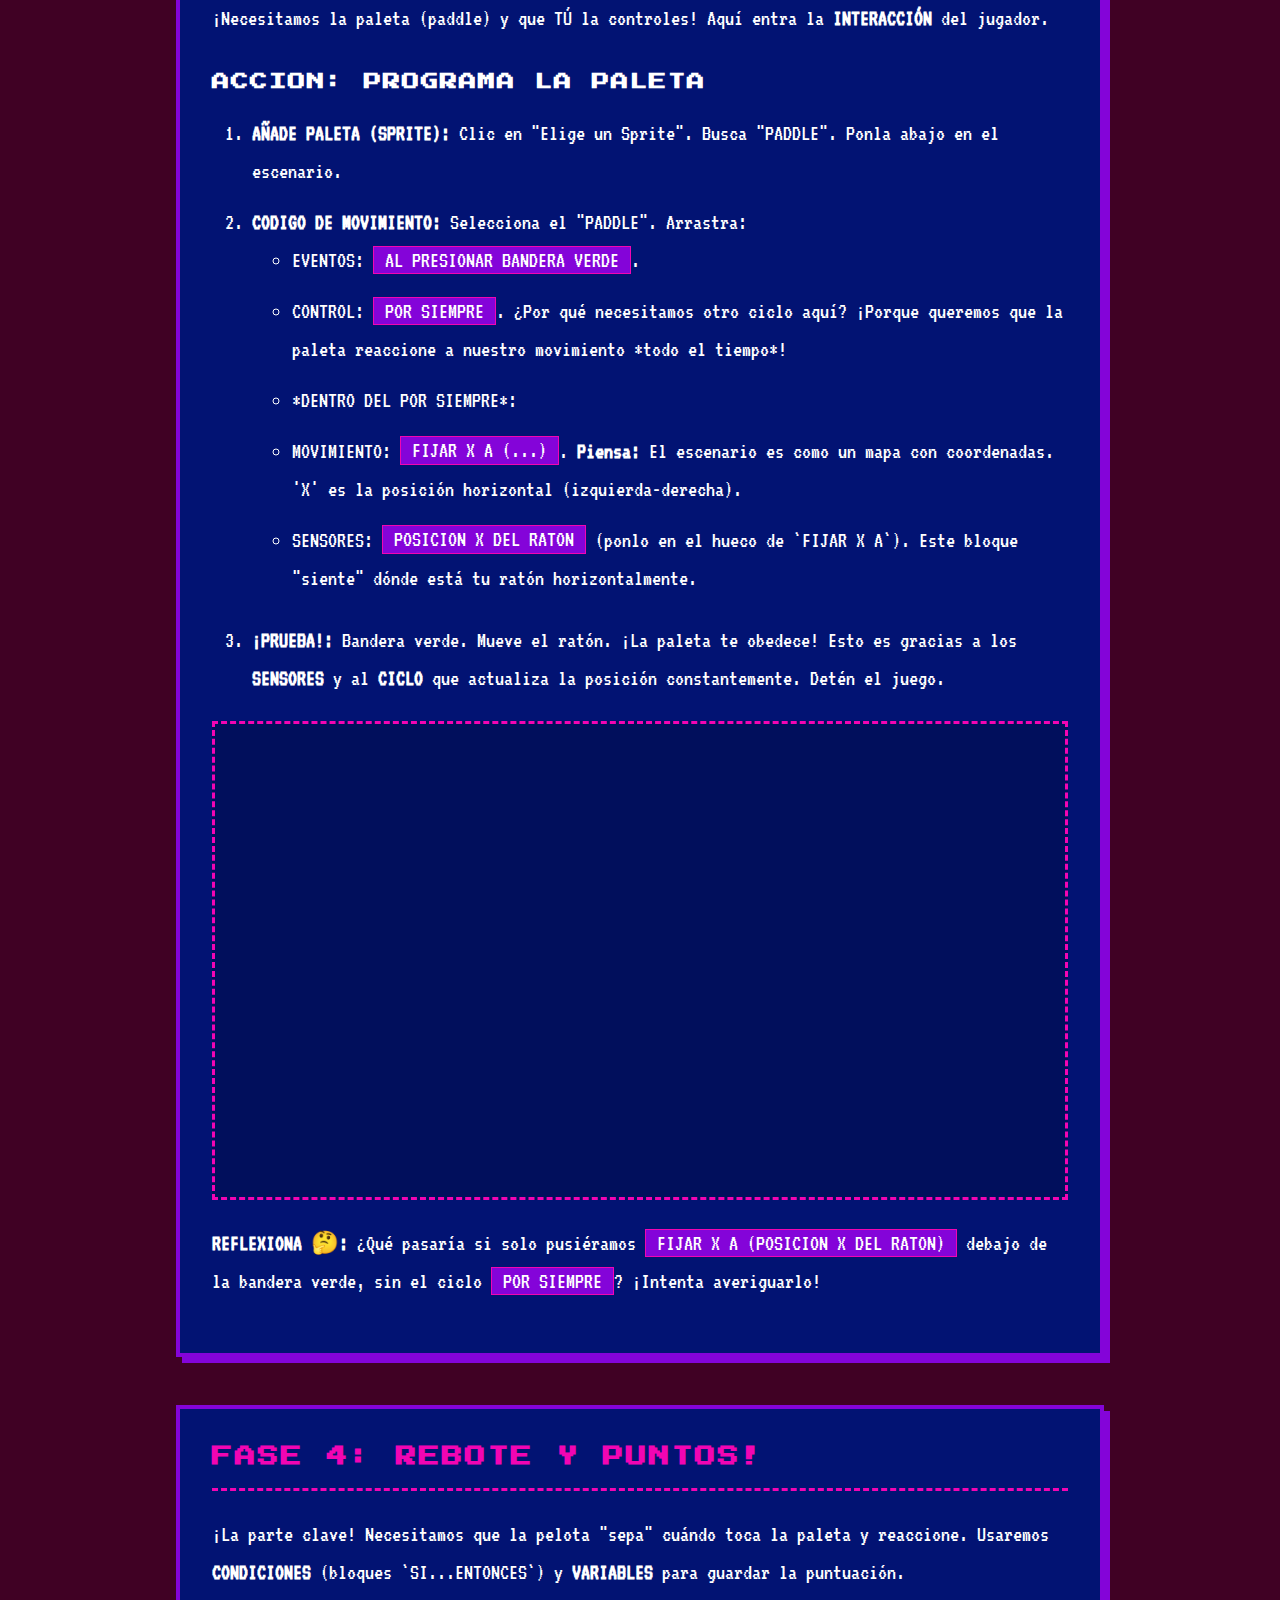
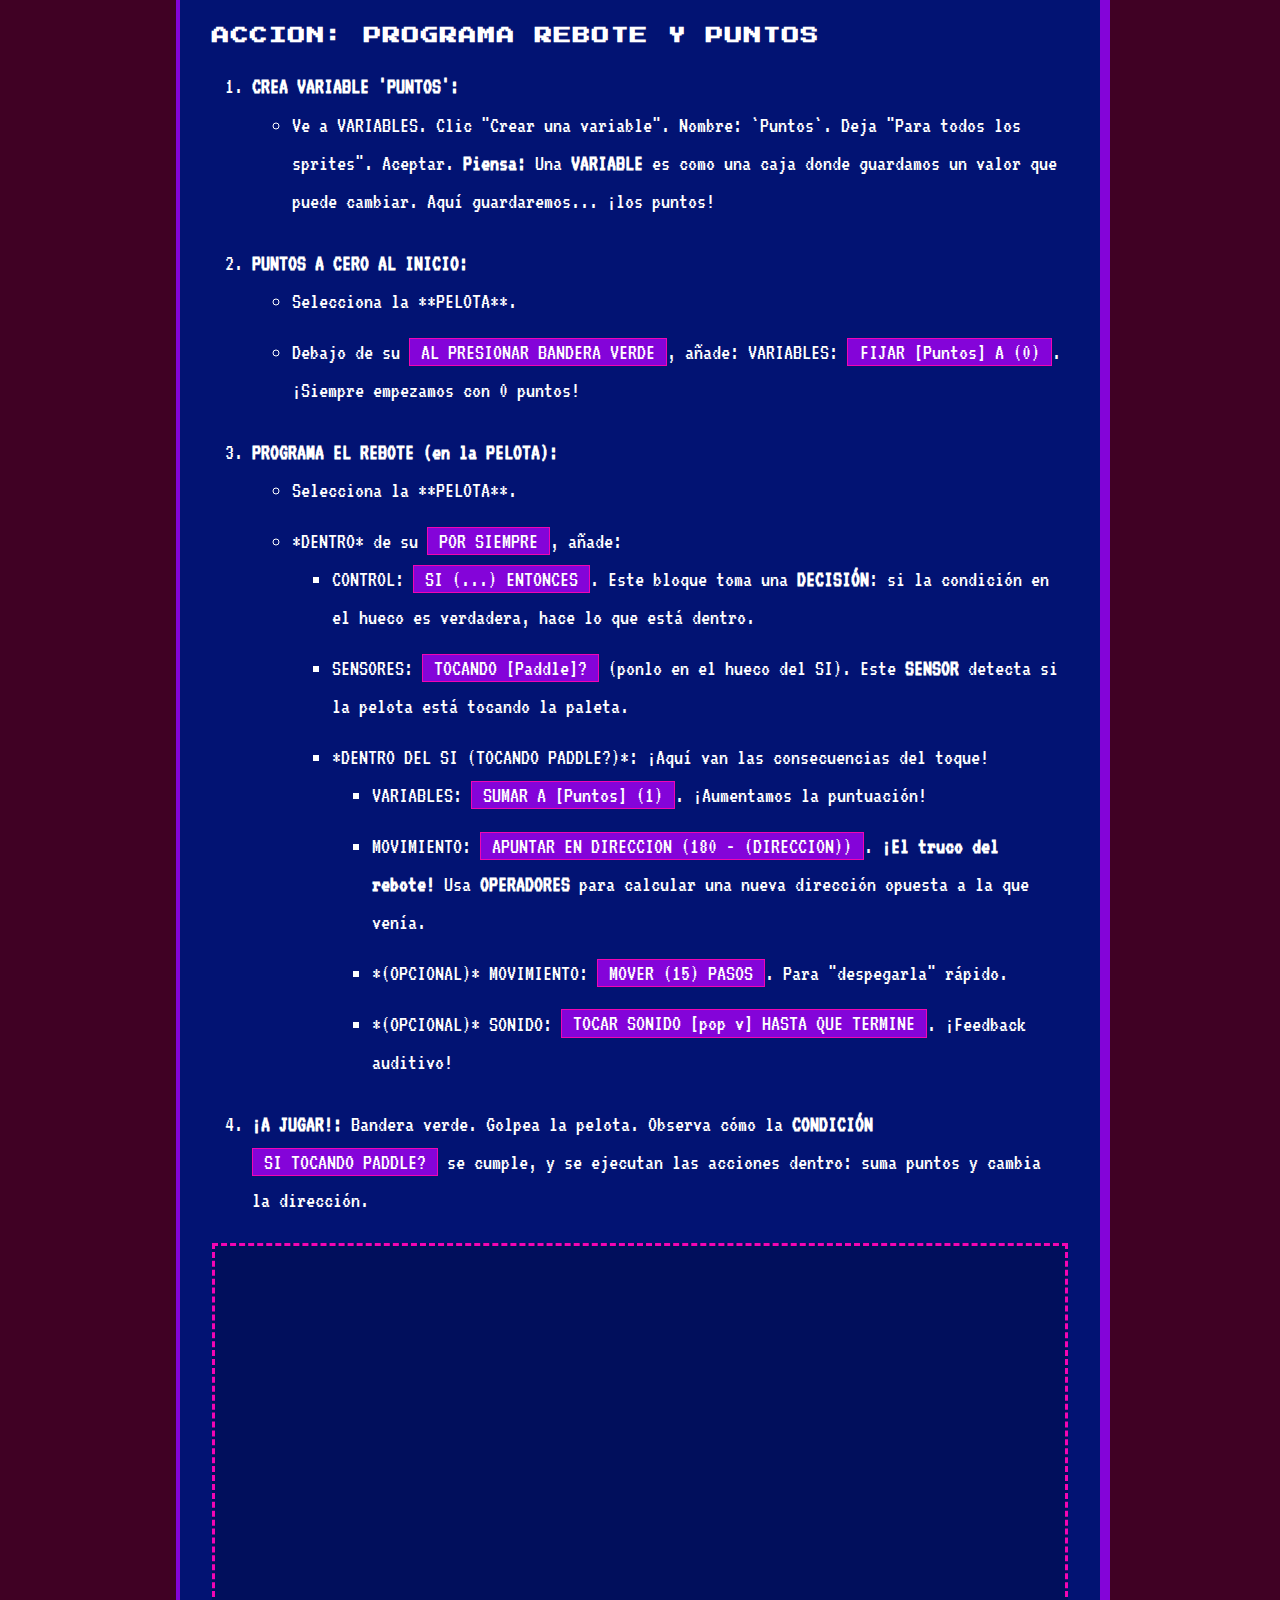
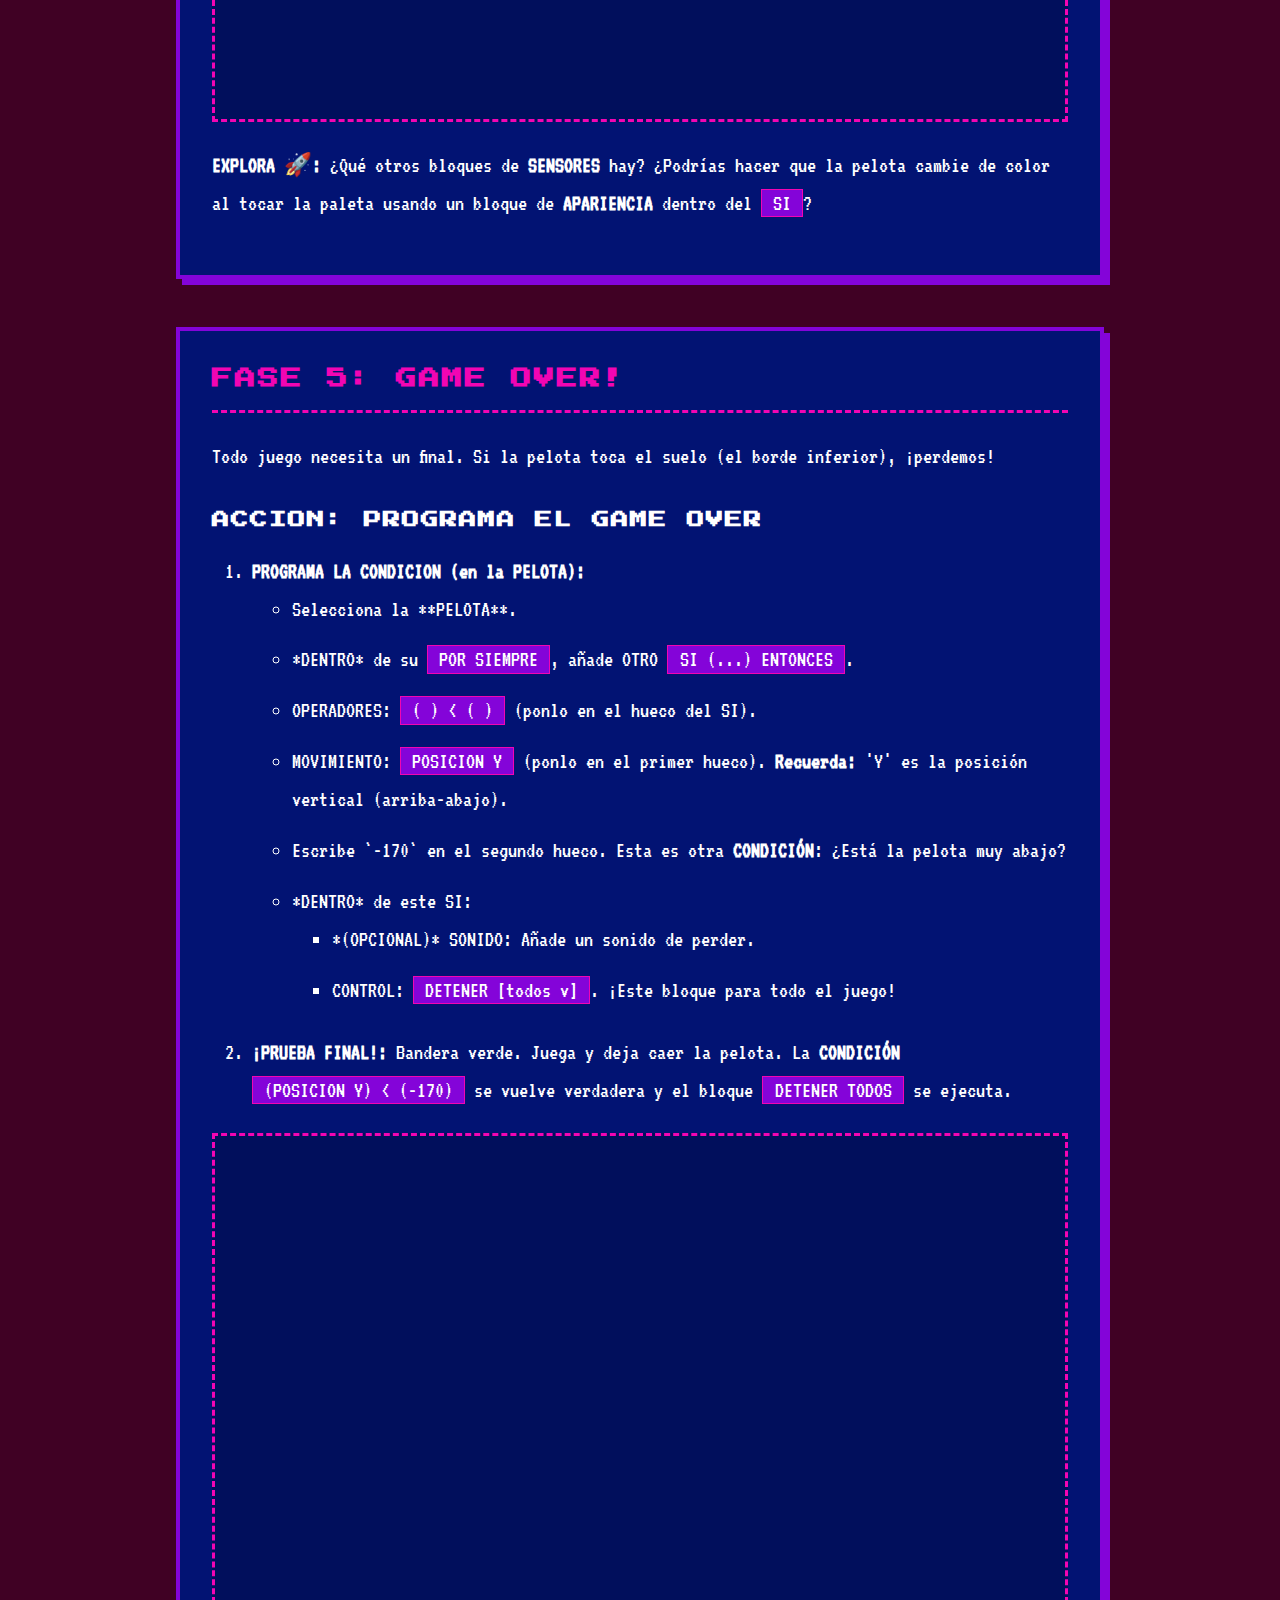
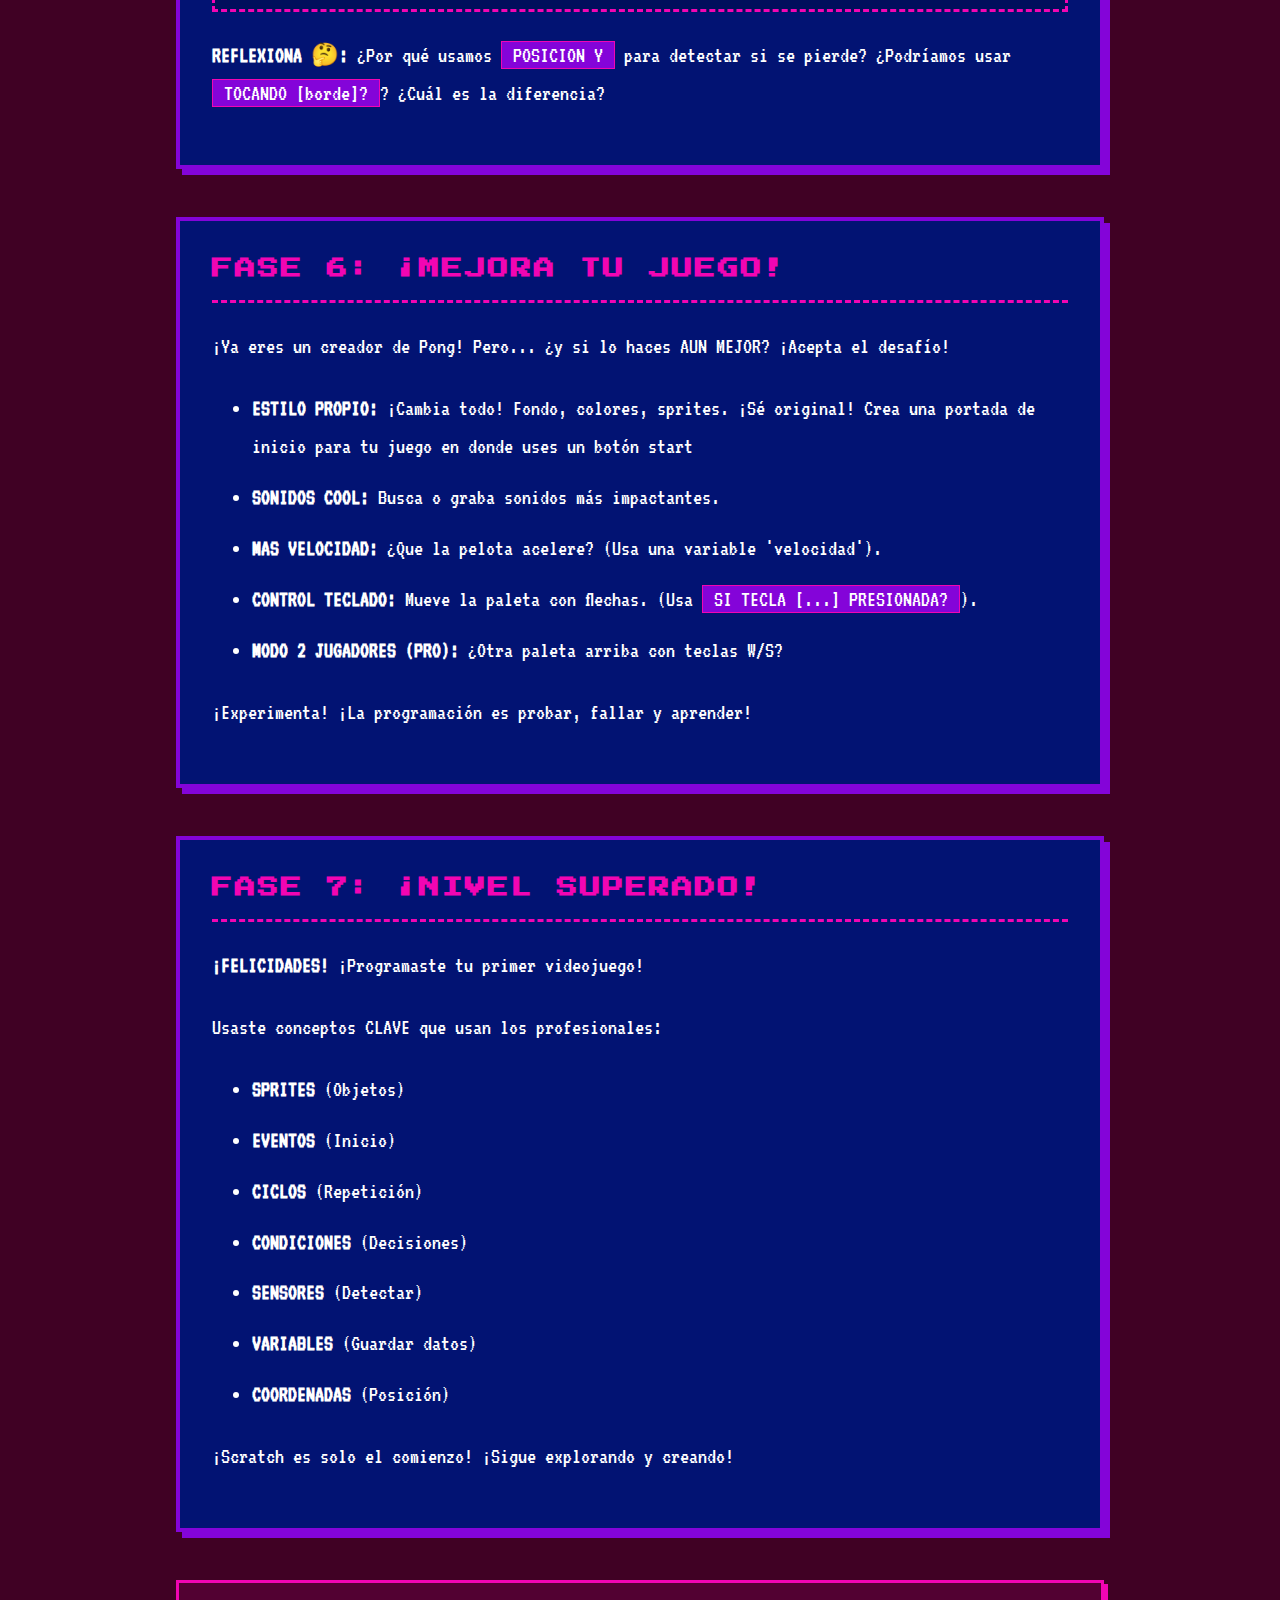
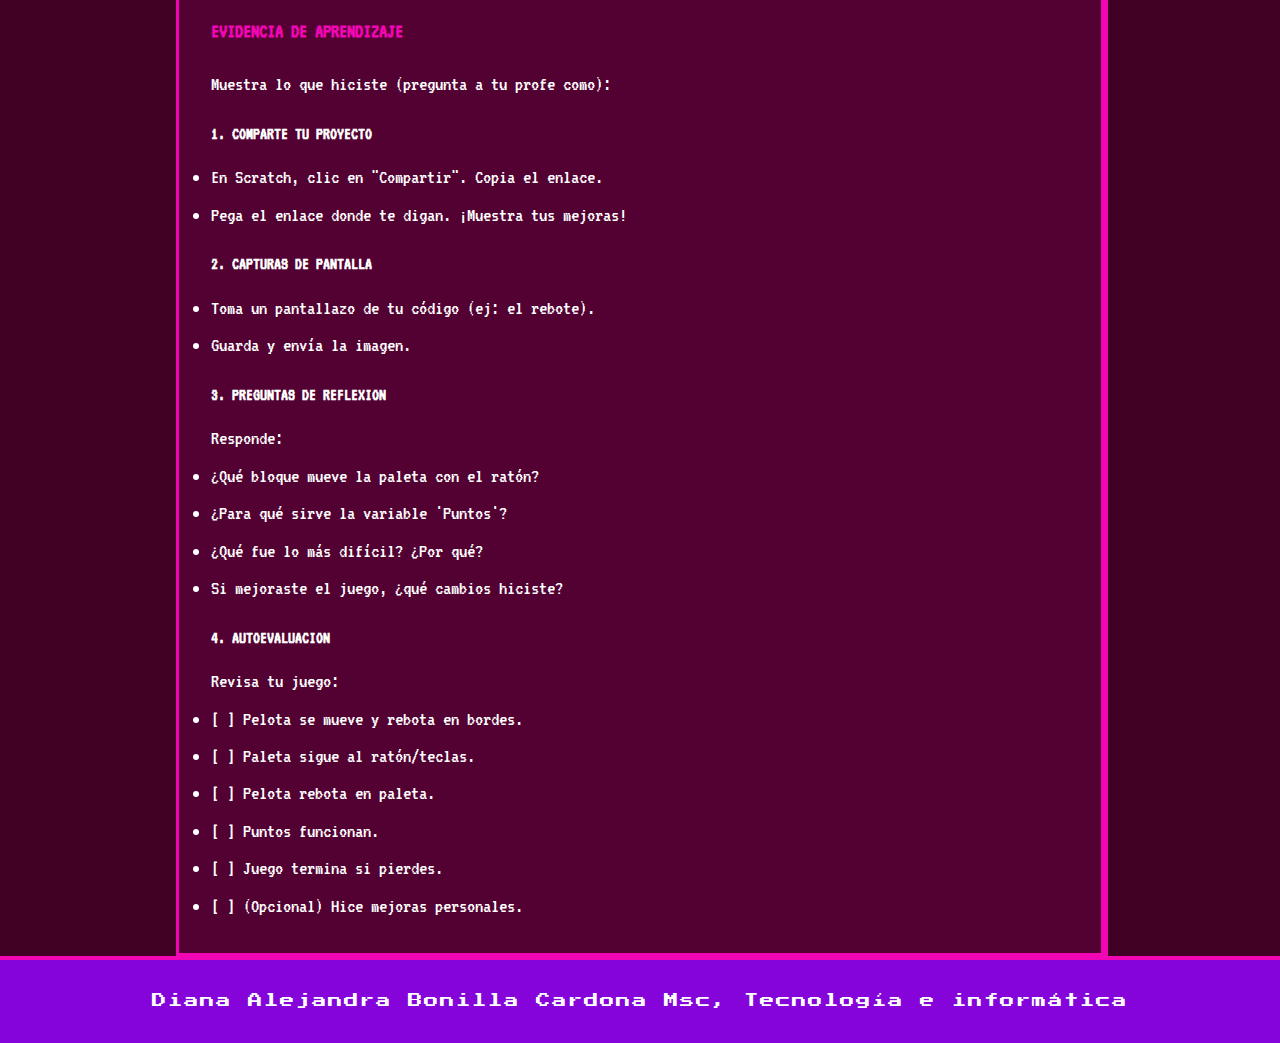
<file: ova82.html>
<!DOCTYPE html>
<html lang="es">
<head>
    <meta charset="UTF-8">
    <meta name="viewport" content="width=device-width, initial-scale=1.0">
    <title>OVA - ¡Tu Primer Videojuego en Scratch! (Pong)</title>
    <link rel="stylesheet" href="estilos/grado8_style1.css">
    <link rel="preconnect" href="https://fonts.googleapis.com">
    <link rel="preconnect" href="https://fonts.gstatic.com" crossorigin>
    <link href="https://fonts.googleapis.com/css2?family=Press+Start+2P&family=VT323&display=swap" rel="stylesheet">
</head>
<body>

    <header class="simple-header">
        <div class="container header-container">
            <h1>1ST GAME: SCRATCH PONG!</h1>
            <a href="ovas8.html" class="back-link">&lt;&lt; BACK</a>
        </div>
    </header>

    <main class="container">
        <h2>CREANDO UN CLASICO: PONG</h2>

        <section class="tutorial-section">
            <h3>Fase 1: HOLA SCRATCH! START!</h3>
            <p>¡Hey! Ya sabes cómo funciona la industria de los juegos. ¡Ahora te toca CREAR! Vamos a usar <strong>SCRATCH</strong>: programación visual con bloques de colores, ¡como LEGOS!</p>

            <h4>LA PANTALLA DE SCRATCH</h4>
            <p>Mira rápido dónde está todo: el ESCENARIO (donde pasa la acción), la LISTA DE SPRITES (tus personajes/objetos), los BLOQUES (las órdenes) y el AREA DE CODIGO (donde armas las órdenes).</p>
            <h4>ACCION: PREPARA EL JUEGO</h4>
            <ol>
                <li>Entra a Scratch: <a href="https://scratch.mit.edu/create" target="_blank" style="color: var(--color-accent); text-decoration: underline;">CREAR EN SCRATCH</a>.</li>
                <li><strong>ADIOS GATO:</strong> No necesitamos al gato. Bórralo (clic en la basura sobre su icono en la lista de Sprites).</li>
                <li><strong>ELIGE FONDO:</strong> Clic en "Elige un fondo". Busca uno tipo "NEON TUNNEL" o "STARS". ¡El que te guste más!</li>
            </ol>
            <div class="iframe-placeholder">
                <iframe src="https://scratch.mit.edu/projects/1165193455/embed" allowtransparency="true" width="485" height="402" frameborder="0" scrolling="no" allowfullscreen></iframe>
                </div>
            <p><strong>REFLEXIONA 🤔:</strong> ¿Por qué crees que empezamos eligiendo un fondo? ¿Cómo ayuda el fondo a la sensación del juego?</p>
        </section>

        <section class="tutorial-section">
            <h3>Fase 2: LA PELOTA SE MUEVE!</h3>
            <p>En Scratch, los personajes u objetos se llaman <strong>SPRITES</strong>. Cada Sprite tiene su propio código. ¡Vamos a añadir y programar nuestra pelota!</p>
            <h4>ACCION: PROGRAMA LA PELOTA</h4>
            <ol>
                <li><strong>AÑADE PELOTA (SPRITE):</strong> Clic en "Elige un Sprite". Busca y elige "BALL". ¡Ya tienes tu primer actor en el escenario!</li>
                <li><strong>CODIGO DE MOVIMIENTO:</strong> Selecciona la "BALL". Arrastra estos bloques:
                    <ul>
                        <li>EVENTOS: <code class="scratch-block">AL PRESIONAR BANDERA VERDE</code>. <strong>Piensa:</strong> ¿Qué crees que hace este bloque? ¡Es el "START" de nuestro código!</li>
                        <li>MOVIMIENTO: <code class="scratch-block">APUNTAR EN DIRECCION (45)</code>. Para que no siempre salga igual.</li>
                        <li>CONTROL: <code class="scratch-block">POR SIEMPRE</code>. <strong>¡Importante!</strong> Este es un <strong>CICLO</strong> o <strong>BUCLE</strong>. Lo que pongas dentro se repetirá sin parar. ¿Por qué necesitamos que la pelota se mueva *siempre*?</li>
                        <li>*DENTRO DEL POR SIEMPRE*:</li>
                        <li>MOVIMIENTO: <code class="scratch-block">MOVER (10) PASOS</code>. Le dice al Sprite que avance.</li>
                        <li>MOVIMIENTO: <code class="scratch-block">SI TOCA UN BORDE, REBOTAR</code>. ¡Magia para que no se salga!</li>
                    </ul>
                </li>
                <li><strong>¡PRUEBA!:</strong> Clic en la bandera verde (🚩). ¡Observa el <strong>CICLO</strong> en acción! La pelota se mueve y rebota constantemente. Clic en stop (🛑).</li>
            </ol>
            <div class="iframe-placeholder">
               <iframe src="https://scratch.mit.edu/projects/1165194564/embed" allowtransparency="true" width="485" height="402" frameborder="0" scrolling="no" allowfullscreen></iframe>
                </div>
            <p><strong>EXPLORA 🚀:</strong> ¿Qué pasa si cambias el número en <code class="scratch-block">MOVER (10) PASOS</code> a 5? ¿Y a 20? ¿Qué efecto tiene en el juego?</p>
        </section>

        <section class="tutorial-section">
            <h3>Fase 3: TU CONTROLAS LA PALETA!</h3>
            <p>¡Necesitamos la paleta (paddle) y que TÚ la controles! Aquí entra la <strong>INTERACCIÓN</strong> del jugador.</p>
            <h4>ACCION: PROGRAMA LA PALETA</h4>
            <ol>
                <li><strong>AÑADE PALETA (SPRITE):</strong> Clic en "Elige un Sprite". Busca "PADDLE". Ponla abajo en el escenario.</li>
                <li><strong>CODIGO DE MOVIMIENTO:</strong> Selecciona el "PADDLE". Arrastra:
                    <ul>
                        <li>EVENTOS: <code class="scratch-block">AL PRESIONAR BANDERA VERDE</code>.</li>
                        <li>CONTROL: <code class="scratch-block">POR SIEMPRE</code>. ¿Por qué necesitamos otro ciclo aquí? ¡Porque queremos que la paleta reaccione a nuestro movimiento *todo el tiempo*!</li>
                        <li>*DENTRO DEL POR SIEMPRE*:</li>
                        <li>MOVIMIENTO: <code class="scratch-block">FIJAR X A (...)</code>. <strong>Piensa:</strong> El escenario es como un mapa con coordenadas. 'X' es la posición horizontal (izquierda-derecha).</li>
                        <li>SENSORES: <code class="scratch-block">POSICION X DEL RATON</code> (ponlo en el hueco de `FIJAR X A`). Este bloque "siente" dónde está tu ratón horizontalmente.</li>
                    </ul>
                </li>
                <li><strong>¡PRUEBA!:</strong> Bandera verde. Mueve el ratón. ¡La paleta te obedece! Esto es gracias a los <strong>SENSORES</strong> y al <strong>CICLO</strong> que actualiza la posición constantemente. Detén el juego.</li>
            </ol>
             <div class="iframe-placeholder">
                <iframe src="https://scratch.mit.edu/projects/1165198758/embed" allowtransparency="true" width="485" height="402" frameborder="0" scrolling="no" allowfullscreen></iframe>
                </div>
             <p><strong>REFLEXIONA 🤔:</strong> ¿Qué pasaría si solo pusiéramos <code class="scratch-block">FIJAR X A (POSICION X DEL RATON)</code> debajo de la bandera verde, sin el ciclo <code class="scratch-block">POR SIEMPRE</code>? ¡Intenta averiguarlo!</p>
        </section>

        <section class="tutorial-section">
            <h3>Fase 4: REBOTE Y PUNTOS!</h3>
            <p>¡La parte clave! Necesitamos que la pelota "sepa" cuándo toca la paleta y reaccione. Usaremos <strong>CONDICIONES</strong> (bloques `SI...ENTONCES`) y <strong>VARIABLES</strong> para guardar la puntuación.</p>
            <h4>ACCION: PROGRAMA REBOTE Y PUNTOS</h4>
            <ol>
                <li><strong>CREA VARIABLE 'PUNTOS':</strong>
                    <ul>
                        <li>Ve a VARIABLES. Clic "Crear una variable". Nombre: `Puntos`. Deja "Para todos los sprites". Aceptar. <strong>Piensa:</strong> Una <strong>VARIABLE</strong> es como una caja donde guardamos un valor que puede cambiar. Aquí guardaremos... ¡los puntos!</li>
                    </ul>
                </li>
                <li><strong>PUNTOS A CERO AL INICIO:</strong>
                    <ul>
                        <li>Selecciona la **PELOTA**.</li>
                        <li>Debajo de su <code class="scratch-block">AL PRESIONAR BANDERA VERDE</code>, añade: VARIABLES: <code class="scratch-block">FIJAR [Puntos] A (0)</code>. ¡Siempre empezamos con 0 puntos!</li>
                    </ul>
                </li>
                <li><strong>PROGRAMA EL REBOTE (en la PELOTA):</strong>
                    <ul>
                        <li>Selecciona la **PELOTA**.</li>
                        <li>*DENTRO* de su <code class="scratch-block">POR SIEMPRE</code>, añade:
                            <ul>
                                <li>CONTROL: <code class="scratch-block">SI (...) ENTONCES</code>. Este bloque toma una <strong>DECISIÓN</strong>: si la condición en el hueco es verdadera, hace lo que está dentro.</li>
                                <li>SENSORES: <code class="scratch-block">TOCANDO [Paddle]?</code> (ponlo en el hueco del SI). Este <strong>SENSOR</strong> detecta si la pelota está tocando la paleta.</li>
                                <li>*DENTRO DEL SI (TOCANDO PADDLE?)*: ¡Aquí van las consecuencias del toque!
                                    <ul>
                                        <li>VARIABLES: <code class="scratch-block">SUMAR A [Puntos] (1)</code>. ¡Aumentamos la puntuación!</li>
                                        <li>MOVIMIENTO: <code class="scratch-block">APUNTAR EN DIRECCION (180 - (DIRECCION))</code>. <strong>¡El truco del rebote!</strong> Usa <strong>OPERADORES</strong> para calcular una nueva dirección opuesta a la que venía.</li>
                                        <li>*(OPCIONAL)* MOVIMIENTO: <code class="scratch-block">MOVER (15) PASOS</code>. Para "despegarla" rápido.</li>
                                        <li>*(OPCIONAL)* SONIDO: <code class="scratch-block">TOCAR SONIDO [pop v] HASTA QUE TERMINE</code>. ¡Feedback auditivo!</li>
                                    </ul>
                                </li>
                            </ul>
                        </li>
                    </ul>
                </li>
                <li><strong>¡A JUGAR!:</strong> Bandera verde. Golpea la pelota. Observa cómo la <strong>CONDICIÓN</strong> <code class="scratch-block">SI TOCANDO PADDLE?</code> se cumple, y se ejecutan las acciones dentro: suma puntos y cambia la dirección.</li>
            </ol>
             <div class="iframe-placeholder">
                <iframe src="https://scratch.mit.edu/projects/1165203023/embed" allowtransparency="true" width="485" height="402" frameborder="0" scrolling="no" allowfullscreen></iframe>
                </div>
             <p><strong>EXPLORA 🚀:</strong> ¿Qué otros bloques de <strong>SENSORES</strong> hay? ¿Podrías hacer que la pelota cambie de color al tocar la paleta usando un bloque de <strong>APARIENCIA</strong> dentro del <code class="scratch-block">SI</code>?</p>
        </section>

        <section class="tutorial-section">
            <h3>Fase 5: GAME OVER!</h3>
            <p>Todo juego necesita un final. Si la pelota toca el suelo (el borde inferior), ¡perdemos!</p>
            <h4>ACCION: PROGRAMA EL GAME OVER</h4>
            <ol>
                <li><strong>PROGRAMA LA CONDICION (en la PELOTA):</strong>
                    <ul>
                        <li>Selecciona la **PELOTA**.</li>
                        <li>*DENTRO* de su <code class="scratch-block">POR SIEMPRE</code>, añade OTRO <code class="scratch-block">SI (...) ENTONCES</code>.</li>
                        <li>OPERADORES: <code class="scratch-block">( ) < ( )</code> (ponlo en el hueco del SI).</li>
                        <li>MOVIMIENTO: <code class="scratch-block">POSICION Y</code> (ponlo en el primer hueco). <strong>Recuerda:</strong> 'Y' es la posición vertical (arriba-abajo).</li>
                        <li>Escribe `-170` en el segundo hueco. Esta es otra <strong>CONDICIÓN</strong>: ¿Está la pelota muy abajo?</li>
                        <li>*DENTRO* de este SI:
                             <ul>
                                <li>*(OPCIONAL)* SONIDO: Añade un sonido de perder.</li>
                                <li>CONTROL: <code class="scratch-block">DETENER [todos v]</code>. ¡Este bloque para todo el juego!</li>
                            </ul>
                        </li>
                    </ul>
                </li>
                <li><strong>¡PRUEBA FINAL!:</strong> Bandera verde. Juega y deja caer la pelota. La <strong>CONDICIÓN</strong> <code class="scratch-block">(POSICION Y) < (-170)</code> se vuelve verdadera y el bloque <code class="scratch-block">DETENER TODOS</code> se ejecuta.</li>
            </ol>
             <div class="iframe-placeholder">
                <iframe src="https://scratch.mit.edu/projects/1165207626/embed" allowtransparency="true" width="485" height="402" frameborder="0" scrolling="no" allowfullscreen></iframe>
                </div>
             <p><strong>REFLEXIONA 🤔:</strong> ¿Por qué usamos <code class="scratch-block">POSICION Y</code> para detectar si se pierde? ¿Podríamos usar <code class="scratch-block">TOCANDO [borde]?</code>? ¿Cuál es la diferencia?</p>
        </section>

        <section class="tutorial-section">
            <h3>Fase 6: ¡MEJORA TU JUEGO!</h3>
            <p>¡Ya eres un creador de Pong! Pero... ¿y si lo haces AUN MEJOR? ¡Acepta el desafío!</p>
            <ul>
                <li><strong>ESTILO PROPIO:</strong> ¡Cambia todo! Fondo, colores, sprites. ¡Sé original! Crea una portada de inicio para tu juego en donde uses un botón start</li>
                <li><strong>SONIDOS COOL:</strong> Busca o graba sonidos más impactantes.</li>
                <li><strong>MAS VELOCIDAD:</strong> ¿Que la pelota acelere? (Usa una variable 'velocidad').</li>
                <li><strong>CONTROL TECLADO:</strong> Mueve la paleta con flechas. (Usa <code class="scratch-block">SI TECLA [...] PRESIONADA?</code>).</li>
                <li><strong>MODO 2 JUGADORES (PRO):</strong> ¿Otra paleta arriba con teclas W/S?</li>
            </ul>
            <p>¡Experimenta! ¡La programación es probar, fallar y aprender!</p>
        </section>

        <section class="tutorial-section">
            <h3>Fase 7: ¡NIVEL SUPERADO!</h3>
            <p><strong>¡FELICIDADES!</strong> ¡Programaste tu primer videojuego!</p>
            <p>Usaste conceptos CLAVE que usan los profesionales:</p>
            <ul>
                <li><strong>SPRITES</strong> (Objetos)</li>
                <li><strong>EVENTOS</strong> (Inicio)</li>
                <li><strong>CICLOS</strong> (Repetición)</li>
                <li><strong>CONDICIONES</strong> (Decisiones)</li>
                <li><strong>SENSORES</strong> (Detectar)</li>
                <li><strong>VARIABLES</strong> (Guardar datos)</li>
                <li><strong>COORDENADAS</strong> (Posición)</li>
            </ul>
            <p>¡Scratch es solo el comienzo! ¡Sigue explorando y creando!</p>
        </section>

        <section class="evidence-section">
            <h3>EVIDENCIA DE APRENDIZAJE</h3>
            <p>Muestra lo que hiciste (pregunta a tu profe como):</p>
            <h4>1. COMPARTE TU PROYECTO</h4>
            <ul>
                <li>En Scratch, clic en "Compartir". Copia el enlace.</li>
                <li>Pega el enlace donde te digan. ¡Muestra tus mejoras!</li>
            </ul>
            <h4>2. CAPTURAS DE PANTALLA</h4>
            <ul>
                <li>Toma un pantallazo de tu código (ej: el rebote).</li>
                <li>Guarda y envía la imagen.</li>
            </ul>
            <h4>3. PREGUNTAS DE REFLEXION</h4>
            <p>Responde:</p>
            <ul>
                <li>¿Qué bloque mueve la paleta con el ratón?</li>
                <li>¿Para qué sirve la variable 'Puntos'?</li>
                <li>¿Qué fue lo más difícil? ¿Por qué?</li>
                <li>Si mejoraste el juego, ¿qué cambios hiciste?</li>
            </ul>
            <h4>4. AUTOEVALUACION</h4>
            <p>Revisa tu juego:</p>
            <ul>
                <li>[ ] Pelota se mueve y rebota en bordes.</li>
                <li>[ ] Paleta sigue al ratón/teclas.</li>
                <li>[ ] Pelota rebota en paleta.</li>
                <li>[ ] Puntos funcionan.</li>
                <li>[ ] Juego termina si pierdes.</li>
                <li>[ ] (Opcional) Hice mejoras personales.</li>
            </ul>
        </section>

    </main>

    <footer class="portal-footer">
        <p>Diana Alejandra Bonilla Cardona Msc, Tecnología e informática</p>
    </footer>

</body>
</html>
</file>
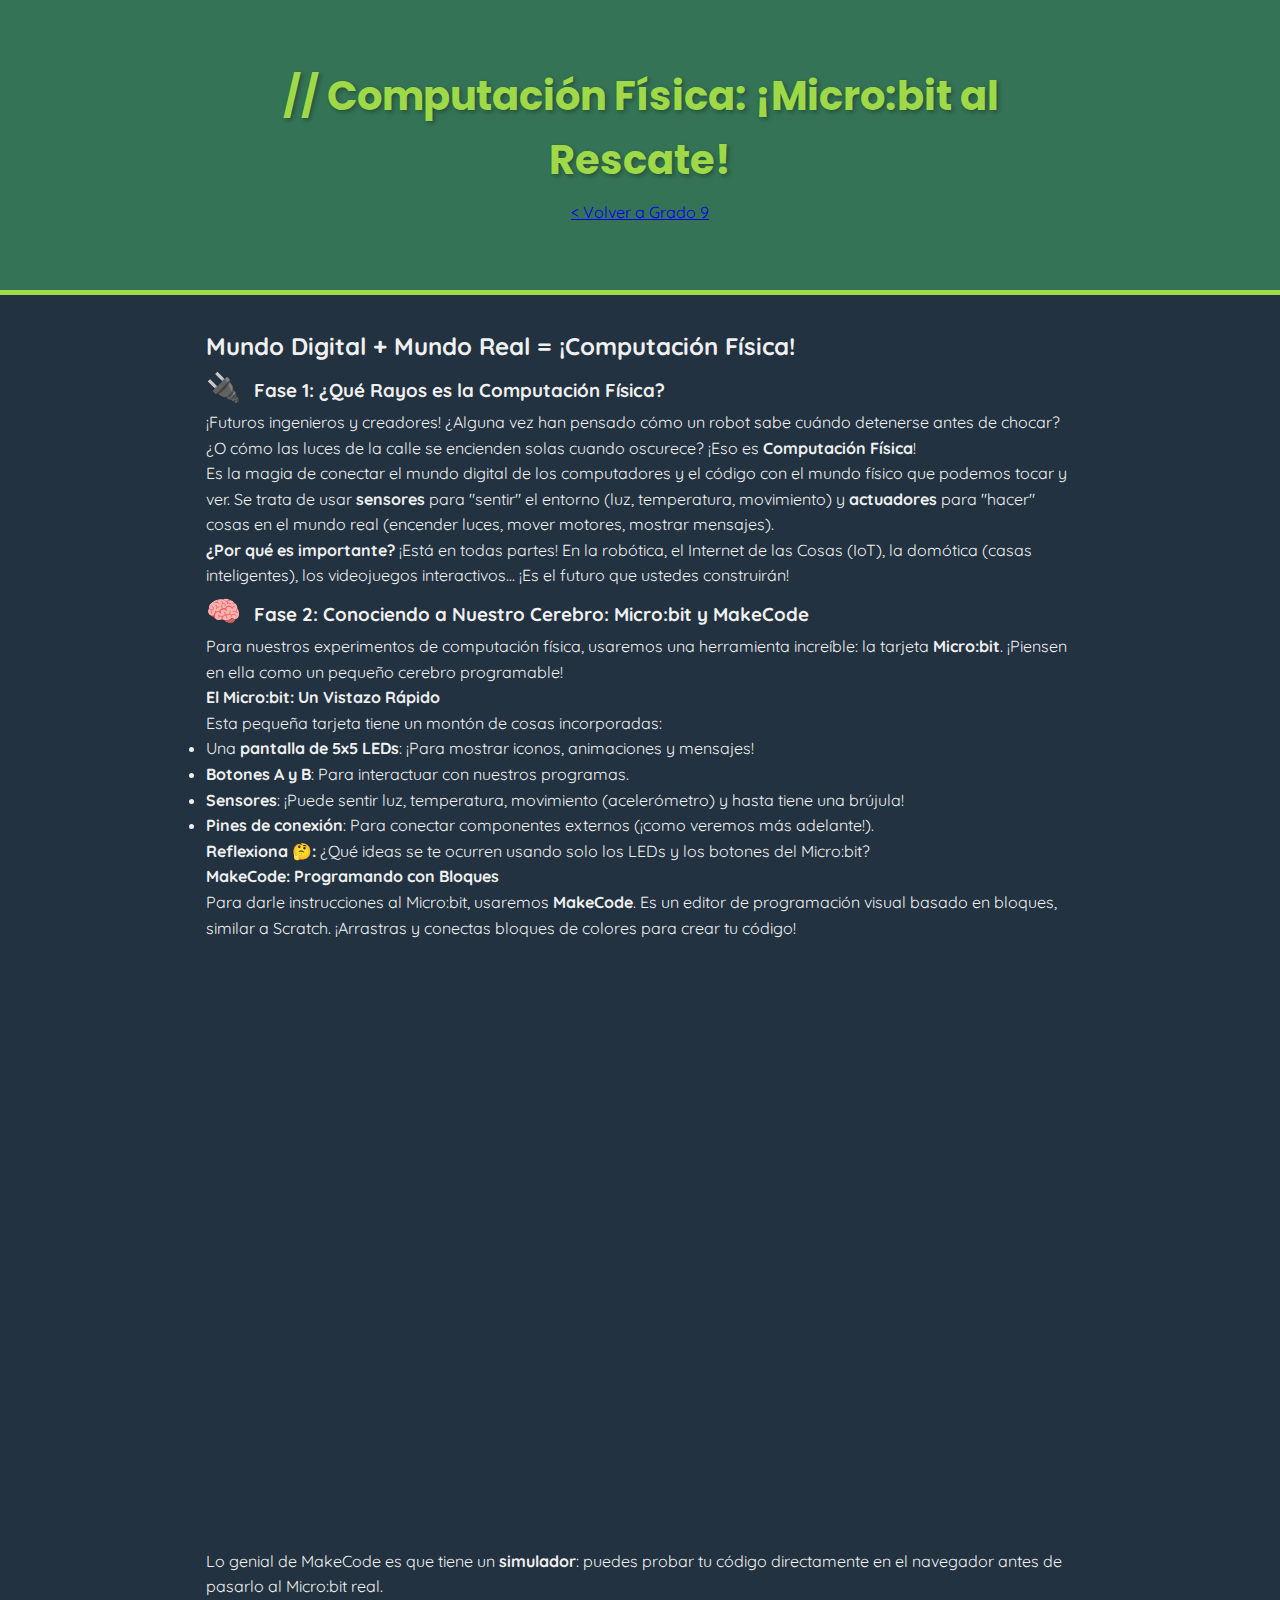
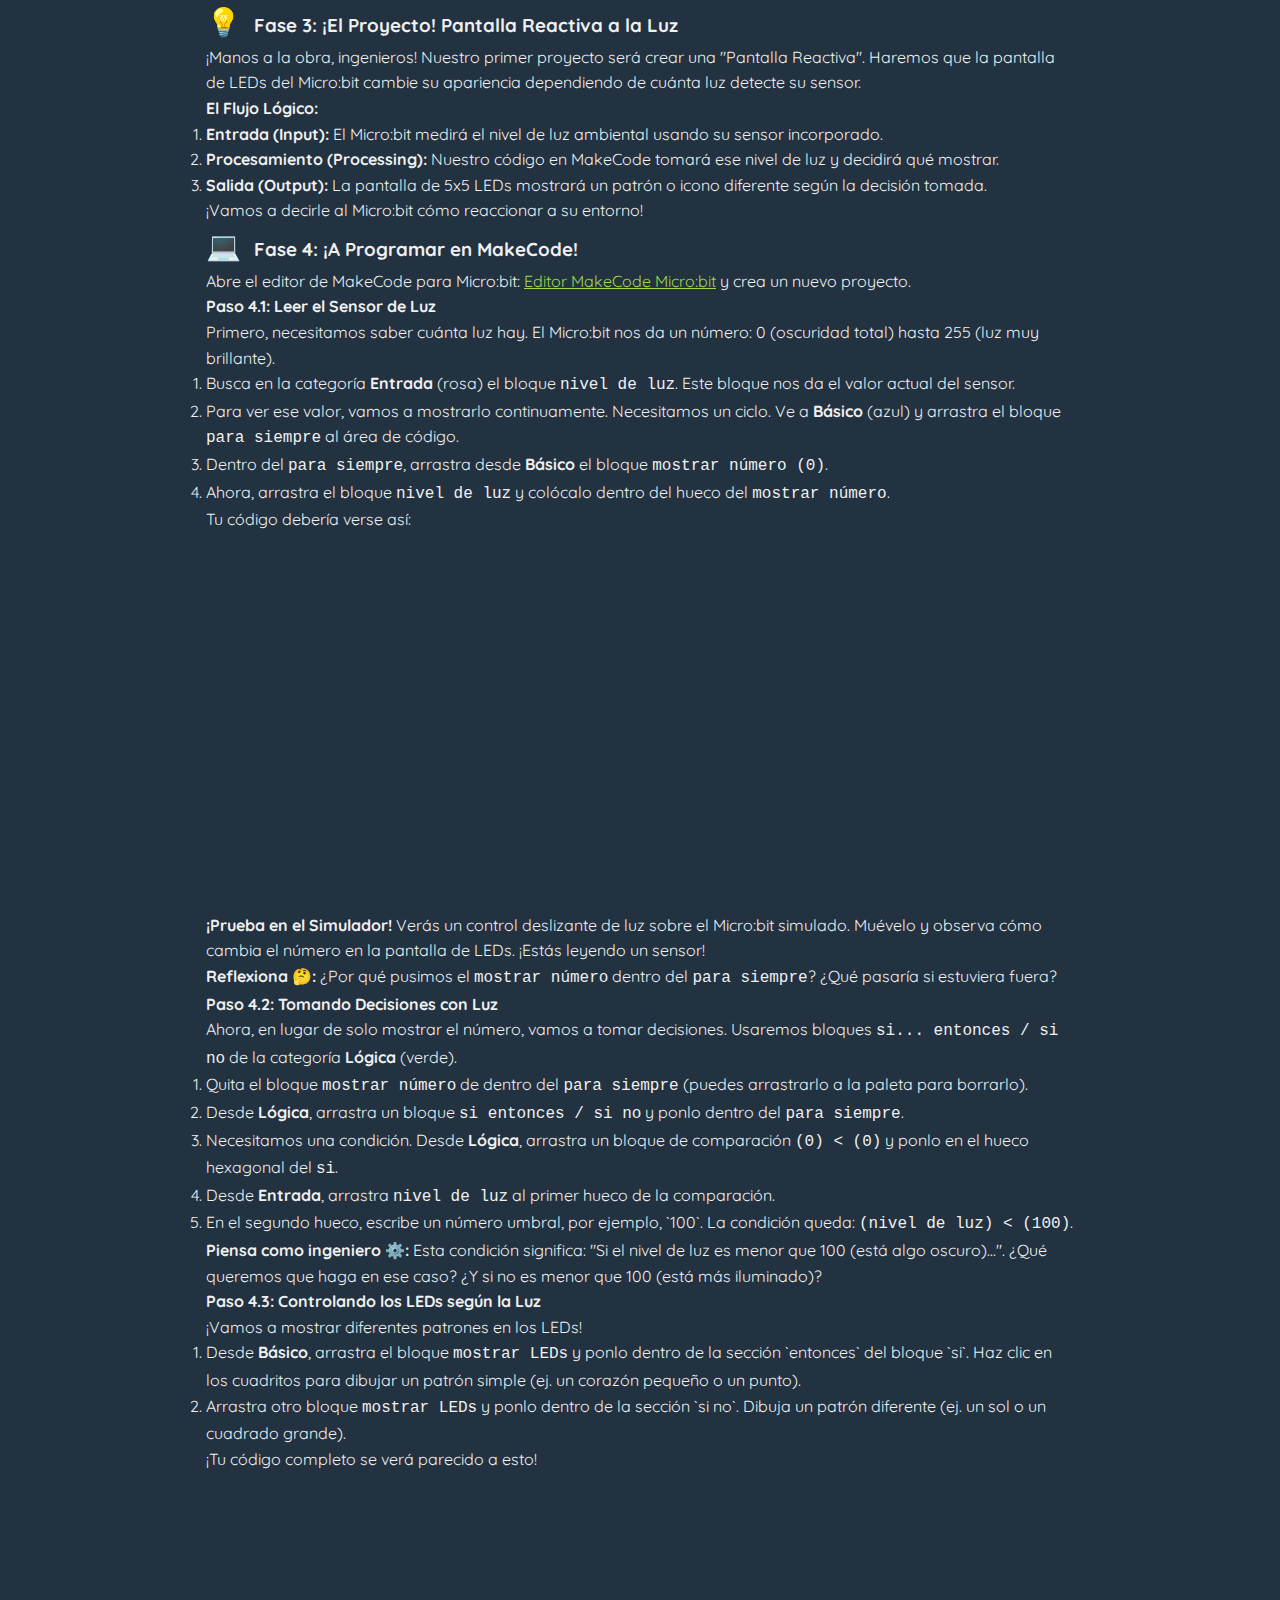
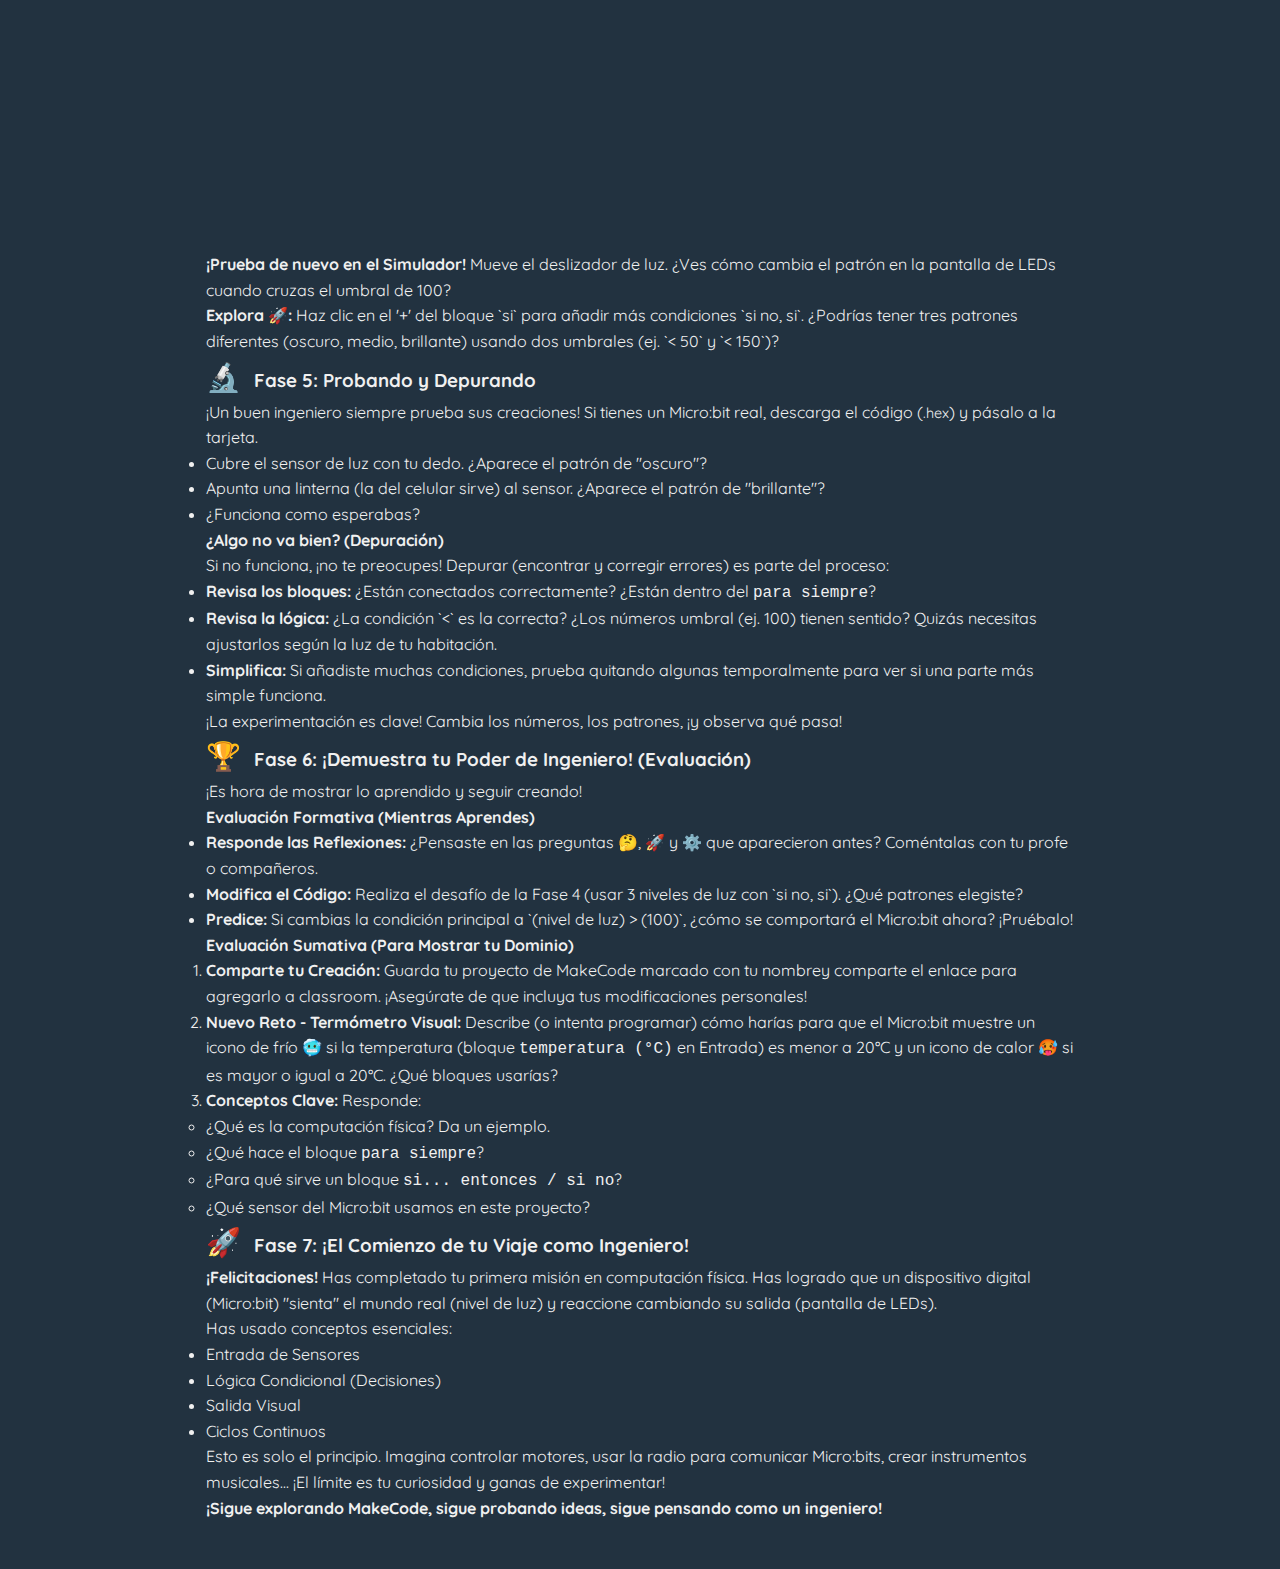
<file: ova92.html>
<!DOCTYPE html>
<html lang="es">
<head>
    <meta charset="UTF-8">
    <meta name="viewport" content="width=device-width, initial-scale=1.0">
    <title>OVA - Computación Física con Micro:bit</title>
    <link rel="stylesheet" href="estilos/grado9_style.css">
    <link rel="preconnect" href="https://fonts.googleapis.com">
    <link rel="preconnect" href="https://fonts.gstatic.com" crossorigin>
    <link href="https://fonts.googleapis.com/css2?family=Poppins:wght@400;700&family=Quicksand:wght@500;700&display=swap" rel="stylesheet">
</head>
<body>

    <header class="simple-header">
        <div class="container header-container">
            <h1>// Computación Física: ¡Micro:bit al Rescate!</h1>
            <a href="ovas9.html" class="back-link">&lt; Volver a Grado 9</a>
        </div>
    </header>

    <main class="container">
        <h2>Mundo Digital + Mundo Real = ¡Computación Física!</h2>

        <section class="tutorial-section">
            <h3><span style="font-size: 1.5em; margin-right: 0.5rem;">🔌</span> Fase 1: ¿Qué Rayos es la Computación Física?</h3>
            <p>¡Futuros ingenieros y creadores! ¿Alguna vez han pensado cómo un robot sabe cuándo detenerse antes de chocar? ¿O cómo las luces de la calle se encienden solas cuando oscurece? ¡Eso es <strong>Computación Física</strong>!</p>
            <p>Es la magia de conectar el mundo digital de los computadores y el código con el mundo físico que podemos tocar y ver. Se trata de usar <strong>sensores</strong> para "sentir" el entorno (luz, temperatura, movimiento) y <strong>actuadores</strong> para "hacer" cosas en el mundo real (encender luces, mover motores, mostrar mensajes).</p>
            <p><strong>¿Por qué es importante?</strong> ¡Está en todas partes! En la robótica, el Internet de las Cosas (IoT), la domótica (casas inteligentes), los videojuegos interactivos... ¡Es el futuro que ustedes construirán!</p>
        </section>

        <section class="tutorial-section">
            <h3><span style="font-size: 1.5em; margin-right: 0.5rem;">🧠</span> Fase 2: Conociendo a Nuestro Cerebro: Micro:bit y MakeCode</h3>
            <p>Para nuestros experimentos de computación física, usaremos una herramienta increíble: la tarjeta <strong>Micro:bit</strong>. ¡Piensen en ella como un pequeño cerebro programable!</p>

            <h4>El Micro:bit: Un Vistazo Rápido</h4>
            <p>Esta pequeña tarjeta tiene un montón de cosas incorporadas:</p>
            <ul>
                <li>Una <strong>pantalla de 5x5 LEDs</strong>: ¡Para mostrar iconos, animaciones y mensajes!</li>
                <li><strong>Botones A y B</strong>: Para interactuar con nuestros programas.</li>
                <li><strong>Sensores</strong>: ¡Puede sentir luz, temperatura, movimiento (acelerómetro) y hasta tiene una brújula!</li>
                <li><strong>Pines de conexión</strong>: Para conectar componentes externos (¡como veremos más adelante!).</li>
            </ul>
            <p><strong>Reflexiona 🤔:</strong> ¿Qué ideas se te ocurren usando solo los LEDs y los botones del Micro:bit?</p>

            <h4>MakeCode: Programando con Bloques</h4>
            <p>Para darle instrucciones al Micro:bit, usaremos <strong>MakeCode</strong>. Es un editor de programación visual basado en bloques, similar a Scratch. ¡Arrastras y conectas bloques de colores para crear tu código!</p>
            <div class="makecode-placeholder">
            <div style="position:relative;height:0;padding-bottom:70%;overflow:hidden;"><iframe style="position:absolute;top:0;left:0;width:100%;height:100%;" src="https://makecode.microbit.org/#pub:S66267-64860-40869-02310" frameborder="0" sandbox="allow-popups allow-forms allow-scripts allow-same-origin"></iframe></div>
                </div>
            <p>Lo genial de MakeCode es que tiene un <strong>simulador</strong>: puedes probar tu código directamente en el navegador antes de pasarlo al Micro:bit real.</p>
        </section>

        <section class="tutorial-section">
            <h3><span style="font-size: 1.5em; margin-right: 0.5rem;">💡</span> Fase 3: ¡El Proyecto! Pantalla Reactiva a la Luz</h3>
            <p>¡Manos a la obra, ingenieros! Nuestro primer proyecto será crear una "Pantalla Reactiva". Haremos que la pantalla de LEDs del Micro:bit cambie su apariencia dependiendo de cuánta luz detecte su sensor.</p>
            <p><strong>El Flujo Lógico:</strong></p>
            <ol>
                <li><strong>Entrada (Input):</strong> El Micro:bit medirá el nivel de luz ambiental usando su sensor incorporado.</li>
                <li><strong>Procesamiento (Processing):</strong> Nuestro código en MakeCode tomará ese nivel de luz y decidirá qué mostrar.</li>
                <li><strong>Salida (Output):</strong> La pantalla de 5x5 LEDs mostrará un patrón o icono diferente según la decisión tomada.</li>
            </ol>
            <p>¡Vamos a decirle al Micro:bit cómo reaccionar a su entorno!</p>
        </section>

        <section class="tutorial-section">
            <h3><span style="font-size: 1.5em; margin-right: 0.5rem;">💻</span> Fase 4: ¡A Programar en MakeCode!</h3>
            <p>Abre el editor de MakeCode para Micro:bit: <a href="https://makecode.microbit.org/" target="_blank" style="color: var(--color-contraste); text-decoration: underline;">Editor MakeCode Micro:bit</a> y crea un nuevo proyecto.</p>

            <h4>Paso 4.1: Leer el Sensor de Luz</h4>
            <p>Primero, necesitamos saber cuánta luz hay. El Micro:bit nos da un número: 0 (oscuridad total) hasta 255 (luz muy brillante).</p>
            <ol>
                <li>Busca en la categoría <strong>Entrada</strong> (rosa) el bloque <code class="makecode-block">nivel de luz</code>. Este bloque nos da el valor actual del sensor.</li>
                <li>Para ver ese valor, vamos a mostrarlo continuamente. Necesitamos un ciclo. Ve a <strong>Básico</strong> (azul) y arrastra el bloque <code class="makecode-block">para siempre</code> al área de código.</li>
                <li>Dentro del <code class="makecode-block">para siempre</code>, arrastra desde <strong>Básico</strong> el bloque <code class="makecode-block">mostrar número (0)</code>.</li>
                <li>Ahora, arrastra el bloque <code class="makecode-block">nivel de luz</code> y colócalo dentro del hueco del <code class="makecode-block">mostrar número</code>.</li>
            </ol>
            <p>Tu código debería verse así:</p>
            <div class="makecode-placeholder">
               <div style="position:relative;height:calc(300px + 5em);width:100%;overflow:hidden;"><iframe style="position:absolute;top:0;left:0;width:100%;height:100%;" src="https://makecode.microbit.org/---codeembed#pub:S57251-51081-32822-11477" allowfullscreen="allowfullscreen" frameborder="0" sandbox="allow-scripts allow-same-origin"></iframe></div>
                </div>
            <p><strong>¡Prueba en el Simulador!</strong> Verás un control deslizante de luz sobre el Micro:bit simulado. Muévelo y observa cómo cambia el número en la pantalla de LEDs. ¡Estás leyendo un sensor!</p>
            <p><strong>Reflexiona 🤔:</strong> ¿Por qué pusimos el <code class="makecode-block">mostrar número</code> dentro del <code class="makecode-block">para siempre</code>? ¿Qué pasaría si estuviera fuera?</p>

            <h4>Paso 4.2: Tomando Decisiones con Luz</h4>
            <p>Ahora, en lugar de solo mostrar el número, vamos a tomar decisiones. Usaremos bloques <code class="makecode-block">si... entonces / si no</code> de la categoría <strong>Lógica</strong> (verde).</p>
            <ol>
                <li>Quita el bloque <code class="makecode-block">mostrar número</code> de dentro del <code class="makecode-block">para siempre</code> (puedes arrastrarlo a la paleta para borrarlo).</li>
                <li>Desde <strong>Lógica</strong>, arrastra un bloque <code class="makecode-block">si <verdadero> entonces / si no</code> y ponlo dentro del <code class="makecode-block">para siempre</code>.</li>
                <li>Necesitamos una condición. Desde <strong>Lógica</strong>, arrastra un bloque de comparación <code class="makecode-block">(0) < (0)</code> y ponlo en el hueco hexagonal del <code class="makecode-block">si</code>.</li>
                <li>Desde <strong>Entrada</strong>, arrastra <code class="makecode-block">nivel de luz</code> al primer hueco de la comparación.</li>
                <li>En el segundo hueco, escribe un número umbral, por ejemplo, `100`. La condición queda: <code class="makecode-block">(nivel de luz) < (100)</code>.</li>
            </ol>
             <p><strong>Piensa como ingeniero ⚙️:</strong> Esta condición significa: "Si el nivel de luz es menor que 100 (está algo oscuro)...". ¿Qué queremos que haga en ese caso? ¿Y si no es menor que 100 (está más iluminado)?</p>

            <h4>Paso 4.3: Controlando los LEDs según la Luz</h4>
            <p>¡Vamos a mostrar diferentes patrones en los LEDs!</p>
            <ol>
                <li>Desde <strong>Básico</strong>, arrastra el bloque <code class="makecode-block">mostrar LEDs</code> y ponlo dentro de la sección `entonces` del bloque `si`. Haz clic en los cuadritos para dibujar un patrón simple (ej. un corazón pequeño o un punto).</li>
                <li>Arrastra otro bloque <code class="makecode-block">mostrar LEDs</code> y ponlo dentro de la sección `si no`. Dibuja un patrón diferente (ej. un sol o un cuadrado grande).</li>
            </ol>
            <p>¡Tu código completo se verá parecido a esto!</p>
             <div class="makecode-placeholder">
                <div style="position:relative;height:calc(300px + 5em);width:100%;overflow:hidden;"><iframe style="position:absolute;top:0;left:0;width:100%;height:100%;" src="https://makecode.microbit.org/---codeembed#pub:S70369-66128-71809-03249" allowfullscreen="allowfullscreen" frameborder="0" sandbox="allow-scripts allow-same-origin"></iframe></div>
                 </div>
            <p><strong>¡Prueba de nuevo en el Simulador!</strong> Mueve el deslizador de luz. ¿Ves cómo cambia el patrón en la pantalla de LEDs cuando cruzas el umbral de 100?</p>
            <p><strong>Explora 🚀:</strong> Haz clic en el '+' del bloque `si` para añadir más condiciones `si no, si`. ¿Podrías tener tres patrones diferentes (oscuro, medio, brillante) usando dos umbrales (ej. `< 50` y `< 150`)?</p>

        </section>

        <section class="tutorial-section">
            <h3><span style="font-size: 1.5em; margin-right: 0.5rem;">🔬</span> Fase 5: Probando y Depurando</h3>
            <p>¡Un buen ingeniero siempre prueba sus creaciones! Si tienes un Micro:bit real, descarga el código (<span style="font-family: var(--font-titles); font-size: 0.9em;">.hex</span>) y pásalo a la tarjeta.</p>
            <ul>
                <li>Cubre el sensor de luz con tu dedo. ¿Aparece el patrón de "oscuro"?</li>
                <li>Apunta una linterna (la del celular sirve) al sensor. ¿Aparece el patrón de "brillante"?</li>
                <li>¿Funciona como esperabas?</li>
            </ul>
            <h4>¿Algo no va bien? (Depuración)</h4>
            <p>Si no funciona, ¡no te preocupes! Depurar (encontrar y corregir errores) es parte del proceso:</p>
            <ul>
                <li><strong>Revisa los bloques:</strong> ¿Están conectados correctamente? ¿Están dentro del <code class="makecode-block">para siempre</code>?</li>
                <li><strong>Revisa la lógica:</strong> ¿La condición `<` es la correcta? ¿Los números umbral (ej. 100) tienen sentido? Quizás necesitas ajustarlos según la luz de tu habitación.</li>
                <li><strong>Simplifica:</strong> Si añadiste muchas condiciones, prueba quitando algunas temporalmente para ver si una parte más simple funciona.</li>
            </ul>
            <p>¡La experimentación es clave! Cambia los números, los patrones, ¡y observa qué pasa!</p>
        </section>

        <section class="evaluation-section">
            <h3><span style="font-size: 1.5em; margin-right: 0.5rem;">🏆</span> Fase 6: ¡Demuestra tu Poder de Ingeniero! (Evaluación)</h3>
            <p>¡Es hora de mostrar lo aprendido y seguir creando!</p>

            <h4>Evaluación Formativa (Mientras Aprendes)</h4>
            <ul>
                <li><strong>Responde las Reflexiones:</strong> ¿Pensaste en las preguntas 🤔, 🚀 y ⚙️ que aparecieron antes? Coméntalas con tu profe o compañeros.</li>
                <li><strong>Modifica el Código:</strong> Realiza el desafío de la Fase 4 (usar 3 niveles de luz con `si no, si`). ¿Qué patrones elegiste?</li>
                <li><strong>Predice:</strong> Si cambias la condición principal a `(nivel de luz) > (100)`, ¿cómo se comportará el Micro:bit ahora? ¡Pruébalo!</li>
            </ul>

            <h4>Evaluación Sumativa (Para Mostrar tu Dominio)</h4>
           
            <ol>
                <li><strong>Comparte tu Creación:</strong> Guarda tu proyecto de MakeCode marcado con tu nombrey comparte el enlace para agregarlo a classroom. ¡Asegúrate de que incluya tus modificaciones personales!</li>
                <li><strong>Nuevo Reto - Termómetro Visual:</strong> Describe (o intenta programar) cómo harías para que el Micro:bit muestre un icono de frío 🥶 si la temperatura (bloque <code class="makecode-block">temperatura (°C)</code> en Entrada) es menor a 20°C y un icono de calor 🥵 si es mayor o igual a 20°C. ¿Qué bloques usarías?</li>
                <li><strong>Conceptos Clave:</strong> Responde:
                    <ul>
                        <li>¿Qué es la computación física? Da un ejemplo.</li>
                        <li>¿Qué hace el bloque <code class="makecode-block">para siempre</code>?</li>
                        <li>¿Para qué sirve un bloque <code class="makecode-block">si... entonces / si no</code>?</li>
                        <li>¿Qué sensor del Micro:bit usamos en este proyecto?</li>
                    </ul>
                </li>
            </ol>
        </section>

        <section class="tutorial-section">
            <h3><span style="font-size: 1.5em; margin-right: 0.5rem;">🚀</span> Fase 7: ¡El Comienzo de tu Viaje como Ingeniero!</h3>
            <p><strong>¡Felicitaciones!</strong> Has completado tu primera misión en computación física. Has logrado que un dispositivo digital (Micro:bit) "sienta" el mundo real (nivel de luz) y reaccione cambiando su salida (pantalla de LEDs).</p>
            <p>Has usado conceptos esenciales:</p>
            <ul>
                <li>Entrada de Sensores</li>
                <li>Lógica Condicional (Decisiones)</li>
                <li>Salida Visual</li>
                <li>Ciclos Continuos</li>
            </ul>
            <p>Esto es solo el principio. Imagina controlar motores, usar la radio para comunicar Micro:bits, crear instrumentos musicales... ¡El límite es tu curiosidad y ganas de experimentar!</p>
            <p><strong>¡Sigue explorando MakeCode, sigue probando ideas, sigue pensando como un ingeniero!</strong></p>
        </section>

    </main>

    <footer class="portal-footer">
        <p>Diana Alejandra Bonilla Cardona Msc - Tecnología e informática</p>
    </footer>

</body>
</html>
</file>
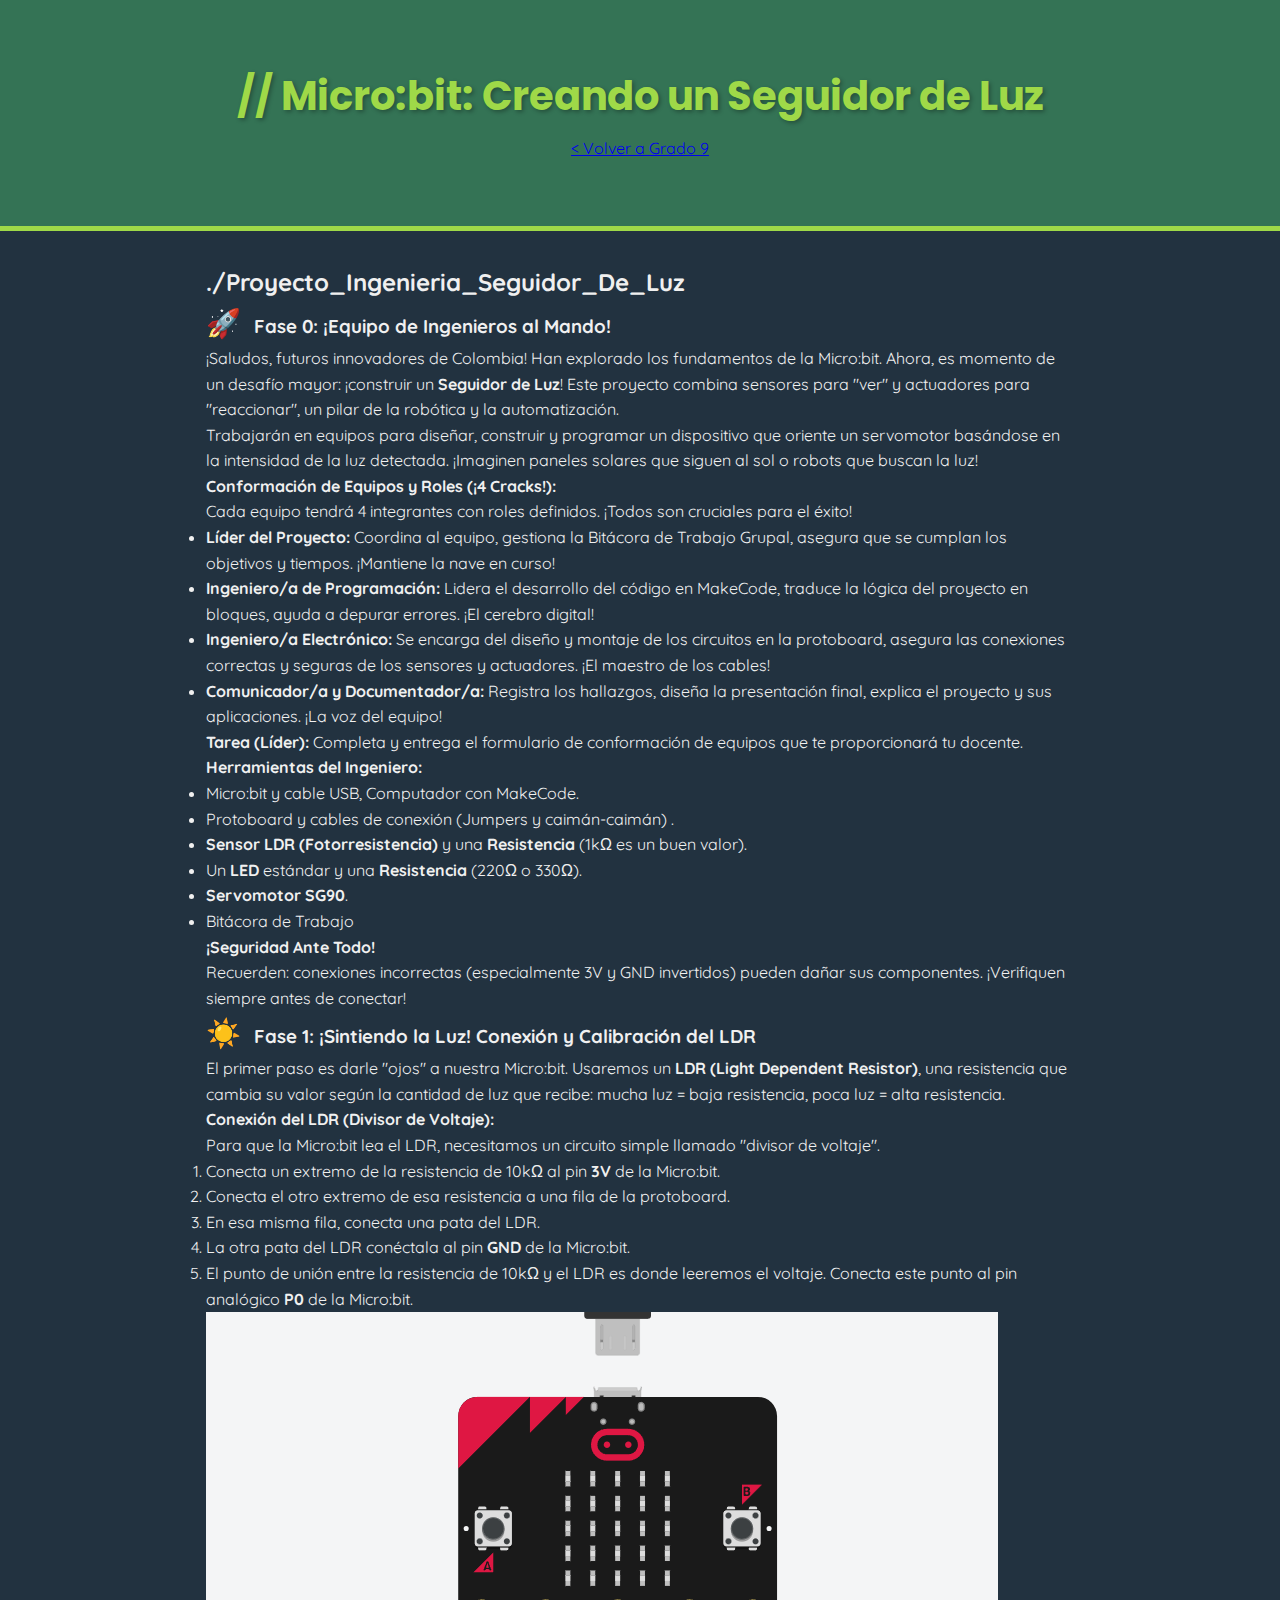
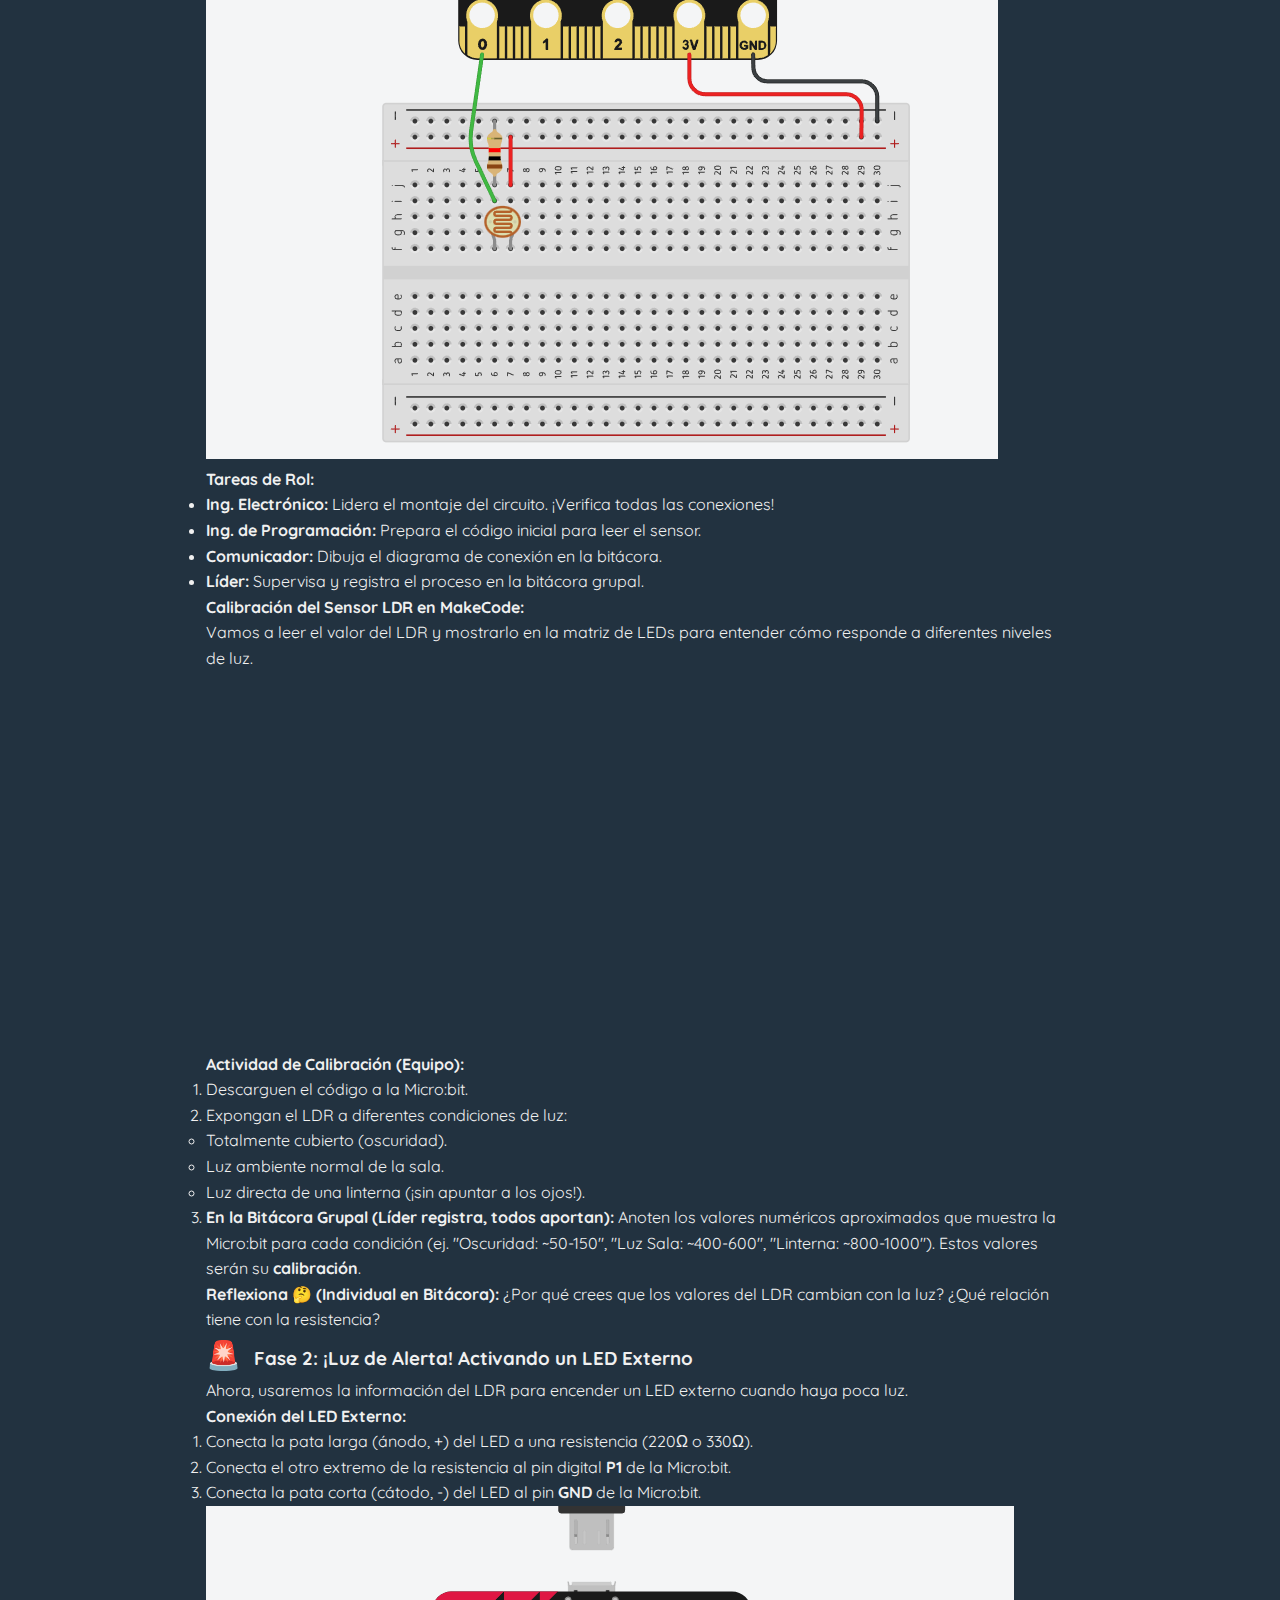
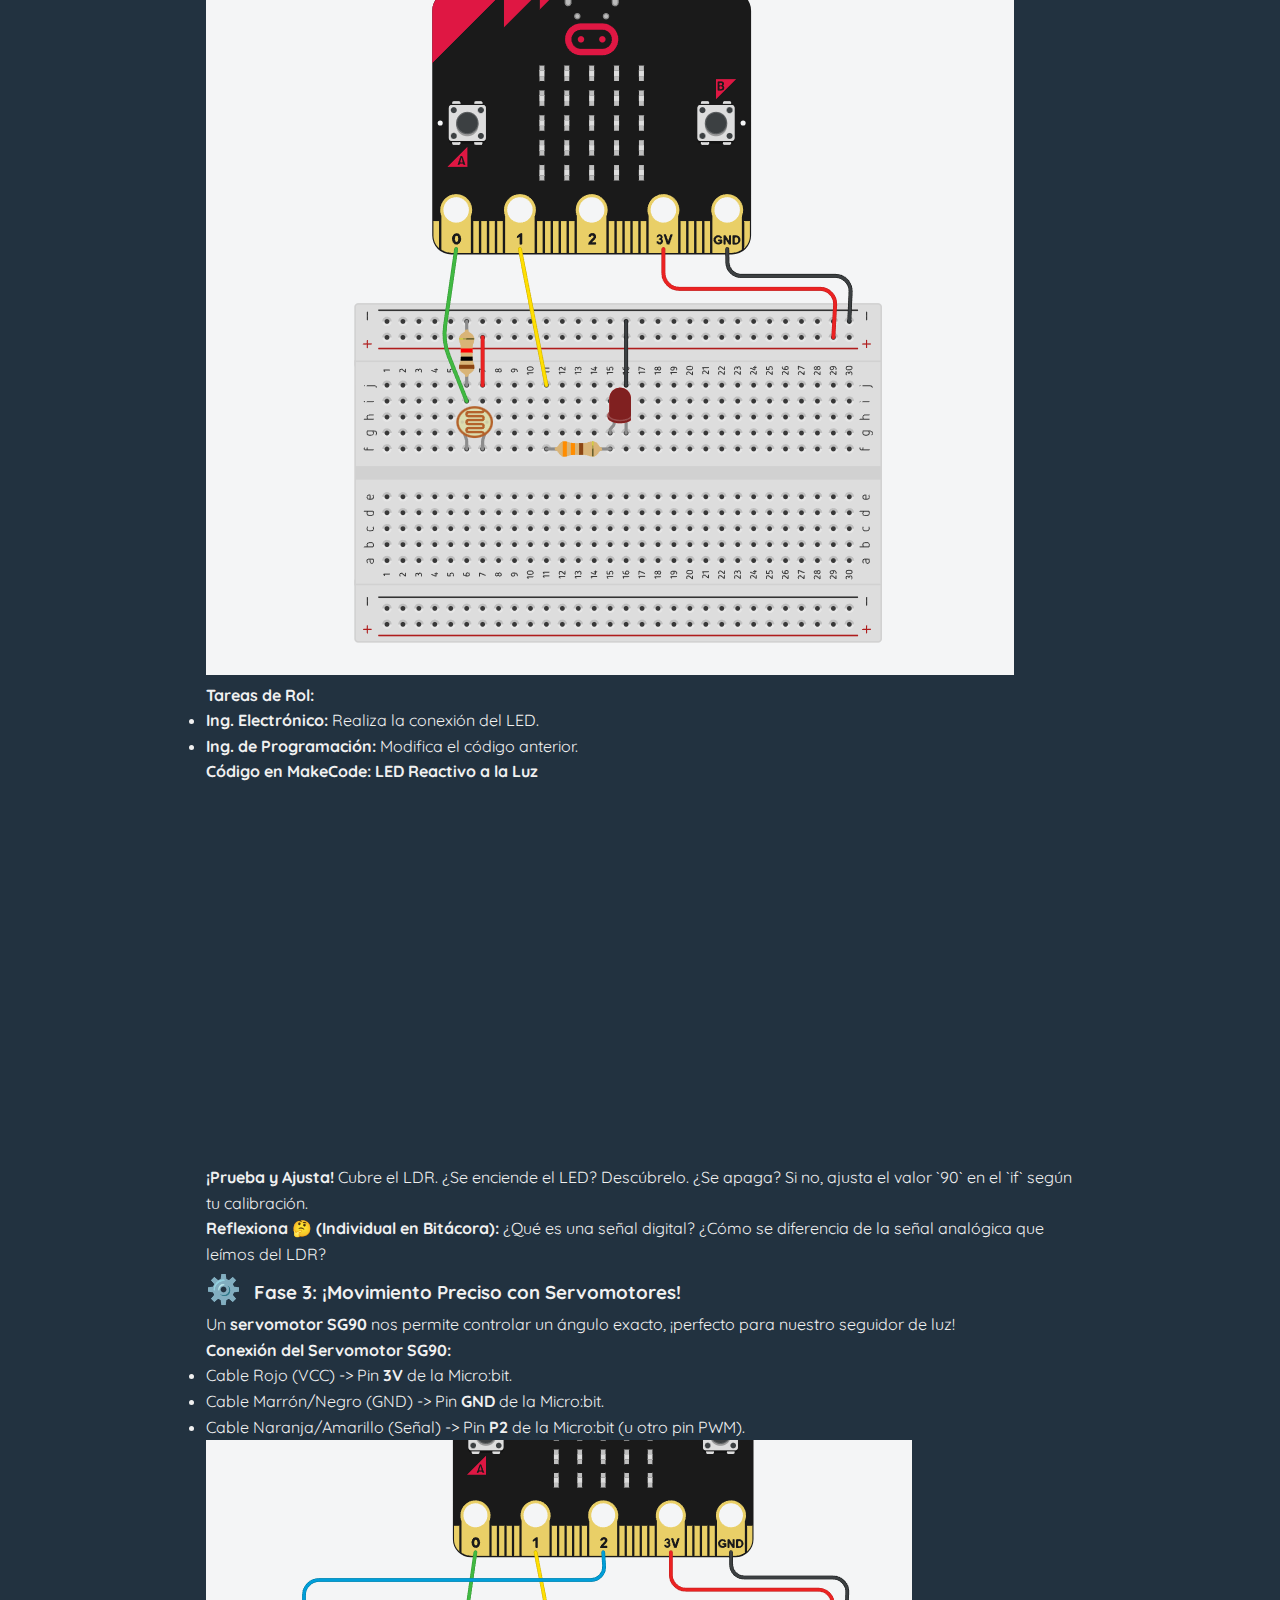
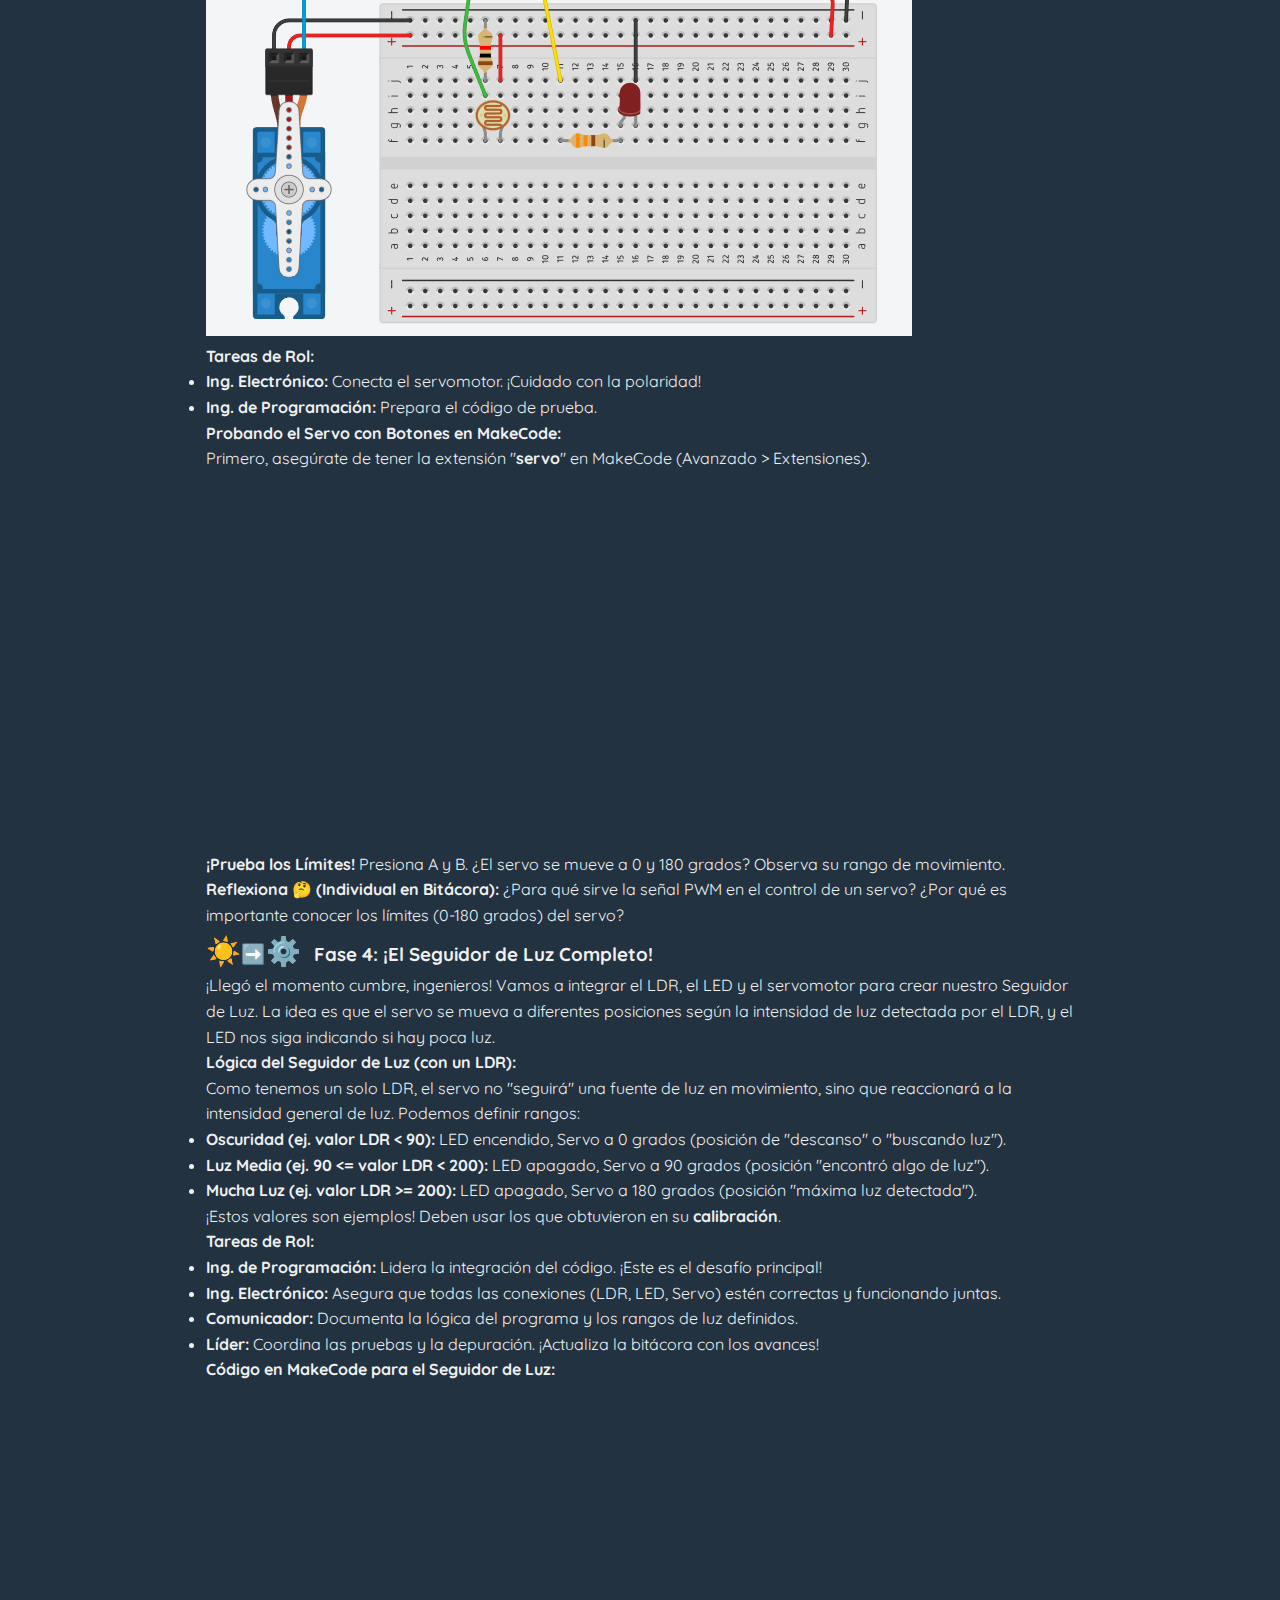
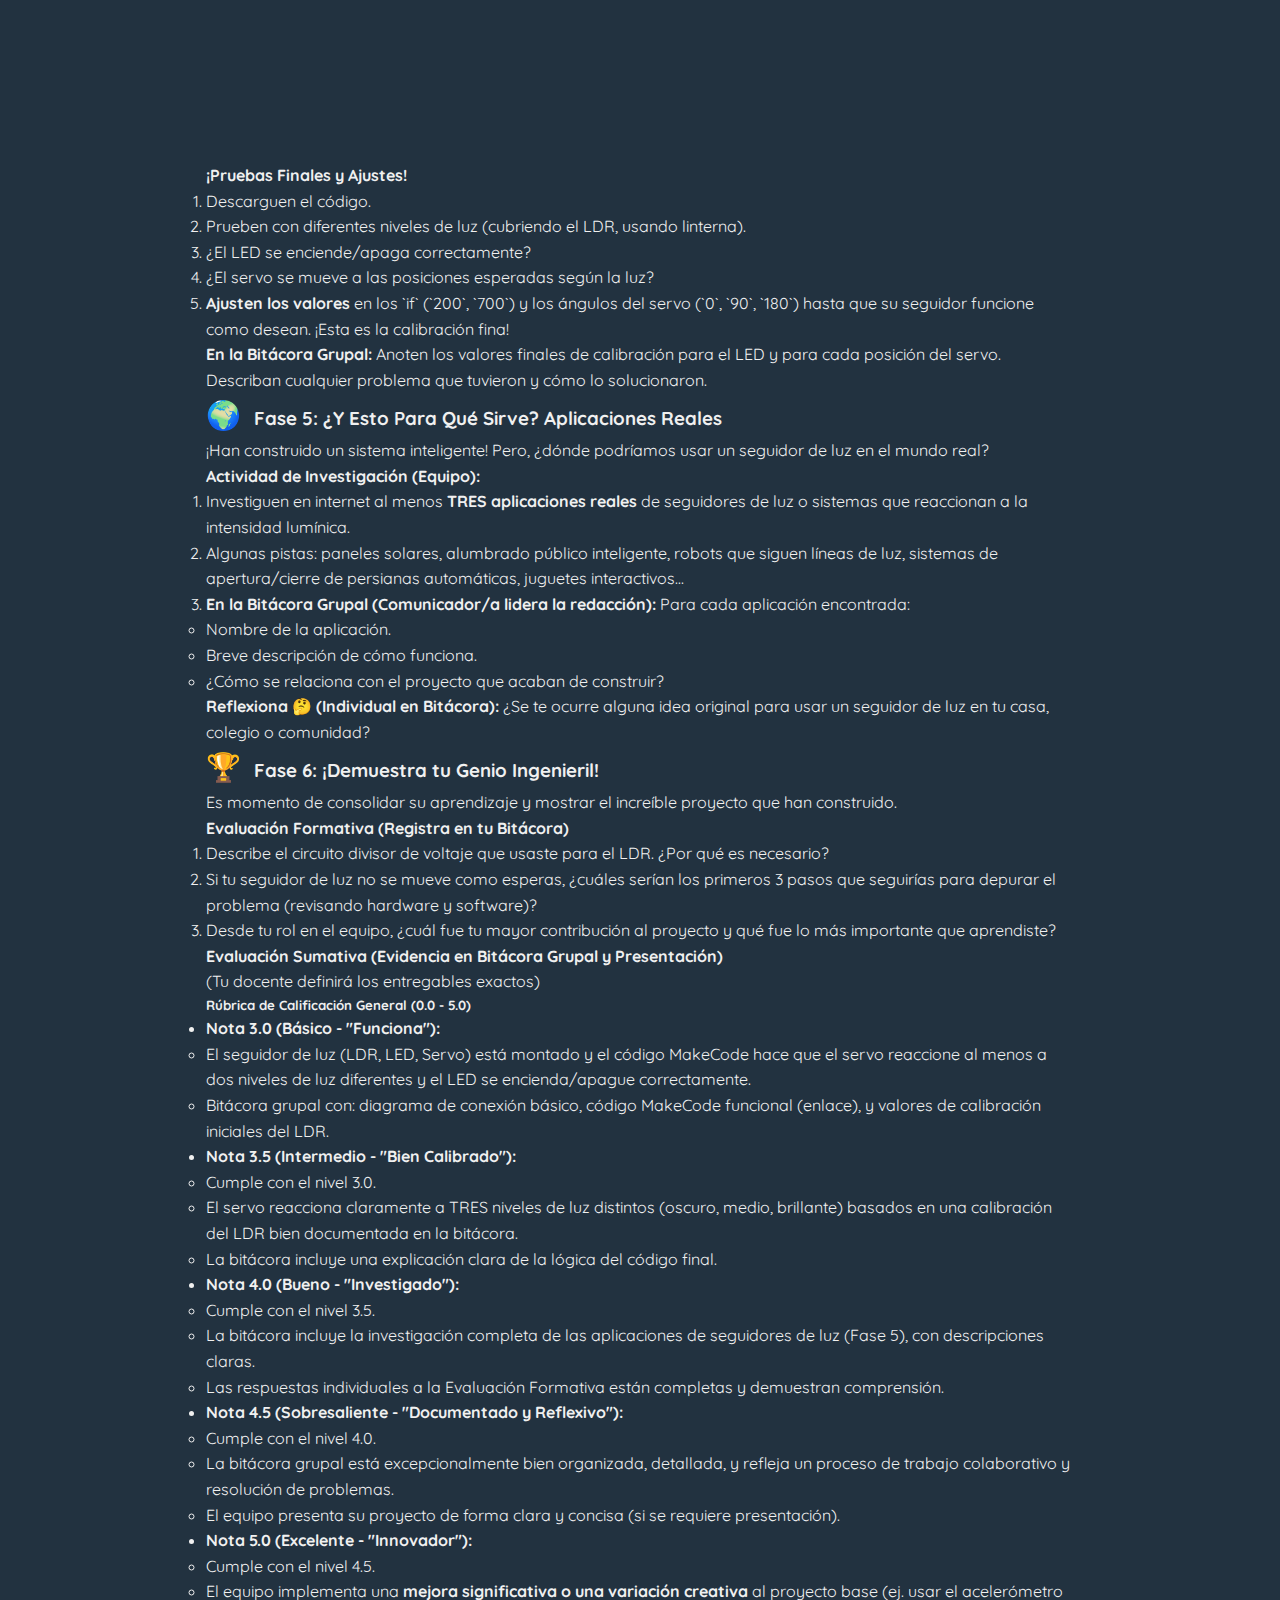
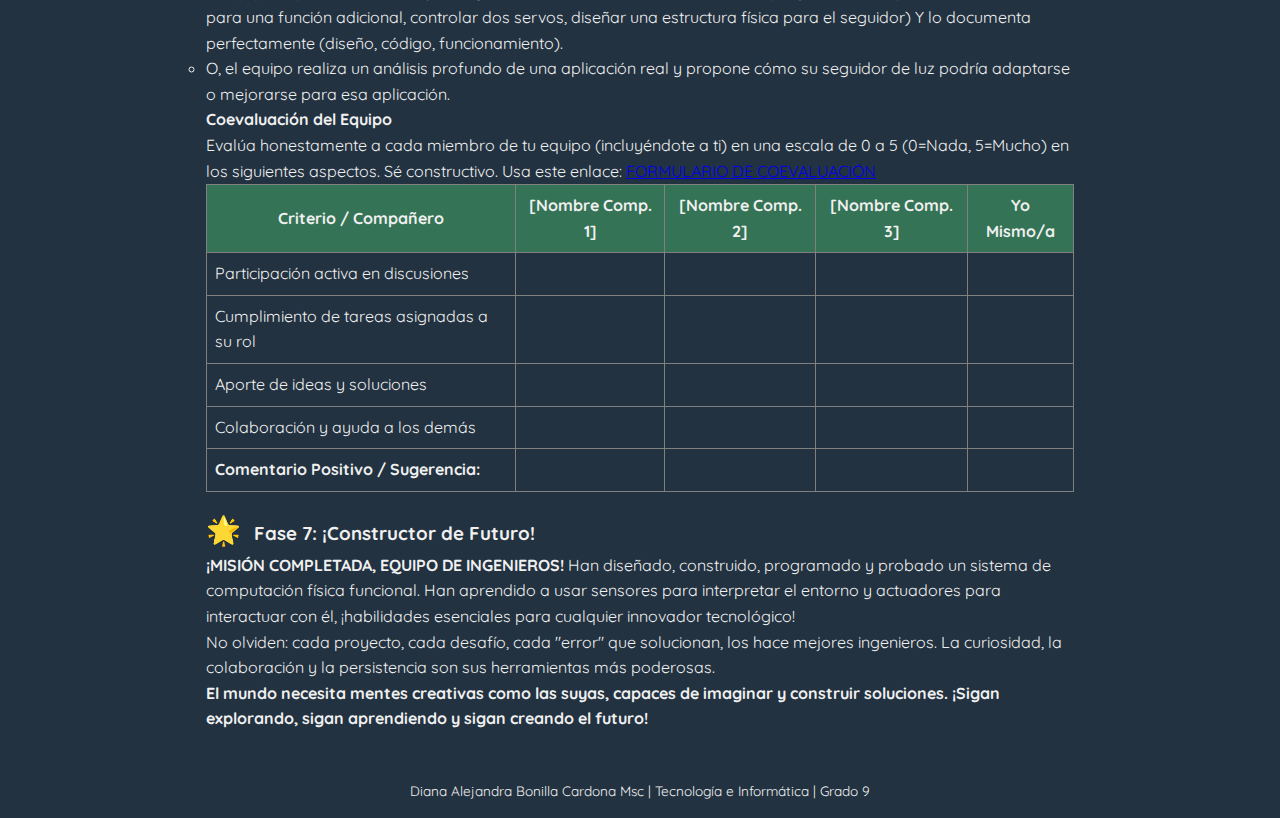
<file: ova93.html>
<!DOCTYPE html>
<html lang="es">
<head>
    <meta charset="UTF-8">
    <meta name="viewport" content="width=device-width, initial-scale=1.0">
    <title>OVA - Micro:bit: Proyecto Seguidor de Luz</title>
    <link rel="stylesheet" href="estilos/grado9_style.css">
    <link rel="preconnect" href="https://fonts.googleapis.com">
    <link rel="preconnect" href="https://fonts.gstatic.com" crossorigin>
    <link href="https://fonts.googleapis.com/css2?family=Poppins:wght@400;700&family=Quicksand:wght@500;700&display=swap" rel="stylesheet">
</head>
<body>

    <header class="simple-header">
        <div class="container header-container">
            <h1>// Micro:bit: Creando un Seguidor de Luz</h1>
            <a href="grado9.html" class="back-link">&lt; Volver a Grado 9</a>
        </div>
    </header>

    <main class="container">
        <h2>./Proyecto_Ingenieria_Seguidor_De_Luz</h2>

        <section class="tutorial-section">
            <h3><span style="font-size: 1.5em; margin-right: 0.5rem;">🚀</span> Fase 0: ¡Equipo de Ingenieros al Mando!</h3>
            <p>¡Saludos, futuros innovadores de Colombia! Han explorado los fundamentos de la Micro:bit. Ahora, es momento de un desafío mayor: ¡construir un <strong>Seguidor de Luz</strong>! Este proyecto combina sensores para "ver" y actuadores para "reaccionar", un pilar de la robótica y la automatización.</p>
            <p>Trabajarán en equipos para diseñar, construir y programar un dispositivo que oriente un servomotor basándose en la intensidad de la luz detectada. ¡Imaginen paneles solares que siguen al sol o robots que buscan la luz!</p>

            <h4>Conformación de Equipos y Roles (¡4 Cracks!):</h4>
            <p>Cada equipo tendrá 4 integrantes con roles definidos. ¡Todos son cruciales para el éxito!</p>
            <ul>
                <li><strong>Líder del Proyecto:</strong> Coordina al equipo, gestiona la <span class="tool-mention">Bitácora de Trabajo Grupal</span>, asegura que se cumplan los objetivos y tiempos. ¡Mantiene la nave en curso!</li>
                <li><strong>Ingeniero/a de Programación:</strong> Lidera el desarrollo del código en MakeCode, traduce la lógica del proyecto en bloques, ayuda a depurar errores. ¡El cerebro digital!</li>
                <li><strong>Ingeniero/a Electrónico:</strong> Se encarga del diseño y montaje de los circuitos en la protoboard, asegura las conexiones correctas y seguras de los sensores y actuadores. ¡El maestro de los cables!</li>
                <li><strong>Comunicador/a y Documentador/a:</strong> Registra los hallazgos, diseña la presentación final, explica el proyecto y sus aplicaciones. ¡La voz del equipo!</li>
            </ul>
            <p><strong>Tarea (Líder):</strong> Completa y entrega el formulario de conformación de equipos que te proporcionará tu docente.</p>

            <h4>Herramientas del Ingeniero:</h4>
            <ul>
                <li>Micro:bit y cable USB, Computador con MakeCode.</li>
                <li>Protoboard y cables de conexión (Jumpers y caimán-caimán) .</li>
                <li><strong>Sensor LDR (Fotorresistencia)</strong> y una <strong>Resistencia</strong> (1kΩ es un buen valor).</li>
                <li>Un <strong>LED</strong> estándar y una <strong>Resistencia</strong> (220Ω o 330Ω).</li>
                <li><strong>Servomotor SG90</strong>.</li>
                <li><span class="tool-mention">Bitácora de Trabajo</span> </li>
            </ul>
            <h4>¡Seguridad Ante Todo!</h4>
            <p>Recuerden: conexiones incorrectas (especialmente 3V y GND invertidos) pueden dañar sus componentes. ¡Verifiquen siempre antes de conectar!</p>
        </section>

        <section class="tutorial-section">
            <h3><span style="font-size: 1.5em; margin-right: 0.5rem;">☀️</span> Fase 1: ¡Sintiendo la Luz! Conexión y Calibración del LDR</h3>
            <p>El primer paso es darle "ojos" a nuestra Micro:bit. Usaremos un <strong>LDR (Light Dependent Resistor)</strong>, una resistencia que cambia su valor según la cantidad de luz que recibe: mucha luz = baja resistencia, poca luz = alta resistencia.</p>

            <h4>Conexión del LDR (Divisor de Voltaje):</h4>
            <p>Para que la Micro:bit lea el LDR, necesitamos un circuito simple llamado "divisor de voltaje".</p>
            <ol>
                <li>Conecta un extremo de la resistencia de 10kΩ al pin <strong>3V</strong> de la Micro:bit.</li>
                <li>Conecta el otro extremo de esa resistencia a una fila de la protoboard.</li>
                <li>En esa misma fila, conecta una pata del LDR.</li>
                <li>La otra pata del LDR conéctala al pin <strong>GND</strong> de la Micro:bit.</li>
                <li>El punto de unión entre la resistencia de 10kΩ y el LDR es donde leeremos el voltaje. Conecta este punto al pin analógico <strong>P0</strong> de la Micro:bit.</li>
            </ol>
            <div class="diagram-placeholder">
                <img/ src="imagenes/microbitLDR.png">
            </div>
            <div class="role-focus">
                <strong>Tareas de Rol:</strong>
                <ul>
                    <li><strong>Ing. Electrónico:</strong> Lidera el montaje del circuito. ¡Verifica todas las conexiones!</li>
                    <li><strong>Ing. de Programación:</strong> Prepara el código inicial para leer el sensor.</li>
                    <li><strong>Comunicador:</strong> Dibuja el diagrama de conexión en la bitácora.</li>
                    <li><strong>Líder:</strong> Supervisa y registra el proceso en la bitácora grupal.</li>
                </ul>
            </div>

            <h4>Calibración del Sensor LDR en MakeCode:</h4>
            <p>Vamos a leer el valor del LDR y mostrarlo en la matriz de LEDs para entender cómo responde a diferentes niveles de luz.</p>
                        <div class="makecode-placeholder">
                <div style="position:relative;height:calc(300px + 5em);width:100%;overflow:hidden;"><iframe style="position:absolute;top:0;left:0;width:100%;height:100%;" src="https://makecode.microbit.org/---codeembed#pub:_51qLUyTz41Mc" allowfullscreen="allowfullscreen" frameborder="0" sandbox="allow-scripts allow-same-origin"></iframe></div>
            </div>
            <p><strong>Actividad de Calibración (Equipo):</strong></p>
            <ol>
                <li>Descarguen el código a la Micro:bit.</li>
                <li>Expongan el LDR a diferentes condiciones de luz:
                    <ul>
                        <li>Totalmente cubierto (oscuridad).</li>
                        <li>Luz ambiente normal de la sala.</li>
                        <li>Luz directa de una linterna (¡sin apuntar a los ojos!).</li>
                    </ul>
                </li>
                <li><strong>En la Bitácora Grupal (Líder registra, todos aportan):</strong> Anoten los valores numéricos aproximados que muestra la Micro:bit para cada condición (ej. "Oscuridad: ~50-150", "Luz Sala: ~400-600", "Linterna: ~800-1000"). Estos valores serán su <strong>calibración</strong>.</li>
            </ol>
            <p><strong>Reflexiona 🤔 (Individual en Bitácora):</strong> ¿Por qué crees que los valores del LDR cambian con la luz? ¿Qué relación tiene con la resistencia?</p>
        </section>

        <section class="tutorial-section">
            <h3><span style="font-size: 1.5em; margin-right: 0.5rem;">🚨</span> Fase 2: ¡Luz de Alerta! Activando un LED Externo</h3>
            <p>Ahora, usaremos la información del LDR para encender un LED externo cuando haya poca luz.</p>

            <h4>Conexión del LED Externo:</h4>
            <ol>
                <li>Conecta la pata larga (ánodo, +) del LED a una resistencia (220Ω o 330Ω).</li>
                <li>Conecta el otro extremo de la resistencia al pin digital <strong>P1</strong> de la Micro:bit.</li>
                <li>Conecta la pata corta (cátodo, -) del LED al pin <strong>GND</strong> de la Micro:bit.</li>
            </ol>
            <div class="diagram-placeholder">
                <img src="imagenes/microbitLDRyled.png"/>
            </div>
             <div class="role-focus">
                <strong>Tareas de Rol:</strong>
                <ul>
                    <li><strong>Ing. Electrónico:</strong> Realiza la conexión del LED.</li>
                    <li><strong>Ing. de Programación:</strong> Modifica el código anterior.</li>
                </ul>
            </div>

            <h4>Código en MakeCode: LED Reactivo a la Luz</h4>
           
            <div class="makecode-placeholder">
                <div style="position:relative;height:calc(300px + 5em);width:100%;overflow:hidden;"><iframe style="position:absolute;top:0;left:0;width:100%;height:100%;" src="https://makecode.microbit.org/---codeembed#pub:_iE3H3s3j2Jzy" allowfullscreen="allowfullscreen" frameborder="0" sandbox="allow-scripts allow-same-origin"></iframe></div>
            </div>
            <p><strong>¡Prueba y Ajusta!</strong> Cubre el LDR. ¿Se enciende el LED? Descúbrelo. ¿Se apaga? Si no, ajusta el valor `90` en el `if` según tu calibración.</p>
            <p><strong>Reflexiona 🤔 (Individual en Bitácora):</strong> ¿Qué es una señal digital? ¿Cómo se diferencia de la señal analógica que leímos del LDR?</p>
        </section>

        <section class="tutorial-section">
            <h3><span style="font-size: 1.5em; margin-right: 0.5rem;">⚙️</span> Fase 3: ¡Movimiento Preciso con Servomotores!</h3>
            <p>Un <strong>servomotor SG90</strong> nos permite controlar un ángulo exacto, ¡perfecto para nuestro seguidor de luz!</p>
            <h4>Conexión del Servomotor SG90:</h4>
            <ul>
                <li>Cable Rojo (VCC) -> Pin <strong>3V</strong> de la Micro:bit.</li>
                <li>Cable Marrón/Negro (GND) -> Pin <strong>GND</strong> de la Micro:bit.</li>
                <li>Cable Naranja/Amarillo (Señal) -> Pin <strong>P2</strong> de la Micro:bit (u otro pin PWM).</li>
            </ul>
            <div class="diagram-placeholder">
               <img src="imagenes/microbitServo.png"/>
            </div>
            <div class="role-focus">
                <strong>Tareas de Rol:</strong>
                <ul>
                    <li><strong>Ing. Electrónico:</strong> Conecta el servomotor. ¡Cuidado con la polaridad!</li>
                    <li><strong>Ing. de Programación:</strong> Prepara el código de prueba.</li>
                </ul>
            </div>

            <h4>Probando el Servo con Botones en MakeCode:</h4>
            <p>Primero, asegúrate de tener la extensión "<strong>servo</strong>" en MakeCode (Avanzado > Extensiones).</p>
         
            <div class="makecode-placeholder">
               <div style="position:relative;height:calc(300px + 5em);width:100%;overflow:hidden;"><iframe style="position:absolute;top:0;left:0;width:100%;height:100%;" src="https://makecode.microbit.org/---codeembed#pub:_bgziLw838iTx" allowfullscreen="allowfullscreen" frameborder="0" sandbox="allow-scripts allow-same-origin"></iframe></div>
            </div>
            <p><strong>¡Prueba los Límites!</strong> Presiona A y B. ¿El servo se mueve a 0 y 180 grados? Observa su rango de movimiento.</p>
            <p><strong>Reflexiona 🤔 (Individual en Bitácora):</strong> ¿Para qué sirve la señal PWM en el control de un servo? ¿Por qué es importante conocer los límites (0-180 grados) del servo?</p>
        </section>

        <section class="tutorial-section">
            <h3><span style="font-size: 1.5em; margin-right: 0.5rem;">☀️<span style="font-size: 0.7em; vertical-align: middle;">➡️</span>⚙️</span> Fase 4: ¡El Seguidor de Luz Completo!</h3>
            <p>¡Llegó el momento cumbre, ingenieros! Vamos a integrar el LDR, el LED y el servomotor para crear nuestro Seguidor de Luz. La idea es que el servo se mueva a diferentes posiciones según la intensidad de luz detectada por el LDR, y el LED nos siga indicando si hay poca luz.</p>

            <h4>Lógica del Seguidor de Luz (con un LDR):</h4>
            <p>Como tenemos un solo LDR, el servo no "seguirá" una fuente de luz en movimiento, sino que reaccionará a la intensidad general de luz. Podemos definir rangos:</p>
            <ul>
                <li><strong>Oscuridad (ej. valor LDR < 90):</strong> LED encendido, Servo a 0 grados (posición de "descanso" o "buscando luz").</li>
                <li><strong>Luz Media (ej. 90 <= valor LDR < 200):</strong> LED apagado, Servo a 90 grados (posición "encontró algo de luz").</li>
                <li><strong>Mucha Luz (ej. valor LDR >= 200):</strong> LED apagado, Servo a 180 grados (posición "máxima luz detectada").</li>
            </ul>
            <p>¡Estos valores son ejemplos! Deben usar los que obtuvieron en su <strong>calibración</strong>.</p>
            <div class="role-focus">
                <strong>Tareas de Rol:</strong>
                <ul>
                    <li><strong>Ing. de Programación:</strong> Lidera la integración del código. ¡Este es el desafío principal!</li>
                    <li><strong>Ing. Electrónico:</strong> Asegura que todas las conexiones (LDR, LED, Servo) estén correctas y funcionando juntas.</li>
                    <li><strong>Comunicador:</strong> Documenta la lógica del programa y los rangos de luz definidos.</li>
                    <li><strong>Líder:</strong> Coordina las pruebas y la depuración. ¡Actualiza la bitácora con los avances!</li>
                </ul>
            </div>

            <h4>Código en MakeCode para el Seguidor de Luz:</h4>
          
            <div class="makecode-placeholder">
               <div style="position:relative;height:calc(300px + 5em);width:100%;overflow:hidden;"><iframe style="position:absolute;top:0;left:0;width:100%;height:100%;" src="https://makecode.microbit.org/---codeembed#pub:_22J6wPhHpFV5" allowfullscreen="allowfullscreen" frameborder="0" sandbox="allow-scripts allow-same-origin"></iframe></div>
            </div>
            <p><strong>¡Pruebas Finales y Ajustes!</strong></p>
            <ol>
                <li>Descarguen el código.</li>
                <li>Prueben con diferentes niveles de luz (cubriendo el LDR, usando linterna).</li>
                <li>¿El LED se enciende/apaga correctamente?</li>
                <li>¿El servo se mueve a las posiciones esperadas según la luz?</li>
                <li><strong>Ajusten los valores</strong> en los `if` (`200`, `700`) y los ángulos del servo (`0`, `90`, `180`) hasta que su seguidor funcione como desean. ¡Esta es la calibración fina!</li>
            </ol>
            <p><strong>En la Bitácora Grupal:</strong> Anoten los valores finales de calibración para el LED y para cada posición del servo. Describan cualquier problema que tuvieron y cómo lo solucionaron.</p>
        </section>

        <section class="tutorial-section">
            <h3><span style="font-size: 1.5em; margin-right: 0.5rem;">🌍</span> Fase 5: ¿Y Esto Para Qué Sirve? Aplicaciones Reales</h3>
            <p>¡Han construido un sistema inteligente! Pero, ¿dónde podríamos usar un seguidor de luz en el mundo real?</p>
            <p><strong>Actividad de Investigación (Equipo):</strong></p>
            <ol>
                <li>Investiguen en internet al menos <strong>TRES aplicaciones reales</strong> de seguidores de luz o sistemas que reaccionan a la intensidad lumínica.</li>
                <li>Algunas pistas: paneles solares, alumbrado público inteligente, robots que siguen líneas de luz, sistemas de apertura/cierre de persianas automáticas, juguetes interactivos...</li>
                <li><strong>En la Bitácora Grupal (Comunicador/a lidera la redacción):</strong> Para cada aplicación encontrada:
                    <ul>
                        <li>Nombre de la aplicación.</li>
                        <li>Breve descripción de cómo funciona.</li>
                        <li>¿Cómo se relaciona con el proyecto que acaban de construir?</li>
                    </ul>
                </li>
            </ol>
            <p><strong>Reflexiona 🤔 (Individual en Bitácora):</strong> ¿Se te ocurre alguna idea original para usar un seguidor de luz en tu casa, colegio o comunidad?</p>
        </section>

        <section class="evaluation-section">
            <h3><span style="font-size: 1.5em; margin-right: 0.5rem;">🏆</span> Fase 6: ¡Demuestra tu Genio Ingenieril!</h3>
            <p>Es momento de consolidar su aprendizaje y mostrar el increíble proyecto que han construido.</p>

            <h4>Evaluación Formativa (Registra en tu Bitácora)</h4>
            <ol>
                <li>Describe el circuito divisor de voltaje que usaste para el LDR. ¿Por qué es necesario?</li>
               
                <li>Si tu seguidor de luz no se mueve como esperas, ¿cuáles serían los primeros 3 pasos que seguirías para depurar el problema (revisando hardware y software)?</li>
                <li>Desde tu rol en el equipo, ¿cuál fue tu mayor contribución al proyecto y qué fue lo más importante que aprendiste?</li>
            </ol>

            <h4>Evaluación Sumativa (Evidencia en Bitácora Grupal y Presentación)</h4>
            <p>(Tu docente definirá los entregables exactos)</p>
            <h5>Rúbrica de Calificación General (0.0 - 5.0)</h5>
            <ul>
                <li><strong>Nota 3.0 (Básico - "Funciona"):</strong>
                    <ul>
                        <li>El seguidor de luz (LDR, LED, Servo) está montado y el código MakeCode hace que el servo reaccione al menos a dos niveles de luz diferentes y el LED se encienda/apague correctamente.</li>
                        <li>Bitácora grupal con: diagrama de conexión básico, código MakeCode funcional (enlace), y valores de calibración iniciales del LDR.</li>
                    </ul>
                </li>
                <li><strong>Nota 3.5 (Intermedio - "Bien Calibrado"):</strong>
                    <ul>
                        <li>Cumple con el nivel 3.0.</li>
                        <li>El servo reacciona claramente a TRES niveles de luz distintos (oscuro, medio, brillante) basados en una calibración del LDR bien documentada en la bitácora.</li>
                        <li>La bitácora incluye una explicación clara de la lógica del código final.</li>
                    </ul>
                </li>
                <li><strong>Nota 4.0 (Bueno - "Investigado"):</strong>
                    <ul>
                        <li>Cumple con el nivel 3.5.</li>
                        <li>La bitácora incluye la investigación completa de las aplicaciones de seguidores de luz (Fase 5), con descripciones claras.</li>
                        <li>Las respuestas individuales a la Evaluación Formativa están completas y demuestran comprensión.</li>
                    </ul>
                </li>
                <li><strong>Nota 4.5 (Sobresaliente - "Documentado y Reflexivo"):</strong>
                    <ul>
                        <li>Cumple con el nivel 4.0.</li>
                        <li>La bitácora grupal está excepcionalmente bien organizada, detallada, y refleja un proceso de trabajo colaborativo y resolución de problemas.</li>
                        <li>El equipo presenta su proyecto de forma clara y concisa (si se requiere presentación).</li>
                    </ul>
                </li>
                <li><strong>Nota 5.0 (Excelente - "Innovador"):</strong>
                    <ul>
                        <li>Cumple con el nivel 4.5.</li>
                        <li>El equipo implementa una <strong>mejora significativa o una variación creativa</strong> al proyecto base (ej. usar el acelerómetro para una función adicional, controlar dos servos, diseñar una estructura física para el seguidor) Y lo documenta perfectamente (diseño, código, funcionamiento).</li>
                        <li>O, el equipo realiza un análisis profundo de una aplicación real y propone cómo su seguidor de luz podría adaptarse o mejorarse para esa aplicación.</li>
                    </ul>
                </li>
            </ul>

            <h4>Coevaluación del Equipo </h4>
            <p>Evalúa honestamente a cada miembro de tu equipo (incluyéndote a ti) en una escala de 0 a 5 (0=Nada, 5=Mucho) en los siguientes aspectos. Sé constructivo. Usa este enlace: <a href="https://forms.gle/MS3KRuBY7f3ECAew6"> FORMULARIO DE COEVALUACIÓN </a></p> 
            <div style="overflow-x:auto;">
                <table border="1" style="width:100%; border-collapse: collapse; margin-bottom: 1rem;">
                    <thead>
                        <tr style="background-color: var(--color-apoyo2);">
                            <th style="padding: 8px;">Criterio / Compañero</th>
                            <th style="padding: 8px;">[Nombre Comp. 1]</th>
                            <th style="padding: 8px;">[Nombre Comp. 2]</th>
                            <th style="padding: 8px;">[Nombre Comp. 3]</th>
                            <th style="padding: 8px;">Yo Mismo/a</th>
                        </tr>
                    </thead>
                    <tbody>
                        <tr>
                            <td style="padding: 8px;">Participación activa en discusiones</td>
                            <td style="padding: 8px;"> </td>
                            <td style="padding: 8px;"> </td>
                            <td style="padding: 8px;"> </td>
                            <td style="padding: 8px;"> </td>
                        </tr>
                        <tr>
                            <td style="padding: 8px;">Cumplimiento de tareas asignadas a su rol</td>
                            <td style="padding: 8px;"> </td>
                            <td style="padding: 8px;"> </td>
                            <td style="padding: 8px;"> </td>
                            <td style="padding: 8px;"> </td>
                        </tr>
                        <tr>
                            <td style="padding: 8px;">Aporte de ideas y soluciones</td>
                            <td style="padding: 8px;"> </td>
                            <td style="padding: 8px;"> </td>
                            <td style="padding: 8px;"> </td>
                            <td style="padding: 8px;"> </td>
                        </tr>
                        <tr>
                            <td style="padding: 8px;">Colaboración y ayuda a los demás</td>
                            <td style="padding: 8px;"> </td>
                            <td style="padding: 8px;"> </td>
                            <td style="padding: 8px;"> </td>
                            <td style="padding: 8px;"> </td>
                        </tr>
                        <tr>
                            <td style="padding: 8px;"><strong>Comentario Positivo / Sugerencia:</strong></td>
                            <td style="padding: 8px;"> </td>
                            <td style="padding: 8px;"> </td>
                            <td style="padding: 8px;"> </td>
                            <td style="padding: 8px;"> </td>
                        </tr>
                    </tbody>
                </table>
            </div>

            

        <section class="tutorial-section">
            <h3><span style="font-size: 1.5em; margin-right: 0.5rem;">🌟</span> Fase 7: ¡Constructor de Futuro!</h3>
            <p><strong>¡MISIÓN COMPLETADA, EQUIPO DE INGENIEROS!</strong> Han diseñado, construido, programado y probado un sistema de computación física funcional. Han aprendido a usar sensores para interpretar el entorno y actuadores para interactuar con él, ¡habilidades esenciales para cualquier innovador tecnológico!</p>
            <p>No olviden: cada proyecto, cada desafío, cada "error" que solucionan, los hace mejores ingenieros. La curiosidad, la colaboración y la persistencia son sus herramientas más poderosas.</p>
            <p><strong>El mundo necesita mentes creativas como las suyas, capaces de imaginar y construir soluciones. ¡Sigan explorando, sigan aprendiendo y sigan creando el futuro!</strong></p>
        </section>

    </main>

    <footer class="portal-footer">
        <p>Diana Alejandra Bonilla Cardona Msc | Tecnología e Informática | Grado 9 </p>
    </footer>

</body>
</html>
</file>
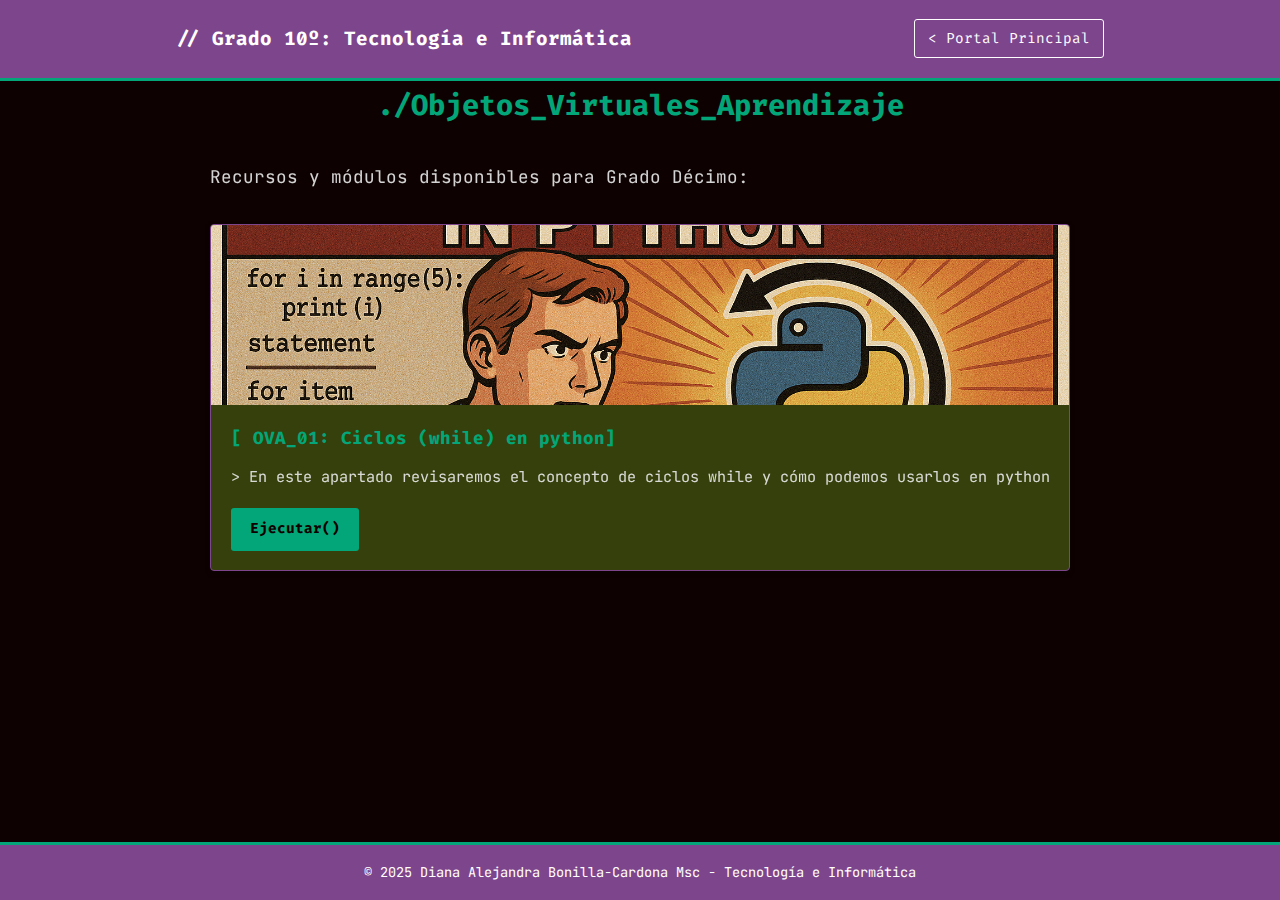
<file: ovas10.html>
<!DOCTYPE html>
<html lang="es">
<head>
    <meta charset="UTF-8">
    <meta name="viewport" content="width=device-width, initial-scale=1.0">
    <title>Grado 10º - OVAs Tecnología e Informática</title>
    <link rel="stylesheet" href="estilos/grado10_style.css">
    <link rel="preconnect" href="https://fonts.googleapis.com">
    <link rel="preconnect" href="https://fonts.gstatic.com" crossorigin>
    <link href="https://fonts.googleapis.com/css2?family=Fira+Code:wght@400;700&family=JetBrains+Mono:wght@400;700&display=swap" rel="stylesheet">
</head>
<body>

    <header class="simple-header">
        <div class="container header-container">
            <h1>// Grado 10º: Tecnología e Informática</h1>
            <a href="index.html" class="back-link">&lt; Portal Principal</a>
        </div>
    </header>

    <main class="container">
        <h2>./Objetos_Virtuales_Aprendizaje</h2>
        <p class="page-description">Recursos y módulos disponibles para Grado Décimo:</p>

        <div class="ova-grid">

            <div class="ova-card">
                <img src="imagenes/while.png" class="ova-image">
                <div class="ova-content">
                    <h3>[ OVA_01: Ciclos (while) en python]</h3>
                    <p class="card-text">> En este apartado revisaremos el concepto de ciclos while y cómo podemos usarlos en python</p>
                    <a href="ova101.html" class="btn">Ejecutar()</a> </div>
            </div>
<!--
            <div class="ova-card">
                <img src="https://placehold.co/600x400/03A678/0D0201?text=Modulo_02" alt="Vista previa OVA 2" class="ova-image">
                <div class="ova-content">
                    <h3>[ OVA_02: Título ]</h3>
                    <p class="card-text">> Contenido y actividades que encontrarás en este segundo recurso digital.</p>
                    <a href="#" class="btn">Ejecutar()</a>
                </div>
            </div>

            <div class="ova-card">
                <img src="https://placehold.co/600x400/35400C/EAEAEA?text=Modulo_03" alt="Vista previa OVA 3" class="ova-image">
                 <div class="ova-content">
                    <h3>[ OVA_03: Título ]</h3>
                    <p class="card-text">> Explicación resumida del tercer OVA disponible para los estudiantes de 10mo.</p>
                    <a href="#" class="btn">Ejecutar()</a>
                </div>
            </div>

            <div class="ova-card">
                <img src="https://placehold.co/600x400/734B02/EAEAEA?text=Modulo_04" alt="Vista previa OVA 4" class="ova-image">
                 <div class="ova-content">
                    <h3>[ OVA_04: Título ]</h3>
                    <p class="card-text">> Información sobre el tema o la actividad que se desarrolla en este OVA.</p>
                    <a href="#" class="btn">Ejecutar()</a>
                </div>
            </div>

            <div class="ova-card">
                <img src="https://placehold.co/600x400/7D458C/EAEAEA?text=Modulo_05" alt="Vista previa OVA 5" class="ova-image">
                 <div class="ova-content">
                    <h3>[ OVA_05: Título ]</h3>
                    <p class="card-text">> Descripción breve del quinto Objeto Virtual de Aprendizaje para Grado Décimo.</p>
                    <a href="#" class="btn">Ejecutar()</a>
                </div>
            </div>

            <div class="ova-card">
                <img src="https://placehold.co/600x400/03A678/0D0201?text=Modulo_06" alt="Vista previa OVA 6" class="ova-image">
                 <div class="ova-content">
                    <h3>[ OVA_06: Título ]</h3>
                    <p class="card-text">> Resumen del contenido interactivo o informativo que se encuentra aquí.</p>
                    <a href="#" class="btn">Ejecutar()</a>
                </div>
            </div>

            <div class="ova-card">
                 <img src="https://placehold.co/600x400/35400C/EAEAEA?text=Modulo_07" alt="Vista previa OVA 7" class="ova-image">
                 <div class="ova-content">
                    <h3>[ OVA_07: Título ]</h3>
                    <p class="card-text">> Breve introducción al séptimo OVA, destacando su objetivo de aprendizaje.</p>
                    <a href="#" class="btn">Ejecutar()</a>
                </div>
            </div>

            <div class="ova-card">
                 <img src="https://placehold.co/600x400/734B02/EAEAEA?text=Modulo_08" alt="Vista previa OVA 8" class="ova-image">
                 <div class="ova-content">
                    <h3>[ OVA_08: Título ]</h3>
                    <p class="card-text">> Descripción corta del octavo recurso digital disponible para este grado.</p>
                    <a href="#" class="btn">Ejecutar()</a>
                </div>
            </div>

            <div class="ova-card">
                 <img src="https://placehold.co/600x400/7D458C/EAEAEA?text=Modulo_09" alt="Vista previa OVA 9" class="ova-image">
                 <div class="ova-content">
                    <h3>[ OVA_09: Título ]</h3>
                    <p class="card-text">> Información resumida sobre el noveno OVA y lo que aprenderás.</p>
                    <a href="#" class="btn">Ejecutar()</a>
                </div>
            </div>

            <div class="ova-card">
                 <img src="https://placehold.co/600x400/03A678/0D0201?text=Modulo_10" alt="Vista previa OVA 10" class="ova-image">
                 <div class="ova-content">
                    <h3>[ OVA_10: Título ]</h3>
                    <p class="card-text">> Descripción final para el décimo Objeto Virtual de Aprendizaje de la lista.</p>
                    <a href="#" class="btn">Ejecutar()</a>
                </div>
            </div>
-->
        </div> </main>

    <footer class="portal-footer">
         <p>&copy; 2025 Diana Alejandra Bonilla-Cardona Msc - Tecnología e Informática</p>
    </footer>

</body>
</html>
</file>
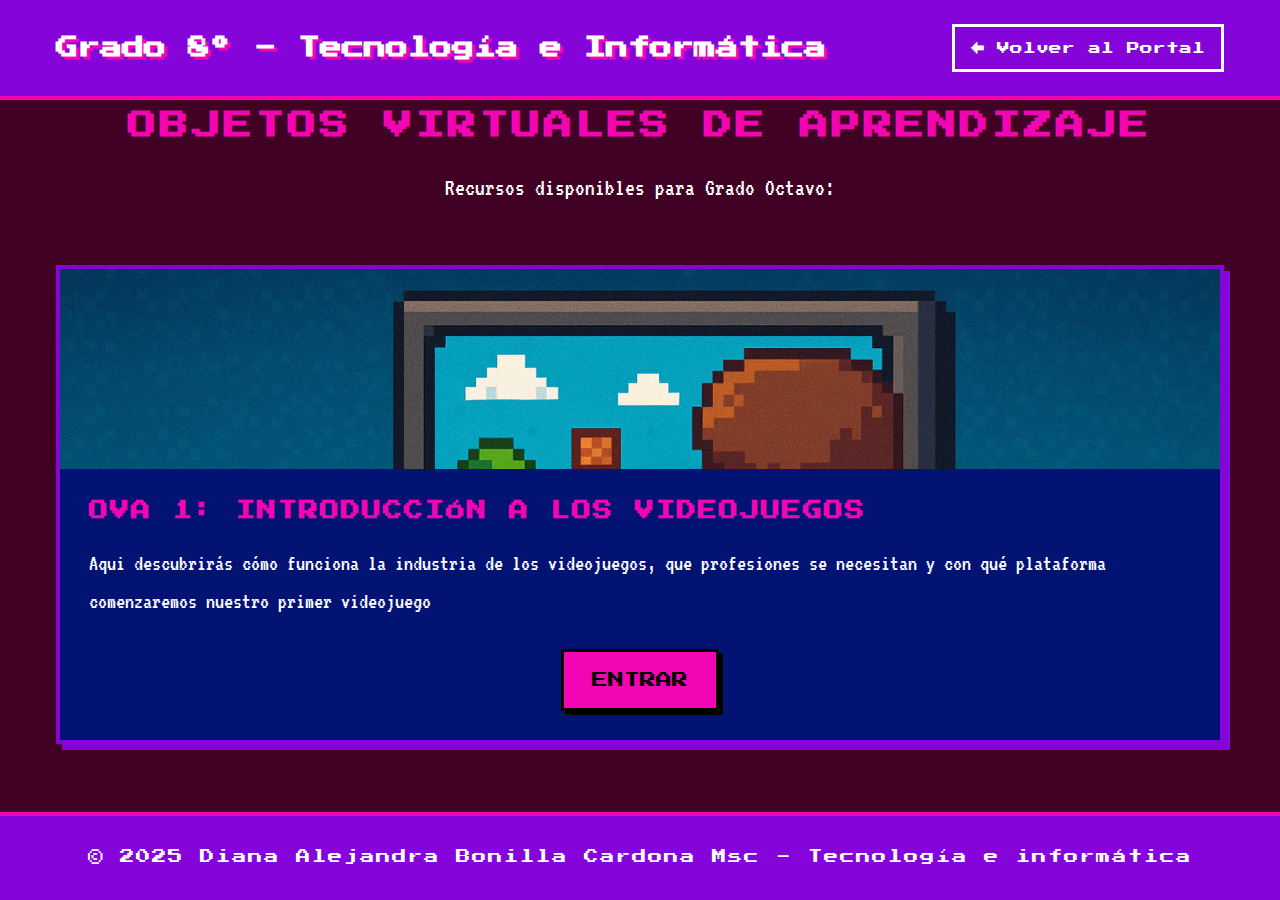
<file: ovas8.html>
<!DOCTYPE html>
<html lang="es">
<head>
    <meta charset="UTF-8">
    <meta name="viewport" content="width=device-width, initial-scale=1.0">
    <title>Grado 8º - OVAs Tecnología e Informática</title>
    <link rel="stylesheet" href="estilos/grado8_style.css">
    <link rel="preconnect" href="https://fonts.googleapis.com">
    <link rel="preconnect" href="https://fonts.gstatic.com" crossorigin>
    <link href="https://fonts.googleapis.com/css2?family=Press+Start+2P&family=VT323&display=swap" rel="stylesheet">
</head>
<body>

    <header class="simple-header">
        <div class="container header-container">
            <h1>Grado 8º - Tecnología e Informática</h1> <a href="index.html" class="back-link">← Volver al Portal</a>
        </div>
    </header>

    <main class="container">
        <h2>Objetos Virtuales de Aprendizaje</h2>
        <p class="page-description">Recursos disponibles para Grado Octavo:</p>

        <div class="ova-grid">

            <div class="ova-card">
                <img src="imagenes/videogamesIntro.png" alt="Vista previa OVA 1" class="ova-image">
                <div class="ova-content">
                    <h3>OVA 1: Introducción a los videojuegos</h3>
                    <p>Aqui descubrirás cómo funciona la industria de los videojuegos, que profesiones se necesitan y con qué plataforma comenzaremos nuestro primer videojuego</p>
                    <a href="ova81.html" class="btn">ENTRAR</a> </div>
            </div>
<!--
            <div class="ova-card">
                <img src="https://placehold.co/600x400/8404D9/FFFFFF?text=OVA+2" alt="Vista previa OVA 2" class="ova-image">
                <div class="ova-content">
                    <h3>Titulo OVA 2</h3>
                    <p>Contenido y actividades que encontraras en este segundo recurso digital.</p>
                    <a href="#" class="btn">ENTRAR</a>
                </div>
            </div>

            <div class="ova-card">
                <img src="https://placehold.co/600x400/021373/FFFFFF?text=OVA+3" alt="Vista previa OVA 3" class="ova-image">
                 <div class="ova-content">
                    <h3>Titulo OVA 3</h3>
                    <p>Explicacion resumida del tercer OVA disponible para los estudiantes de 8vo.</p>
                    <a href="#" class="btn">ENTRAR</a>
                </div>
            </div>

            <div class="ova-card">
                <img src="https://placehold.co/600x400/038C17/FFFFFF?text=OVA+4" alt="Vista previa OVA 4" class="ova-image">
                 <div class="ova-content">
                    <h3>Titulo OVA 4</h3>
                    <p>Informacion sobre el tema o la actividad que se desarrolla en este OVA.</p>
                    <a href="#" class="btn">ENTRAR</a>
                </div>
            </div>

            <div class="ova-card">
                <img src="https://placehold.co/600x400/F205B3/FFFFFF?text=OVA+5" alt="Vista previa OVA 5" class="ova-image">
                 <div class="ova-content">
                    <h3>Titulo OVA 5</h3>
                    <p>Descripcion breve del quinto Objeto Virtual de Aprendizaje para Grado Octavo.</p>
                    <a href="#" class="btn">ENTRAR</a>
                </div>
            </div>

            <div class="ova-card">
                <img src="https://placehold.co/600x400/8404D9/FFFFFF?text=OVA+6" alt="Vista previa OVA 6" class="ova-image">
                 <div class="ova-content">
                    <h3>Titulo OVA 6</h3>
                    <p>Resumen del contenido interactivo o informativo que se encuentra aqui.</p>
                    <a href="#" class="btn">ENTRAR</a>
                </div>
            </div>

            <div class="ova-card">
                 <img src="https://placehold.co/600x400/021373/FFFFFF?text=OVA+7" alt="Vista previa OVA 7" class="ova-image">
                 <div class="ova-content">
                    <h3>Titulo OVA 7</h3>
                    <p>Breve introduccion al septimo OVA, destacando su objetivo de aprendizaje.</p>
                    <a href="#" class="btn">ENTRAR</a>
                </div>
            </div>

            <div class="ova-card">
                 <img src="https://placehold.co/600x400/038C17/FFFFFF?text=OVA+8" alt="Vista previa OVA 8" class="ova-image">
                 <div class="ova-content">
                    <h3>Titulo OVA 8</h3>
                    <p>Descripcion corta del octavo recurso digital disponible para este grado.</p>
                    <a href="#" class="btn">ENTRAR</a>
                </div>
            </div>

            <div class="ova-card">
                 <img src="https://placehold.co/600x400/F205B3/FFFFFF?text=OVA+9" alt="Vista previa OVA 9" class="ova-image">
                 <div class="ova-content">
                    <h3>Titulo OVA 9</h3>
                    <p>Informacion resumida sobre el noveno OVA y lo que aprenderas.</p>
                    <a href="#" class="btn">ENTRAR</a>
                </div>
            </div>

            <div class="ova-card">
                 <img src="https://placehold.co/600x400/8404D9/FFFFFF?text=OVA+10" alt="Vista previa OVA 10" class="ova-image">
                 <div class="ova-content">
                    <h3>Titulo OVA 10</h3>
                    <p>Descripcion final para el decimo Objeto Virtual de Aprendizaje de la lista.</p>
                    <a href="#" class="btn">ENTRAR</a>
                </div>
            </div>
-->
        </div> </main>

    <footer class="portal-footer">
        <p>&copy; 2025 Diana Alejandra Bonilla Cardona Msc - Tecnología e informática</p>
    </footer>

</body>
</html>
</file>
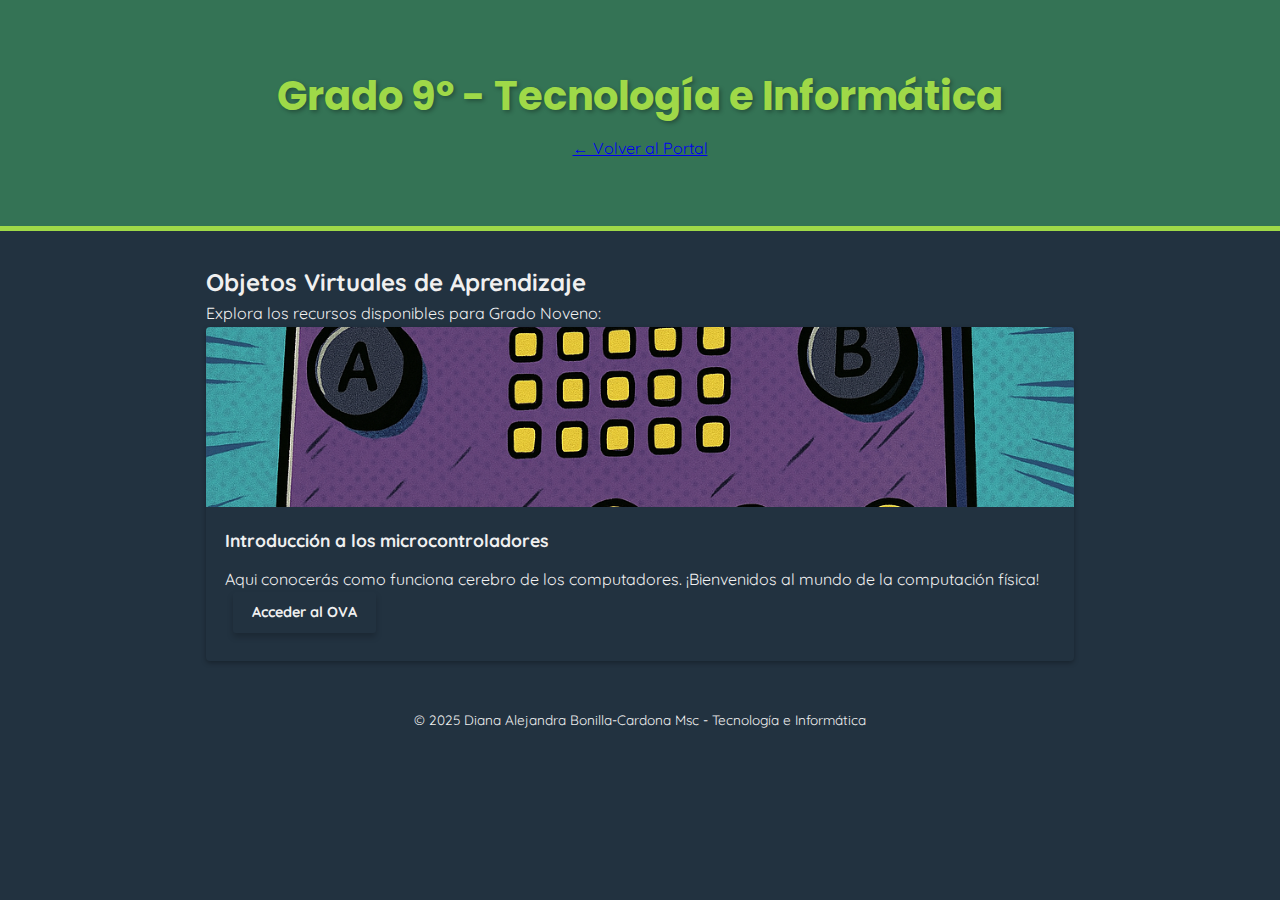
<file: ovas9.html>
<!DOCTYPE html>
<html lang="es">
<head>
    <meta charset="UTF-8">
    <meta name="viewport" content="width=device-width, initial-scale=1.0">
    <title>Grado 9º - OVAs Tecnología e Informática</title>
    <link rel="stylesheet" href="estilos/grado9_style.css">
    <link rel="preconnect" href="https://fonts.googleapis.com">
    <link rel="preconnect" href="https://fonts.gstatic.com" crossorigin>
    <link href="https://fonts.googleapis.com/css2?family=Poppins:wght@400;700&family=Quicksand:wght@500;700&display=swap" rel="stylesheet">
    </head>
<body>

    <header class="simple-header">
        <div class="container header-container">
            <h1>Grado 9º - Tecnología e Informática</h1>
            <a href="index.html" class="back-link">← Volver al Portal</a>
        </div>
    </header>

    <main class="container">
        <h2>Objetos Virtuales de Aprendizaje</h2>
        <p class="page-description">Explora los recursos disponibles para Grado Noveno:</p>

        <div class="ova-grid">

            <div class="ova-card">
                <img src="imagenes/microcontrolador.png" alt="Vista previa OVA 1" class="ova-image">
                <div class="ova-content">
                    <h3>Introducción a los microcontroladores</h3>
                    <p>Aqui conocerás como funciona cerebro de los computadores. ¡Bienvenidos al mundo de la computación física!</p>
                    <a href="ova91.html" class="btn">Acceder al OVA</a>
                </div>
            </div>
<!--
            <div class="ova-card">
                <img src="https://placehold.co/600x400/347355/FFFFFF?text=OVA+2" alt="Vista previa OVA 2" class="ova-image">
                <div class="ova-content">
                    <h3>Título del OVA 2</h3>
                    <p>Descripción corta y atractiva sobre el contenido de este segundo recurso educativo digital.</p>
                    <a href="#" class="btn">Acceder al OVA</a>
                </div>
            </div>

            <div class="ova-card">
                <img src="https://placehold.co/600x400/60BF81/223240?text=OVA+3" alt="Vista previa OVA 3" class="ova-image">
                 <div class="ova-content">
                    <h3>Título del OVA 3</h3>
                    <p>Aquí va la explicación resumida del tercer OVA disponible para los estudiantes.</p>
                    <a href="#" class="btn">Acceder al OVA</a>
                </div>
            </div>

            <div class="ova-card">
                <img src="https://placehold.co/600x400/3B8C66/FFFFFF?text=OVA+4" alt="Vista previa OVA 4" class="ova-image">
                 <div class="ova-content">
                    <h3>Título del OVA 4</h3>
                    <p>Información concisa sobre el tema o la actividad que se desarrolla en este OVA.</p>
                    <a href="#" class="btn">Acceder al OVA</a>
                </div>
            </div>

            <div class="ova-card">
                <img src="https://placehold.co/600x400/347355/FFFFFF?text=OVA+5" alt="Vista previa OVA 5" class="ova-image">
                 <div class="ova-content">
                    <h3>Título del OVA 5</h3>
                    <p>Descripción breve del quinto Objeto Virtual de Aprendizaje para Grado Noveno.</p>
                    <a href="#" class="btn">Acceder al OVA</a>
                </div>
            </div>

            <div class="ova-card">
                <img src="https://placehold.co/600x400/60BF81/223240?text=OVA+6" alt="Vista previa OVA 6" class="ova-image">
                 <div class="ova-content">
                    <h3>Título del OVA 6</h3>
                    <p>Resumen del contenido interactivo o informativo que se encuentra en este recurso.</p>
                    <a href="#" class="btn">Acceder al OVA</a>
                </div>
            </div>

            <div class="ova-card">
                 <img src="https://placehold.co/600x400/3B8C66/FFFFFF?text=OVA+7" alt="Vista previa OVA 7" class="ova-image">
                 <div class="ova-content">
                    <h3>Título del OVA 7</h3>
                    <p>Breve introducción al séptimo OVA, destacando su objetivo principal de aprendizaje.</p>
                    <a href="#" class="btn">Acceder al OVA</a>
                </div>
            </div>

            <div class="ova-card">
                 <img src="https://placehold.co/600x400/347355/FFFFFF?text=OVA+8" alt="Vista previa OVA 8" class="ova-image">
                 <div class="ova-content">
                    <h3>Título del OVA 8</h3>
                    <p>Descripción corta del octavo recurso digital disponible para este grado.</p>
                    <a href="#" class="btn">Acceder al OVA</a>
                </div>
            </div>

            <div class="ova-card">
                 <img src="https://placehold.co/600x400/60BF81/223240?text=OVA+9" alt="Vista previa OVA 9" class="ova-image">
                 <div class="ova-content">
                    <h3>Título del OVA 9</h3>
                    <p>Información resumida sobre el noveno OVA y lo que los estudiantes aprenderán.</p>
                    <a href="#" class="btn">Acceder al OVA</a>
                </div>
            </div>

            <div class="ova-card">
                 <img src="https://placehold.co/600x400/3B8C66/FFFFFF?text=OVA+10" alt="Vista previa OVA 10" class="ova-image">
                 <div class="ova-content">
                    <h3>Título del OVA 10</h3>
                    <p>Descripción final para el décimo Objeto Virtual de Aprendizaje de la lista.</p>
                    <a href="#" class="btn">Acceder al OVA</a>
                </div>
            </div>
-->
        </div> </main>

    <footer class="portal-footer">
        <p>&copy; 2025 Diana Alejandra Bonilla-Cardona Msc - Tecnología e Informática</p>
    </footer>

</body>
</html>
</file>
<file: estilos/portal_style.css>
/* Importar Fuentes */
@import url('https://fonts.googleapis.com/css2?family=Poppins:wght@400;700&family=Quicksand:wght@500;700&display=swap');

/* Variables de Color - Paleta basada en el Escudo de la I.E. */
:root {
    /* Colores extraídos o inspirados en el escudo */
    --color-escudo-rojo: #A81C1C;      /* Rojo principal del borde y la cruz */
    --color-escudo-verde: #2E8B57;     /* Verde de las hojas de laurel */
    --color-escudo-azul: #3498DB;      /* Azul del símbolo de agua */
    --color-escudo-blanco: #FFFFFF;    /* Blanco de los fondos del escudo */
    --color-escudo-negro: #333333;     /* Negro/Gris oscuro (inspirado en la rueda dentada) */
    --color-escudo-dorado: #F39C12;    /* Dorado/Naranja (inspirado en el apretón de manos/hover) */

    /* Aplicación de la paleta del escudo */
    --color-bg: var(--color-escudo-blanco);         /* Fondo principal - Blanco */
    --color-header-bg: var(--color-escudo-rojo);    /* Fondo cabecera - Rojo del escudo */
    --color-header-text: var(--color-escudo-blanco);/* Texto cabecera - Blanco */
    --color-footer-bg: var(--color-escudo-negro);   /* Fondo pie de página - Negro/Gris oscuro */
    --color-footer-text: #e9ecef;                   /* Texto pie de página - Gris claro */
    --color-text-main: var(--color-escudo-negro);   /* Texto principal - Negro/Gris oscuro */
    --color-accent1: var(--color-escudo-azul);      /* Acento 1 - Azul del escudo (Botón 8 y 10) */
    --color-accent2: var(--color-escudo-verde);     /* Acento 2 - Verde del escudo (Botón 9 y 11) */
    --color-accent-hover: var(--color-escudo-dorado);/* Acento Hover - Dorado/Naranja */
    --color-btn-text: var(--color-escudo-blanco);   /* Texto botones - Blanco */

    --font-titulos: 'Poppins', sans-serif;
    --font-texto: 'Quicksand', sans-serif;
}

/* Reset Básico */
* {
    box-sizing: border-box;
    margin: 0;
    padding: 0;
}

body {
    background-color: var(--color-bg);
    color: var(--color-text-main);
    font-family: var(--font-texto);
    line-height: 1.6;
    font-size: 16px;
    display: flex;
    flex-direction: column;
    min-height: 100vh; /* Asegura que el footer quede abajo */
}

.container {
    max-width: 1100px;
    margin: 0 auto;
    padding: 0 1rem;
}

/* Estilos de la Cabecera */
.portal-header {
    background-color: var(--color-header-bg);
    color: var(--color-header-text);
    padding: 1.5rem 0;
    box-shadow: 0 2px 5px rgba(0,0,0,0.1);
}

.header-content {
    display: flex;
    align-items: center;
    justify-content: space-between;
    flex-wrap: wrap; /* Para pantallas pequeñas */
    gap: 1rem; /* Espacio entre logo e info */
}

.school-logo {
    max-height: 80px; /* Ajusta según el tamaño de tu logo */
    width: auto;
    border-radius: 5px; /* Pequeño redondeo si se desea */
}

.header-info {
    text-align: right; /* Alinea texto a la derecha */
    flex-grow: 1; /* Permite que tome el espacio restante */
}

.header-info h1 {
    font-family: var(--font-titulos);
    font-size: 1.8rem;
    margin-bottom: 0.3rem;
}

.header-info p {
    font-size: 1rem;
    margin-bottom: 0.1rem;
    line-height: 1.4;
}

/* Estilos del Contenido Principal */
.portal-main {
    padding-top: 3rem;
    padding-bottom: 3rem;
    text-align: center;
    flex-grow: 1; /* Empuja el footer hacia abajo */
}

.portal-main h2 {
    font-family: var(--font-titulos);
    font-size: 2.2rem;
    margin-bottom: 1rem;
    color: var(--color-header-bg); /* Usa el rojo del header */
}

.portal-instructions {
    font-size: 1.1rem;
    margin-bottom: 2.5rem;
    color: #555;
}

/* Contenedor de Botones de Grado */
.grade-buttons {
    display: flex;
    justify-content: center;
    align-items: center;
    flex-wrap: wrap; /* Para que se ajusten en pantallas pequeñas */
    gap: 1.5rem; /* Espacio entre botones */
}

/* Estilo de los Botones de Grado */
.grade-btn {
    display: flex;
    flex-direction: column; /* Para poner "Grado" encima del número */
    align-items: center;
    justify-content: center;
    width: 150px; /* Ancho fijo */
    height: 150px; /* Alto fijo */
    border-radius: 15px; /* Bordes redondeados */
    color: var(--color-btn-text);
    text-decoration: none;
    font-family: var(--font-titulos);
    text-align: center;
    box-shadow: 0 4px 8px rgba(0,0,0,0.15);
    transition: transform 0.3s ease, box-shadow 0.3s ease, background-color 0.3s ease;
    cursor: pointer;
}

.grade-btn span {
    font-size: 1rem;
    font-weight: 500;
    opacity: 0.9;
}

.grade-btn strong {
    font-size: 3rem; /* Número grande */
    font-weight: 700;
    line-height: 1.1;
}

/* Colores específicos para cada botón (Azul y Verde del escudo) */
.grade-btn.grade-8,
.grade-btn.grade-10 {
    background-color: var(--color-accent1); /* Azul */
}

.grade-btn.grade-9,
.grade-btn.grade-11 {
    background-color: var(--color-accent2); /* Verde */
}

/* Efecto Hover para los botones (Dorado/Naranja del escudo) */
.grade-btn:hover {
    transform: translateY(-5px) scale(1.03); /* Levantar y agrandar ligeramente */
    box-shadow: 0 8px 15px rgba(0,0,0,0.2);
    background-color: var(--color-accent-hover); /* Cambia a Dorado/Naranja */
    color: var(--color-text-main); /* Texto oscuro en hover */
}

/* Estilos del Pie de Página */
.portal-footer {
    background-color: var(--color-footer-bg);
    color: var(--color-footer-text);
    text-align: center;
    padding: 1rem 0;
    margin-top: auto; /* Asegura que se pegue abajo si el contenido es corto */
    font-size: 0.9rem;
}

/* Media Queries para Responsividad (Ejemplo básico) */
@media (max-width: 768px) {
    .header-content {
        flex-direction: column; /* Apilar logo e info */
        text-align: center; /* Centrar todo */
    }
    .header-info {
        text-align: center; /* Centrar texto de info */
    }
    .portal-main h2 {
        font-size: 1.8rem;
    }
    .grade-btn {
        width: 120px;
        height: 120px;
    }
    .grade-btn strong {
        font-size: 2.5rem;
    }
}

@media (max-width: 480px) {
    .grade-buttons {
        gap: 1rem;
    }
     .grade-btn {
        width: 100px;
        height: 100px;
    }
    .grade-btn strong {
        font-size: 2rem;
    }
     .header-info h1 {
        font-size: 1.5rem;
    }
}
</file>
<file: estilos/grado10_style.css>
/* Importar Fuentes de Programación */
@import url('https://fonts.googleapis.com/css2?family=Fira+Code:wght@400;700&family=JetBrains+Mono:wght@400;700&display=swap');

/* Variables de Color - Paleta Grado 10 */
:root {
    --color-main-bg: #0D0201;     /* Fondo Principal - Casi Negro */
    --color-section-bg: #1a1d24;  /* Fondo Secciones - Un poco más claro que el main */
    --color-card-bg: #35400C;     /* Fondo Tarjetas - Verde Oliva Oscuro */
    --color-header-bg: #7D458C;   /* Fondo Cabecera/Footer - Morado */
    --color-accent: #03A678;      /* Acento Principal - Verde/Teal */
    --color-hover: #734B02;       /* Acento Hover - Marrón */
    --color-text-light: #EAEAEA;  /* Texto Principal - Gris Claro/Blanco */
    --color-text-header: #FFFFFF; /* Texto Cabecera/Footer - Blanco */
    --color-text-accent: #03A678; /* Texto Acento - Verde/Teal */
    --color-border: #7D458C;      /* Color Borde - Morado */
    --color-code-bg: #0f1115;     /* Fondo para bloques de código (más oscuro) */
    --color-code-border: #444;    /* Borde para bloques de código */
    --color-prompt-bg: rgba(3, 166, 120, 0.08); /* Fondo prompt interactivo */
    --color-prompt-border: var(--color-accent); /* Borde prompt interactivo */


    /* Fuentes estilo programación */
    --font-titles: 'Fira Code', monospace;       /* Fuente para títulos/botones */
    --font-body: 'JetBrains Mono', monospace;    /* Fuente para texto principal */
}

/* Reset Básico */
* {
    box-sizing: border-box;
    margin: 0;
    padding: 0;
}

body {
    background-color: var(--color-main-bg);
    color: var(--color-text-light);
    font-family: var(--font-body);
    line-height: 1.7;
    font-size: 16px;
    display: flex;
    flex-direction: column;
    min-height: 100vh;
}

.container {
    max-width: 960px; /* Ancho optimizado para lectura de texto/código */
    margin: 0 auto;
    padding: 0 1rem;
}

/* Estilo del Encabezado Simple */
.simple-header {
    background-color: var(--color-header-bg);
    padding: 1.2rem 0;
    border-bottom: 3px solid var(--color-accent);
}

.header-container {
    display: flex;
    justify-content: space-between;
    align-items: center;
    flex-wrap: wrap;
}

.simple-header h1 {
    font-family: var(--font-titles);
    font-size: 1.2rem;
    color: var(--color-text-header);
    margin: 0;
    font-weight: 700;
}

.back-link {
    color: var(--color-text-header);
    text-decoration: none;
    font-family: var(--font-titles);
    font-size: 0.9rem;
    padding: 0.4rem 0.8rem;
    border: 1px solid var(--color-text-header);
    border-radius: 3px;
    transition: background-color 0.3s ease, color 0.3s ease;
}

.back-link:hover {
    background-color: var(--color-accent);
    color: var(--color-main-bg);
    border-color: var(--color-accent);
}


/* Estilos del Contenido Principal */
main {
    padding-top: 2.5rem;
    padding-bottom: 3rem;
    flex-grow: 1;
}

main h2 {
    font-family: var(--font-titles);
    font-size: 1.8rem; /* Tamaño principal ajustado */
    color: var(--color-accent);
    text-align: center;
    margin-bottom: 2rem; /* Más espacio después del título principal */
    font-weight: 700;
}

.page-description { /* Usado también para introducciones de sección */
    text-align: left; /* Alinear a la izquierda para lectura */
    font-size: 1.1rem; /* Tamaño ajustado */
    margin-bottom: 2rem;
    color: var(--color-text-light);
    opacity: 0.9;
    line-height: 1.7;
}

/* Estilos para secciones de contenido dentro del OVA */
.content-section {
    background-color: var(--color-section-bg); /* Fondo sutil para la sección */
    border: 1px solid var(--color-code-border); /* Borde muy sutil */
    border-radius: 5px;
    padding: 1.5rem 2rem; /* Más padding interno */
    margin-bottom: 2.5rem; /* Espacio entre secciones */
    box-shadow: 0 2px 8px rgba(0,0,0,0.3); /* Sombra suave */
}

/* Quitar borde inferior que ya no es necesario */
/* .content-section:last-child { border-bottom: none; } */

.content-section h3 {
    font-family: var(--font-titles);
    color: var(--color-accent);
    font-size: 1.4rem; /* Un poco más grande */
    margin-bottom: 1.2rem;
    font-weight: 700;
    border-left: none; /* Quitar borde izquierdo */
    padding-left: 0;
    border-bottom: 2px solid var(--color-border); /* Línea inferior morada */
    padding-bottom: 0.5rem;
    display: block; /* Ocupar todo el ancho */
}

.content-section p, .content-section ul, .content-section ol {
    margin-bottom: 1.2rem; /* Más espacio entre párrafos/listas */
    font-size: 1.05rem;
    line-height: 1.7;
}
.content-section ul, .content-section ol {
    padding-left: 2.5rem; /* Más indentación */
}
.content-section li {
    margin-bottom: 0.6rem;
}

/* Estilo para bloques de código */
pre {
    background-color: var(--color-code-bg);
    border: 1px solid var(--color-code-border);
    border-left: 5px solid var(--color-accent); /* Borde izquierdo Teal */
    padding: 1rem 1.5rem;
    border-radius: 4px;
    overflow-x: auto; /* Scroll horizontal si el código es largo */
    margin: 1.5rem 0;
    box-shadow: inset 0 0 8px rgba(0,0,0,0.6); /* Sombra interna más pronunciada */
}

code {
    font-family: var(--font-body); /* Asegurar fuente monoespaciada */
    font-size: 1rem; /* Tamaño de código */
    color: var(--color-text-light); /* Color del texto del código */
    line-height: 1.6; /* Ajustar interlínea del código */
}

/* Estilo para prompts interactivos */
.interactive-prompt {
    background-color: var(--color-prompt-bg);
    border: 1px solid var(--color-prompt-border);
    padding: 1.5rem; /* Más padding */
    margin: 2rem 0; /* Más margen */
    border-radius: 4px;
    box-shadow: 0 0 10px rgba(3, 166, 120, 0.2); /* Resplandor suave Teal */
}

.interactive-prompt strong {
    display: block; /* Título en bloque */
    color: var(--color-accent);
    font-family: var(--font-titles);
    font-size: 1.1rem; /* Título del prompt más grande */
    margin-bottom: 1rem;
    font-weight: 700;
}
.interactive-prompt ol {
    padding-left: 1.5rem; /* Menos indentación interna */
}
.interactive-prompt li {
    margin-bottom: 0.5rem;
}


/* --- Estilos de Tarjetas OVA (Se mantienen para la página de Grado 10) --- */
.ova-grid {
    display: grid;
    grid-template-columns: repeat(auto-fit, minmax(290px, 1fr));
    gap: 1.5rem;
}
.ova-card {
    background-color: var(--color-card-bg);
    border: 1px solid var(--color-border);
    border-radius: 4px;
    overflow: hidden;
    box-shadow: 0 2px 5px rgba(0, 0, 0, 0.3);
    display: flex;
    flex-direction: column;
    transition: border-color 0.3s ease, box-shadow 0.3s ease;
}
.ova-card:hover {
    border-color: var(--color-accent);
    box-shadow: 0 4px 10px rgba(3, 166, 120, 0.3);
}
.ova-image {
    width: 100%;
    height: 180px;
    object-fit: cover;
    display: block;
    filter: saturate(80%);
}
.ova-content {
    padding: 1.2rem;
    flex-grow: 1;
    display: flex;
    flex-direction: column;
}
.ova-content h3 { /* Estilo de H3 dentro de tarjeta */
    font-family: var(--font-titles);
    color: var(--color-accent);
    font-size: 1.1rem;
    margin-bottom: 0.8rem;
    font-weight: 700;
    border-left: none;
    padding-left: 0;
    border-bottom: none; /* Sin borde inferior en tarjetas */
    padding-bottom: 0;
}
.ova-content p.card-text {
    font-size: 0.95rem;
    margin-bottom: 1.2rem;
    flex-grow: 1;
    line-height: 1.5;
    opacity: 0.9;
}
.btn {
    display: inline-block;
    background-color: var(--color-accent);
    color: var(--color-main-bg);
    padding: 8px 18px;
    border-radius: 3px;
    text-decoration: none;
    font-family: var(--font-titles);
    font-size: 0.9rem;
    font-weight: 700;
    text-align: center;
    transition: background-color 0.3s ease, color 0.3s ease;
    border: 1px solid transparent;
    cursor: pointer;
    margin-top: auto;
    align-self: flex-start;
}
.btn:hover {
    background-color: var(--color-hover);
    color: var(--color-text-light);
    border-color: var(--color-hover);
}
/* --- Fin Estilos de Tarjetas OVA --- */


/* Estilos del Pie de Página */
.portal-footer {
    background-color: var(--color-header-bg);
    color: var(--color-text-header);
    text-align: center;
    padding: 1rem 0;
    margin-top: auto;
    font-family: var(--font-body);
    font-size: 0.85rem;
    border-top: 3px solid var(--color-accent);
}

/* Media Queries */
@media (max-width: 768px) {
    body { font-size: 15px; }
    main h2 { font-size: 1.6rem; }
    .simple-header h1 { font-size: 1.1rem; }
    .content-section { padding: 1.2rem 1.5rem; }
    .content-section h3 { font-size: 1.2rem; }
    .content-section p, .content-section li { font-size: 1rem; }
    code { font-size: 0.95rem; }
    .interactive-prompt strong { font-size: 1rem; }
}

@media (max-width: 480px) {
     body { font-size: 14px; }
     main h2 { font-size: 1.4rem; }
     .simple-header h1 { font-size: 1rem; }
     .page-description { font-size: 1rem; }
     .content-section { padding: 1rem; }
     .content-section h3 { font-size: 1.1rem; }
     .content-section p, .content-section li { font-size: 0.95rem; }
     code { font-size: 0.9rem; }
     .portal-footer { font-size: 0.8rem; }
}
</file>
<file: estilos/grado11_style.css>
/* Importar Fuentes Modernas */
@import url('https://fonts.googleapis.com/css2?family=Poppins:wght@400;600;700&family=Nunito+Sans:wght@400;600&display=swap');

/* Variables de Color - Paleta Moderna Grado 11 */
:root {
    --color-bg: #1a1a2e;         /* Fondo - Azul/Púrpura muy oscuro */
    --color-section-bg: #1f1f38;  /* Fondo Secciones - Ligeramente más claro */
    --color-header-bg: #0f3460;   /* Fondo Cabecera/Footer - Azul profundo */
    --color-accent1: #e94560;    /* Acento Principal - Rosa/Rojo vibrante */
    --color-accent2: #f0a500;    /* Acento Secundario - Amarillo/Dorado cálido */
    --color-text: #f5f5f5;        /* Texto Principal - Blanco roto */
    --color-text-muted: #a0a0c0;  /* Texto Secundario - Gris/Lavanda claro */
    --color-text-dark: #1a1a2e;   /* Texto Oscuro (para botones claros) */
    --color-border: #4a4a6a;      /* Bordes sutiles */
    --color-prompt-bg: rgba(233, 69, 96, 0.08); /* Fondo prompt rosa translúcido */
    --color-prompt-border: var(--color-accent1); /* Borde prompt rosa */

    /* Fuentes */
    --font-titles: 'Poppins', sans-serif;    /* Fuente para títulos */
    --font-body: 'Nunito Sans', sans-serif; /* Fuente para texto principal */
}

/* Reset Básico */
* {
    box-sizing: border-box;
    margin: 0;
    padding: 0;
}

body {
    background-color: var(--color-bg);
    color: var(--color-text);
    font-family: var(--font-body);
    line-height: 1.7;
    font-size: 17px; /* Tamaño base cómodo */
    display: flex;
    flex-direction: column;
    min-height: 100vh;
}

.container {
    max-width: 1000px; /* Ancho generoso */
    margin: 0 auto;
    padding: 0 1.5rem;
}

/* Estilo del Encabezado Simple */
.simple-header {
    background-color: var(--color-header-bg);
    padding: 1.3rem 0;
    border-bottom: 3px solid var(--color-accent1); /* Borde Rosa */
    box-shadow: 0 2px 5px rgba(0,0,0,0.2);
}

.header-container {
    display: flex;
    justify-content: space-between;
    align-items: center;
    flex-wrap: wrap;
    gap: 1rem;
}

.simple-header h1 {
    font-family: var(--font-titles);
    font-size: 1.7rem; /* Tamaño título principal */
    color: var(--color-text);
    margin: 0;
    font-weight: 700;
    line-height: 1.3;
}

.back-link {
    color: var(--color-text);
    background-color: transparent;
    text-decoration: none;
    font-family: var(--font-titles);
    font-size: 0.9rem;
    padding: 0.6rem 1.2rem; /* Padding botón */
    border: 1px solid var(--color-text);
    border-radius: 25px; /* Botón píldora */
    transition: background-color 0.3s ease, color 0.3s ease, border-color 0.3s ease;
    white-space: nowrap;
}

.back-link:hover {
    background-color: var(--color-accent1); /* Fondo Rosa */
    color: var(--color-text);
    border-color: var(--color-accent1);
}


/* Estilos del Contenido Principal */
main {
    padding-top: 3rem;
    padding-bottom: 3rem;
    flex-grow: 1;
}

main h2 {
    font-family: var(--font-titles);
    font-size: 2.4rem; /* Título del OVA */
    color: var(--color-accent1); /* Rosa */
    text-align: center;
    margin-bottom: 2.5rem;
    font-weight: 700;
}

/* Estilos para las secciones del tutorial */
.phase-section {
    background-color: var(--color-section-bg);
    border: 1px solid var(--color-border);
    border-radius: 10px; /* Bordes más redondeados */
    padding: 2rem 2.5rem; /* Más padding interno */
    margin-bottom: 3rem; /* Más espacio entre fases */
    box-shadow: 0 4px 12px rgba(0, 0, 0, 0.2);
}

.phase-section h3 {
    font-family: var(--font-titles);
    color: var(--color-accent2); /* Amarillo/Dorado */
    font-size: 1.7rem; /* Títulos de fase */
    margin-top: 0;
    margin-bottom: 1.5rem;
    font-weight: 700;
    border-bottom: 2px solid var(--color-accent1); /* Línea inferior Rosa */
    padding-bottom: 0.8rem;
}

.phase-section h4 {
    font-family: var(--font-titles);
    color: var(--color-text);
    font-size: 1.3rem; /* Subtítulos */
    margin-top: 1.8rem;
    margin-bottom: 1rem;
    font-weight: 600;
    border-left: 4px solid var(--color-accent2); /* Barra lateral Amarilla */
    padding-left: 0.8rem;
}


.phase-section p, .phase-section ul, .phase-section ol {
    margin-bottom: 1.3rem;
    font-size: 1.1rem; /* Tamaño texto normal */
    line-height: 1.8; /* Interlineado generoso */
    color: var(--color-text-muted); /* Texto ligeramente más suave */
}
.phase-section strong { /* Resaltar texto importante */
    color: var(--color-text);
    font-weight: 600;
}
.phase-section ul, .phase-section ol {
    padding-left: 2.5rem;
}
.phase-section li {
    margin-bottom: 0.7rem;
}

/* Estilo para destacar roles */
.role-focus {
    background-color: rgba(15, 52, 96, 0.3); /* Fondo azul profundo translúcido */
    border: 1px dashed var(--color-header-bg);
    padding: 0.8rem 1.2rem;
    margin: 1rem 0;
    border-radius: 5px;
    font-size: 0.95em;
}
.role-focus strong {
    color: var(--color-accent2); /* Amarillo */
}

/* Estilo para herramientas */
.tool-mention {
    font-family: var(--font-titles);
    background-color: var(--color-header-bg);
    color: var(--color-text);
    padding: 0.2em 0.6em;
    border-radius: 4px;
    font-size: 0.9em;
    white-space: nowrap;
    margin: 0 0.2em;
}

/* Estilo para la sección de Evaluación */
.evaluation-section {
    background-color: var(--color-prompt-bg);
    border: 1px solid var(--color-prompt-border);
    border-left: 5px solid var(--color-prompt-border);
    padding: 1.8rem 2.5rem;
    margin-top: 2rem;
    border-radius: 8px;
}

.evaluation-section h3 {
    color: var(--color-accent1); /* Rosa */
    border-bottom: none;
    padding-bottom: 0;
    margin-bottom: 1rem;
    font-size: 1.7rem; /* Mismo tamaño que otros h3 */
}

.evaluation-section h4 {
     color: var(--color-text);
     font-size: 1.3rem;
     margin-top: 1.5rem;
     margin-bottom: 0.8rem;
     border-left: 4px solid var(--color-accent1); /* Barra lateral Rosa */
     padding-left: 0.8rem;
}
.evaluation-section p, .evaluation-section ul, .evaluation-section ol {
    font-size: 1rem;
    color: var(--color-text); /* Texto más brillante en esta sección */
}


/* Estilos del Pie de Página */
.portal-footer {
    background-color: var(--color-header-bg);
    color: var(--color-text-muted);
    text-align: center;
    padding: 1.3rem 0;
    margin-top: auto;
    font-family: var(--font-body);
    font-size: 0.9rem;
    border-top: 3px solid var(--color-accent1); /* Rosa */
}

/* Media Queries */
@media (max-width: 768px) {
    body { font-size: 16px; }
    main h2 { font-size: 2.1rem; }
    .simple-header h1 { font-size: 1.5rem; }
    .phase-section { padding: 1.5rem; }
    .phase-section h3 { font-size: 1.5rem; }
    .phase-section h4 { font-size: 1.2rem; }
    .phase-section p, .phase-section ul, .phase-section ol { font-size: 1rem; }
    .evaluation-section { padding: 1.5rem; }
    .evaluation-section h3 { font-size: 1.5rem; }
    .evaluation-section h4 { font-size: 1.2rem; }
}

@media (max-width: 480px) {
     body { font-size: 15px; }
     main h2 { font-size: 1.9rem; }
     .simple-header { padding: 1.1rem 0;}
     .simple-header h1 { font-size: 1.3rem; }
     .container { padding: 0 1rem; }
     .phase-section { padding: 1.2rem; }
     .phase-section h3 { font-size: 1.4rem; }
     .phase-section h4 { font-size: 1.1rem; }
     .phase-section p, .phase-section ul, .phase-section ol { font-size: 0.95rem; }
     .portal-footer { font-size: 0.85rem; }
}
</file>
<file: estilos/grado8_style1.css>
/* Importar Fuentes de Videojuego */
@import url('https://fonts.googleapis.com/css2?family=Press+Start+2P&family=VT323&display=swap');

/* Variables de Color - Paleta Vibrante Grado 8 (Original) */
:root {
    /* Paleta original redistribuida */
    --color-bg: #400124;        /* Fondo - Morado muy oscuro (Principal ahora) */
    --color-card-bg: #021373;   /* Fondo Tarjetas/Secciones - Azul oscuro */
    --color-header-bg: #8404D9; /* Fondo Cabecera/Footer - Morado vívido */
    --color-footer-bg: #8404D9; /* Fondo Pie - Morado vívido */
    --color-accent: #F205B3;    /* Acento Principal - Rosa/Magenta brillante */
    --color-hover: #038C17;     /* Acento Hover - Verde brillante */
    --color-text: #FFFFFF;      /* Texto Principal - Blanco */
    --color-text-dark: #000000; /* Texto Oscuro (para hover) */
    --color-border: #8404D9;    /* Color Borde - Morado vívido */
    --color-prompt-bg: rgba(242, 5, 179, 0.1); /* Fondo prompt - Rosa translúcido */
    --color-prompt-border: var(--color-accent); /* Borde prompt - Rosa */
    --color-code-bg: #0f1115;     /* Fondo para bloques de código (más oscuro que el azul) */
    --color-code-border: #555;    /* Borde para bloques de código */


    /* Fuentes estilo videojuego */
    --font-titles: 'Press Start 2P', cursive; /* Fuente pixelada para títulos/botones */
    --font-body: 'VT323', monospace;         /* Fuente pixelada/monoespaciada para texto */
}

/* Reset Básico */
* {
    box-sizing: border-box;
    margin: 0;
    padding: 0;
}

body {
    background-color: var(--color-bg);
    color: var(--color-text);
    font-family: var(--font-body); /* Fuente base para párrafos */
    line-height: 1.8; /* Aumentar interlineado para fuentes más grandes */
    font-size: 24px; /* Tamaño base MÁS GRANDE para VT323 */
    display: flex;
    flex-direction: column;
    min-height: 100vh;
}

.container {
    max-width: 960px; /* Ancho mantenido para lectura */
    margin: 0 auto;
    padding: 0 1rem;
}

/* Estilo del Encabezado Simple */
.simple-header {
    background-color: var(--color-header-bg);
    padding: 1.5rem 0;
    border-bottom: 4px solid var(--color-accent); /* Borde magenta */
}

.header-container {
    display: flex;
    justify-content: space-between;
    align-items: center;
    flex-wrap: wrap;
    gap: 1rem; /* Espacio si se envuelve */
}

.simple-header h1 {
    font-family: var(--font-titles);
    font-size: 1.4rem; /* Tamaño ajustado para Press Start 2P */
    color: var(--color-text);
    text-shadow: 3px 3px var(--color-accent); /* Sombra de texto estilo arcade */
    margin: 0;
    line-height: 1.3;
}

.back-link {
    color: var(--color-text);
    text-decoration: none;
    font-family: var(--font-titles); /* Misma fuente arcade */
    font-size: 0.8rem; /* Ajustado */
    padding: 0.6rem 1rem;
    border: 3px solid var(--color-text); /* Borde blanco más grueso */
    transition: background-color 0.3s ease, color 0.3s ease;
    /* Sin border-radius */
    white-space: nowrap;
}

.back-link:hover {
    background-color: var(--color-accent); /* Fondo magenta al pasar */
    color: var(--color-text-dark); /* Texto oscuro */
    border-color: var(--color-accent);
}


/* Estilos del Contenido Principal */
main {
    padding-top: 3rem; /* Más espacio superior */
    padding-bottom: 3rem;
    flex-grow: 1;
}

main h2 {
    font-family: var(--font-titles);
    font-size: 1.8rem; /* Tamaño MÁS GRANDE */
    color: var(--color-accent); /* Magenta */
    text-align: center;
    margin-bottom: 2rem; /* Aumentado */
    text-transform: uppercase;
    letter-spacing: 3px; /* Más espaciado */
}

/* Estilos para las secciones del tutorial */
.tutorial-section {
    background-color: var(--color-card-bg); /* Fondo azul oscuro */
    border: 4px solid var(--color-border); /* Borde morado vívido más grueso */
    /* Sin border-radius */
    padding: 1.8rem 2rem; /* Más padding */
    margin-bottom: 3rem; /* Más espacio entre secciones */
    box-shadow: 6px 6px 0px var(--color-border); /* Sombra sólida más grande */
}

.tutorial-section h3 {
    font-family: var(--font-titles);
    color: var(--color-accent); /* Magenta */
    font-size: 1.3rem; /* Tamaño ajustado */
    margin-top: 0;
    margin-bottom: 1.5rem; /* Más espacio */
    font-weight: 700; /* Asegurar peso */
    border-bottom: 3px dashed var(--color-accent); /* Línea inferior magenta dashed */
    padding-bottom: 0.8rem;
    text-transform: uppercase;
    letter-spacing: 2px;
}

.tutorial-section h4 {
    font-family: var(--font-titles);
    color: var(--color-text); /* Blanco */
    font-size: 1.1rem; /* Ajustado */
    margin-top: 1.8rem;
    margin-bottom: 1rem;
    font-weight: 700; /* Asegurar peso */
    letter-spacing: 1px;
}


.tutorial-section p, .tutorial-section ul, .tutorial-section ol {
    margin-bottom: 1.5rem; /* Más espacio */
    font-size: 1.4rem; /* Tamaño MÁS GRANDE VT323 */
    line-height: 1.7;
}
.tutorial-section ul, .tutorial-section ol {
    padding-left: 2.5rem;
}
.tutorial-section li {
    margin-bottom: 0.8rem; /* Más espacio */
}

/* Estilo para nombres de bloques Scratch (Adaptado a VT323) */
code.scratch-block {
    font-family: var(--font-body); /* VT323 */
    background-color: var(--color-header-bg); /* Fondo morado */
    color: var(--color-text); /* Texto blanco */
    padding: 0.1em 0.5em; /* Ajustar padding */
    /* Sin border-radius */
    font-size: 1em; /* Mismo tamaño que el texto normal */
    white-space: nowrap;
    border: 1px solid var(--color-accent); /* Borde magenta */
}

/* Estilo para placeholders de iframes */
.iframe-placeholder {
    border: 3px dashed var(--color-accent); /* Borde magenta dashed */
    padding: 2rem;
    text-align: center;
    margin: 1.5rem 0;
    background-color: rgba(0,0,0,0.2); /* Fondo oscuro translúcido */
    /* Sin border-radius */
    font-style: normal; /* Quitar itálica */
    color: var(--color-text);
    font-family: var(--font-titles); /* Fuente arcade */
    font-size: 0.9rem;
    letter-spacing: 1px;
}

/* Estilo para bloques de código Python (si se usaran) */
pre {
    background-color: var(--color-code-bg);
    border: 1px solid var(--color-code-border);
    border-left: 5px solid var(--color-accent);
    padding: 1rem 1.5rem;
    /* Sin border-radius */
    overflow-x: auto;
    margin: 1.5rem 0;
    box-shadow: inset 0 0 8px rgba(0,0,0,0.6);
}

code { /* Estilo general para <code>, usado dentro de <pre> */
    font-family: var(--font-body);
    font-size: 1.2rem; /* Tamaño código VT323 */
    color: var(--color-text-light);
    line-height: 1.6;
}


/* Estilo para la sección de Evidencias */
.evidence-section {
    background-color: var(--color-prompt-bg);
    border: 3px solid var(--color-prompt-border);
    /* Sin border-radius */
    padding: 1.8rem 2rem;
    margin-top: 2rem;
    box-shadow: 4px 4px 0px var(--color-prompt-border); /* Sombra rosa */
}

.evidence-section h3 {
    color: var(--color-accent);
    border-bottom: none;
    padding-bottom: 0;
    margin-bottom: 1rem;
    font-size: 1.3rem; /* Igual que otros h3 */
}

.evidence-section h4 {
     color: var(--color-text);
     font-size: 1.1rem;
     margin-top: 1rem;
     margin-bottom: 0.5rem;
}
.evidence-section p, .evidence-section ul, .evidence-section ol {
    font-size: 1.3rem; /* Tamaño VT323 ajustado */
}


/* Estilos del Pie de Página */
.portal-footer {
    background-color: var(--color-footer-bg); /* Morado vívido */
    color: var(--color-text);
    text-align: center;
    padding: 1.8rem 0; /* Más padding */
    margin-top: auto;
    font-family: var(--font-titles);
    font-size: 0.9rem; /* Tamaño ajustado */
    border-top: 4px solid var(--color-accent); /* Borde magenta */
    letter-spacing: 2px; /* Más espaciado */
}

/* Media Queries (Ajustes para fuentes más grandes) */
@media (max-width: 768px) {
    body { font-size: 20px; } /* Reducir tamaño base VT323 */
    main h2 { font-size: 1.5rem; }
    .simple-header h1 { font-size: 1.2rem; }
    .back-link { font-size: 0.7rem; padding: 0.5rem 0.8rem;}
    .tutorial-section { padding: 1.5rem; }
    .tutorial-section h3 { font-size: 1.1rem; }
    .tutorial-section h4 { font-size: 1rem; }
    .tutorial-section p, .tutorial-section ul, .tutorial-section ol { font-size: 1.2rem; }
    .evidence-section p, .evidence-section ul, .evidence-section ol { font-size: 1.1rem; }
    .portal-footer { font-size: 0.8rem; }
}

@media (max-width: 480px) {
     body { font-size: 18px; }
     main h2 { font-size: 1.3rem; letter-spacing: 1px;}
     .simple-header h1 { font-size: 1rem; text-shadow: 2px 2px var(--color-accent);}
     .tutorial-section { padding: 1.2rem; }
     .tutorial-section h3 { font-size: 1rem; }
     .tutorial-section h4 { font-size: 0.9rem; }
     .tutorial-section p, .tutorial-section ul, .tutorial-section ol { font-size: 1.1rem; }
     .evidence-section p, .evidence-section ul, .evidence-section ol { font-size: 1rem; }
     .portal-footer { font-size: 0.7rem; letter-spacing: 1px;}
}
</file>
<file: estilos/grado9_style.css>
/* Importar Fuentes */
@import url('https://fonts.googleapis.com/css2?family=Poppins:wght@400;700&family=Quicksand:wght@500;700&display=swap');

/* Variables de Color (CSS Custom Properties) */
:root {
    --color-principal: #223240; /* Azul oscuro/gris */
    --color-apoyo1: #3B8C66;    /* Verde medio */
    --color-apoyo2: #347355;    /* Verde oscuro */
    --color-apoyo3: #60BF81;    /* Verde claro */
    --color-contraste: #9FD948; /* Verde lima brillante */
    --color-texto: #F0F0F0;     /* Gris muy claro / Blanco */
    --font-titulos: 'Poppins', sans-serif;
    --font-texto: 'Quicksand', sans-serif;
}

/* Reset Básico */
* {
    box-sizing: border-box;
    margin: 0;
    padding: 0;
}

body {
    background-color: var(--color-principal);
    color: var(--color-texto);
    font-family: var(--font-texto);
    line-height: 1.6;
    font-size: 16px; /* Tamaño base para adolescentes */
}

header {
    background-color: var(--color-apoyo2);
    color: var(--color-contraste);
    padding: 2rem 1rem;
    text-align: center;
    border-bottom: 5px solid var(--color-contraste);
}

header h1 {
    font-family: var(--font-titulos);
    font-size: 2.5rem; /* Tamaño grande y llamativo */
    margin-bottom: 0.5rem;
    text-shadow: 2px 2px 4px rgba(0, 0, 0, 0.3);
}

header .subtitle {
    font-size: 1.2rem;
    color: var(--color-texto);
    font-weight: 500;
}

.container {
    max-width: 900px;
    margin: 2rem auto;
    padding: 0 1rem;
}

.card {
    background-color: var(--color-apoyo1);
    border-radius: 15px; /* Bordes redondeados amigables */
    padding: 2rem;
    margin-bottom: 2rem;
    box-shadow: 0 5px 15px rgba(0, 0, 0, 0.2);
    transition: transform 0.3s ease; /* Efecto sutil al pasar el ratón */
}

.card:hover {
   transform: translateY(-5px); /* Pequeño levantamiento */
}

/* Fondo alterno para variedad visual */
.card.alternate-bg {
    background-color: var(--color-apoyo2);
}

.card h2 {
    font-family: var(--font-titulos);
    color: var(--color-contraste);
    font-size: 2rem;
    margin-bottom: 1rem;
    border-bottom: 2px solid var(--color-apoyo3);
    padding-bottom: 0.5rem;
}

.card h3 {
    font-family: var(--font-titulos);
    color: var(--color-apoyo3);
    font-size: 1.5rem;
    margin-top: 1rem;
    margin-bottom: 0.5rem;
}

.card p, .card li {
    margin-bottom: 1rem;
    font-size: 1.1rem; /* Un poco más grande para fácil lectura */
}

.card ul {
    list-style: none; /* Quitar puntos por defecto */
    padding-left: 0;
}

.card li::before {
    content: '➡️'; /* Usar un emoji o icono como viñeta */
    color: var(--color-contraste);
    margin-right: 0.8rem;
    font-size: 1.2rem;
}

.section-image {
    max-width: 100%;
    height: auto;
    border-radius: 10px;
    margin: 1rem 0;
    display: block; /* Para que centrar con margin auto funcione */
    box-shadow: 0 4px 8px rgba(0,0,0,0.3);
}
.ova-image {
    width: 100%;
    height: 180px;
    object-fit: cover;
    display: block;
    filter: saturate(80%);
}
.section-image.centered {
    margin-left: auto;
    margin-right: auto;
}

.io-columns {
    display: flex; /* Usar flexbox para columnas */
    flex-wrap: wrap; /* Para que se apilen en pantallas pequeñas */
    gap: 2rem; /* Espacio entre columnas */
    margin-top: 1.5rem;
}

.io-column {
    flex: 1; /* Cada columna toma espacio igual */
    min-width: 250px; /* Ancho mínimo antes de envolver */
    background-color: rgba(0, 0, 0, 0.1); /* Fondo sutil para diferenciar */
    padding: 1rem;
    border-radius: 10px;
}

.io-column .emoji {
    font-size: 1.5rem; /* Hacer emojis más grandes */
}

.io-column .icon {
    display: inline-block;
    margin-right: 0.5rem;
    font-size: 1.2rem; /* Tamaño de iconos de ejemplo */
    color: var(--color-apoyo3);
}
.io-image {
     max-width: 100%;
     height: auto;
     border-radius: 5px;
     margin-top: 1rem;
}


.comparison {
    display: flex;
    flex-wrap: wrap;
    gap: 2rem;
    margin-top: 1.5rem;
}

.compare-col {
    flex: 1;
    min-width: 280px;
    border: 3px solid var(--color-apoyo3);
    padding: 1.5rem;
    border-radius: 10px;
    background-color: var(--color-principal); /* Fondo oscuro para resaltar */
}

.compare-col h3 {
    text-align: center;
    color: var(--color-contraste);
    margin-top: 0;
}

.compare-col ul {
    padding-left: 0;
}
.compare-col li::before {
     content: ''; /* Resetear el emoji por defecto */
     margin-right: 0;
}
.compare-col li {
    padding-left: 1.5em;
    text-indent: -1.5em; /* Alinear texto después del ícono */
}
/* Íconos de check y warning para la comparación */
.compare-col li::before {
    font-family: sans-serif; /* O usar FontAwesome si se incluye */
    margin-right: 0.7em;
    font-weight: bold;
}
.compare-col li:nth-child(1)::before,
.compare-col li:nth-child(2)::before,
.compare-col li:nth-child(3)::before,
.compare-col li:nth-child(4)::before {
    content: '✅'; /* Check */
     color: #76c77b; /* Verde suave */
}
.compare-col li:nth-child(5)::before {
    content: '⚠️'; /* Warning */
     color: #f0ad4e; /* Amarillo/Naranja */
}


.conclusion-comparacion {
    text-align: center;
    font-weight: bold;
    margin-top: 1.5rem;
    font-size: 1.2rem;
    color: var(--color-apoyo3);
}


/* Estilo para Call to Action */
.call-to-action {
    background: linear-gradient(135deg, var(--color-apoyo3), var(--color-apoyo1));
    text-align: center;
}

.call-to-action h2 {
    color: var(--color-principal); /* Texto oscuro sobre fondo claro */
    border-bottom: none;
    font-size: 2.5rem;
}
.call-to-action p {
     color: var(--color-principal);
     font-weight: 500;
}

.btn {
    display: inline-block;
    background-color: var(--color-contraste);
    color: var(--color-principal); /* Texto oscuro para contraste */
    padding: 12px 25px;
    border-radius: 25px; /* Botones redondeados */
    text-decoration: none;
    font-family: var(--font-titulos);
    font-weight: bold;
    margin: 0.5rem;
    transition: background-color 0.3s ease, transform 0.2s ease;
    border: none;
    cursor: pointer;
    box-shadow: 0 4px 6px rgba(0,0,0,0.2);
}

.btn:hover {
    background-color: #8BC34A; /* Un tono ligeramente más oscuro del contraste */
    transform: scale(1.05); /* Efecto de zoom sutil */
    color: #000;
}

.final-motivation {
    margin-top: 1.5rem;
    font-size: 1.4rem;
    font-weight: bold;
    color: var(--color-principal);
}
/* --- Estilos de Tarjetas OVA (Se mantienen para la página de Grado 10) --- */
.ova-grid {
    display: grid;
    grid-template-columns: repeat(auto-fit, minmax(290px, 1fr));
    gap: 1.5rem;
}
.ova-card {
    background-color: var(--color-card-bg);
    border: 1px solid var(--color-border);
    border-radius: 4px;
    overflow: hidden;
    box-shadow: 0 2px 5px rgba(0, 0, 0, 0.3);
    display: flex;
    flex-direction: column;
    transition: border-color 0.3s ease, box-shadow 0.3s ease;
}
.ova-card:hover {
    border-color: var(--color-accent);
    box-shadow: 0 4px 10px rgba(3, 166, 120, 0.3);
}
.ova-image {
    width: 100%;
    height: 180px;
    object-fit: cover;
    display: block;
    filter: saturate(80%);
}
.ova-content {
    padding: 1.2rem;
    flex-grow: 1;
    display: flex;
    flex-direction: column;
}
.ova-content h3 { /* Estilo de H3 dentro de tarjeta */
    font-family: var(--font-titles);
    color: var(--color-accent);
    font-size: 1.1rem;
    margin-bottom: 0.8rem;
    font-weight: 700;
    border-left: none;
    padding-left: 0;
    border-bottom: none; /* Sin borde inferior en tarjetas */
    padding-bottom: 0;
}
.ova-content p.card-text {
    font-size: 0.95rem;
    margin-bottom: 1.2rem;
    flex-grow: 1;
    line-height: 1.5;
    opacity: 0.9;
}
.btn {
    display: inline-block;
    background-color: var(--color-accent);
    color: var(--color-main-bg);
    padding: 8px 18px;
    border-radius: 3px;
    text-decoration: none;
    font-family: var(--font-titles);
    font-size: 0.9rem;
    font-weight: 700;
    text-align: center;
    transition: background-color 0.3s ease, color 0.3s ease;
    border: 1px solid transparent;
    cursor: pointer;
    margin-top: auto;
    align-self: flex-start;
}
.btn:hover {
    background-color: var(--color-hover);
    color: var(--color-text-light);
    border-color: var(--color-hover);
}
/* --- Fin Estilos de Tarjetas OVA --- */


/* Estilos del Pie de Página */
.portal-footer {
    background-color: var(--color-header-bg);
    color: var(--color-text-header);
    text-align: center;
    padding: 1rem 0;
    margin-top: auto;
    font-family: var(--font-body);
    font-size: 0.85rem;
    border-top: 3px solid var(--color-accent);
}

/* Media Queries */
@media (max-width: 768px) {
    body { font-size: 15px; }
    main h2 { font-size: 1.6rem; }
    .simple-header h1 { font-size: 1.1rem; }
    .content-section { padding: 1.2rem 1.5rem; }
    .content-section h3 { font-size: 1.2rem; }
    .content-section p, .content-section li { font-size: 1rem; }
    code { font-size: 0.95rem; }
    .interactive-prompt strong { font-size: 1rem; }
}

@media (max-width: 480px) {
     body { font-size: 14px; }
     main h2 { font-size: 1.4rem; }
     .simple-header h1 { font-size: 1rem; }
     .page-description { font-size: 1rem; }
     .content-section { padding: 1rem; }
     .content-section h3 { font-size: 1.1rem; }
     .content-section p, .content-section li { font-size: 0.95rem; }
     code { font-size: 0.9rem; }
     .portal-footer { font-size: 0.8rem; }
}


/* Media Queries para Responsividad (Ejemplo básico) */
@media (max-width: 768px) {
    header h1 {
        font-size: 2rem;
    }
    .card h2 {
        font-size: 1.8rem;
    }
    .io-columns, .comparison {
        flex-direction: column; /* Apilar columnas en pantallas pequeñas */
    }
     .btn {
          display: block; /* Hacer botones ocupar todo el ancho */
          margin: 0.8rem auto;
     }
}
</file>
<file: estilos/grado8_style.css>
/* Importar Fuentes de Videojuego */
@import url('https://fonts.googleapis.com/css2?family=Press+Start+2P&family=VT323&display=swap');

/* Variables de Color - Paleta Vibrante Grado 8 (Original) */
:root {
    /* Paleta original redistribuida */
    --color-bg: #400124;        /* Fondo - Morado muy oscuro (Principal ahora) */
    --color-card-bg: #021373;   /* Fondo Tarjetas - Azul oscuro */
    --color-header-bg: #8404D9; /* Fondo Cabecera/Footer - Morado vívido */
    --color-footer-bg: #8404D9; /* Fondo Pie - Morado vívido */
    --color-accent: #F205B3;    /* Acento Principal - Rosa/Magenta brillante */
    --color-hover: #038C17;     /* Acento Hover - Verde brillante */
    --color-text: #FFFFFF;      /* Texto Principal - Blanco */
    --color-text-dark: #000000; /* Texto Oscuro (para hover) */
    --color-border: #8404D9;    /* Color Borde - Morado vívido */


    /* Fuentes estilo videojuego */
    --font-titles: 'Press Start 2P', cursive; /* Fuente pixelada para títulos/botones */
    --font-body: 'VT323', monospace;         /* Fuente pixelada/monoespaciada para texto */
}

/* Reset Básico */
* {
    box-sizing: border-box;
    margin: 0;
    padding: 0;
}

body {
    background-color: var(--color-bg);
    color: var(--color-text);
    font-family: var(--font-body); /* Fuente base para párrafos */
    line-height: 1.8; /* Aumentar interlineado para fuentes más grandes */
    font-size: 24px; /* Tamaño base MÁS GRANDE para VT323 */
    display: flex;
    flex-direction: column;
    min-height: 100vh;
}

.container {
    max-width: 1200px;
    margin: 0 auto;
    padding: 0 1rem;
}

/* Estilo del Encabezado Simple */
.simple-header {
    background-color: var(--color-header-bg);
    padding: 1.5rem 0;
    border-bottom: 4px solid var(--color-accent); /* Borde magenta */
}

.header-container {
    display: flex;
    justify-content: space-between;
    align-items: center;
    flex-wrap: wrap;
    gap: 1rem; /* Espacio si se envuelve */
}

.simple-header h1 {
    font-family: var(--font-titles);
    font-size: 1.4rem; /* Tamaño ajustado para Press Start 2P */
    color: var(--color-text);
    text-shadow: 3px 3px var(--color-accent); /* Sombra de texto estilo arcade */
    margin: 0;
    line-height: 1.3;
}

.back-link {
    color: var(--color-text);
    text-decoration: none;
    font-family: var(--font-titles);
    font-size: 0.8rem; /* Ajustado */
    padding: 0.6rem 1rem;
    border: 3px solid var(--color-text); /* Borde blanco más grueso */
    transition: background-color 0.3s ease, color 0.3s ease;
    /* Sin border-radius */
}

.back-link:hover {
    background-color: var(--color-accent); /* Fondo magenta al pasar */
    color: var(--color-text-dark); /* Texto oscuro */
    border-color: var(--color-accent);
}


/* Estilos del Contenido Principal */
main {
    padding-top: 3rem; /* Más espacio superior */
    padding-bottom: 3rem;
    flex-grow: 1;
}

main h2 {
    font-family: var(--font-titles);
    font-size: 1.8rem; /* Tamaño MÁS GRANDE */
    color: var(--color-accent); /* Magenta */
    text-align: center;
    margin-bottom: 1rem;
    text-transform: uppercase;
    letter-spacing: 3px; /* Más espaciado */
}

.page-description {
    text-align: center;
    font-size: 1.5rem; /* Tamaño MÁS GRANDE para VT323 */
    margin-bottom: 3.5rem; /* Más espacio inferior */
    color: var(--color-text);
    line-height: 1.7;
}

/* Cuadrícula para las tarjetas OVA */
.ova-grid {
    display: grid;
    grid-template-columns: repeat(auto-fit, minmax(300px, 1fr)); /* Ancho mínimo un poco mayor */
    gap: 2rem; /* Más espacio */
}

/* Estilo de cada Tarjeta OVA */
.ova-card {
    background-color: var(--color-card-bg); /* Azul oscuro */
    border: 4px solid var(--color-border); /* Borde morado vívido más grueso */
    /* Sin border-radius */
    overflow: hidden;
    box-shadow: 6px 6px 0px var(--color-border); /* Sombra sólida más grande */
    display: flex;
    flex-direction: column;
    transition: transform 0.2s ease, box-shadow 0.2s ease;
}

.ova-card:hover {
    transform: translate(-4px, -4px); /* Efecto ligero de movimiento */
    box-shadow: 10px 10px 0px var(--color-accent); /* Cambia color y tamaño de sombra */
}

.ova-image {
    width: 100%;
    height: 200px; /* Imagen un poco más alta */
    object-fit: cover;
    display: block;
}

.ova-content {
    padding: 1.8rem; /* Más padding */
    flex-grow: 1;
    display: flex;
    flex-direction: column;
}

.ova-content h3 {
    font-family: var(--font-titles);
    color: var(--color-accent); /* Magenta */
    font-size: 1.2rem; /* Tamaño MÁS GRANDE */
    margin-bottom: 1.2rem;
    text-transform: uppercase;
    letter-spacing: 2px;
    line-height: 1.4;
}

.ova-content p {
    font-size: 1.4rem; /* Tamaño MÁS GRANDE VT323 */
    margin-bottom: 1.8rem;
    flex-grow: 1;
    line-height: 1.7;
}

/* Estilo del Botón dentro de la tarjeta */
.btn {
    display: inline-block;
    background-color: var(--color-accent); /* Magenta */
    color: var(--color-text-dark); /* Texto oscuro */
    padding: 14px 28px; /* Padding más grande */
    /* Sin border-radius */
    text-decoration: none;
    font-family: var(--font-titles);
    font-size: 1rem; /* Tamaño MÁS GRANDE */
    text-align: center;
    transition: background-color 0.3s ease, color 0.3s ease, transform 0.2s ease;
    border: 3px solid var(--color-text-dark); /* Borde oscuro más grueso */
    cursor: pointer;
    margin-top: auto;
    align-self: center;
    box-shadow: 4px 4px 0px var(--color-text-dark); /* Sombra botón más grande */
}

.btn:hover {
    background-color: var(--color-hover); /* Verde */
    color: var(--color-text); /* Texto blanco */
    border-color: var(--color-text);
    transform: scale(1.05);
    box-shadow: 4px 4px 0px var(--color-text);
}

/* Estilos del Pie de Página */
.portal-footer {
    background-color: var(--color-footer-bg); /* Morado vívido */
    color: var(--color-text);
    text-align: center;
    padding: 1.8rem 0; /* Más padding */
    margin-top: auto;
    font-family: var(--font-titles);
    font-size: 0.9rem; /* Tamaño ajustado */
    border-top: 4px solid var(--color-accent); /* Borde magenta */
    letter-spacing: 2px; /* Más espaciado */
}

/* Media Queries (Ajustes para fuentes más grandes) */
@media (max-width: 768px) {
    body { font-size: 20px; } /* Reducir tamaño base VT323 */
    main h2 { font-size: 1.5rem; }
    .simple-header h1 { font-size: 1.2rem; }
    .back-link { font-size: 0.7rem; padding: 0.5rem 0.8rem;}
    .ova-content h3 { font-size: 1rem; }
    .ova-content p { font-size: 1.2rem; }
    .btn { font-size: 0.9rem; padding: 12px 25px;}
    .portal-footer { font-size: 0.8rem; }
}

@media (max-width: 480px) {
     body { font-size: 18px; }
     main h2 { font-size: 1.3rem; letter-spacing: 1px;}
     .simple-header h1 { font-size: 1rem; text-shadow: 2px 2px var(--color-accent);}
     .page-description { font-size: 1.2rem; }
     .ova-grid { grid-template-columns: 1fr; } /* Una columna */
     .ova-content h3 { font-size: 0.9rem; }
     .ova-content p { font-size: 1.1rem; }
     .portal-footer { font-size: 0.7rem; letter-spacing: 1px;}
}
</file>
